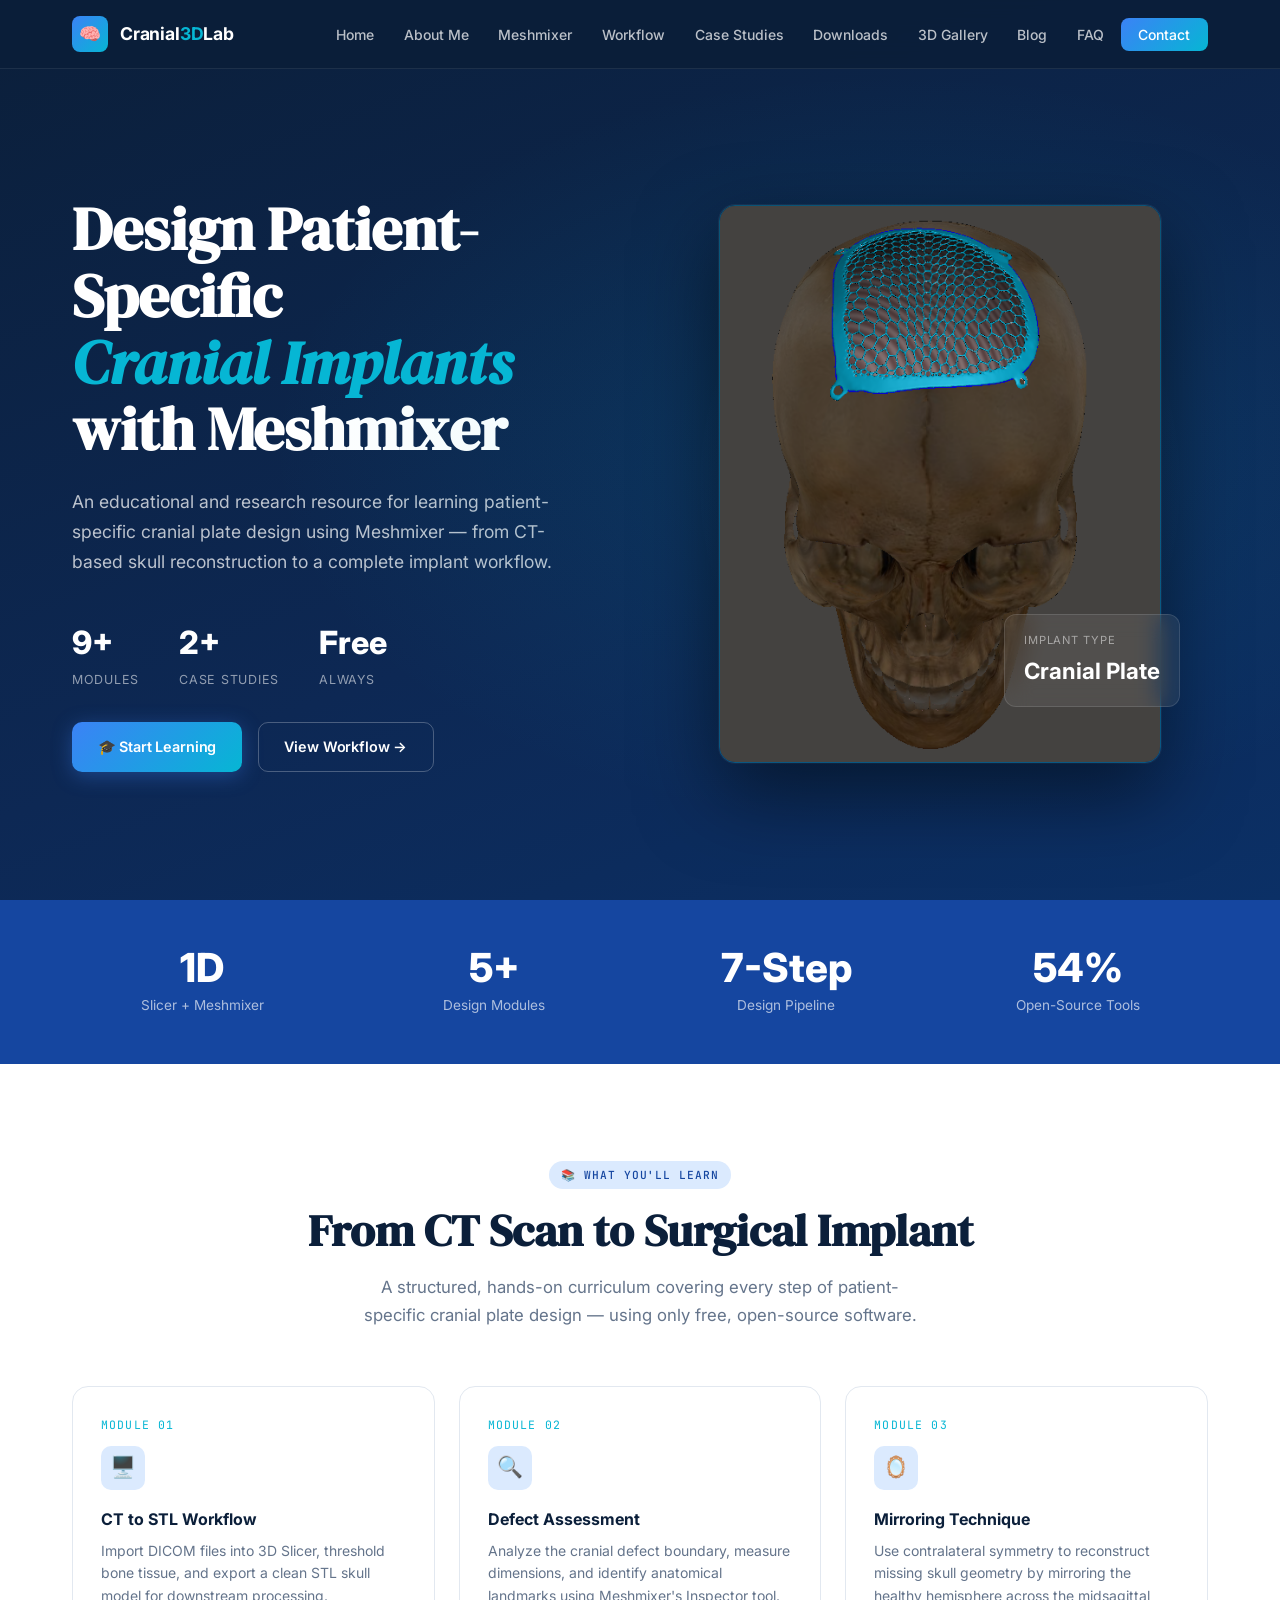
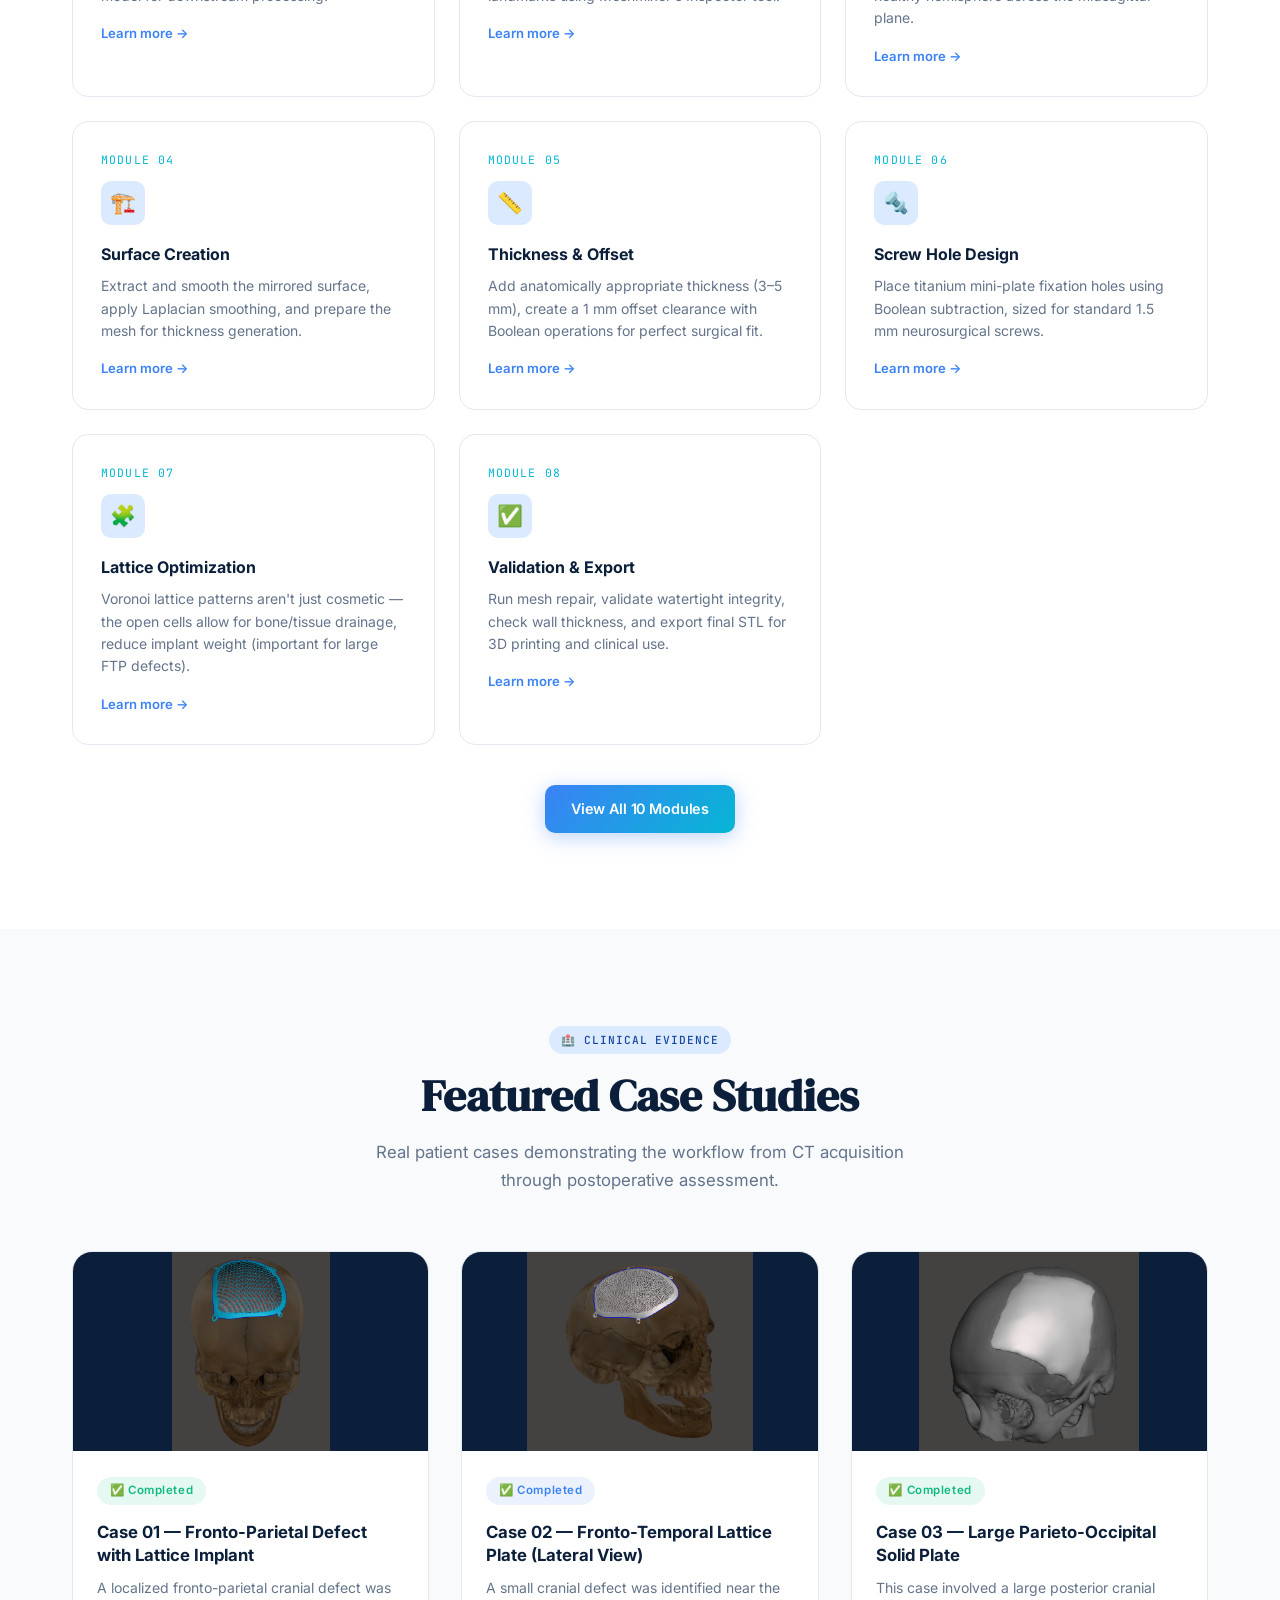
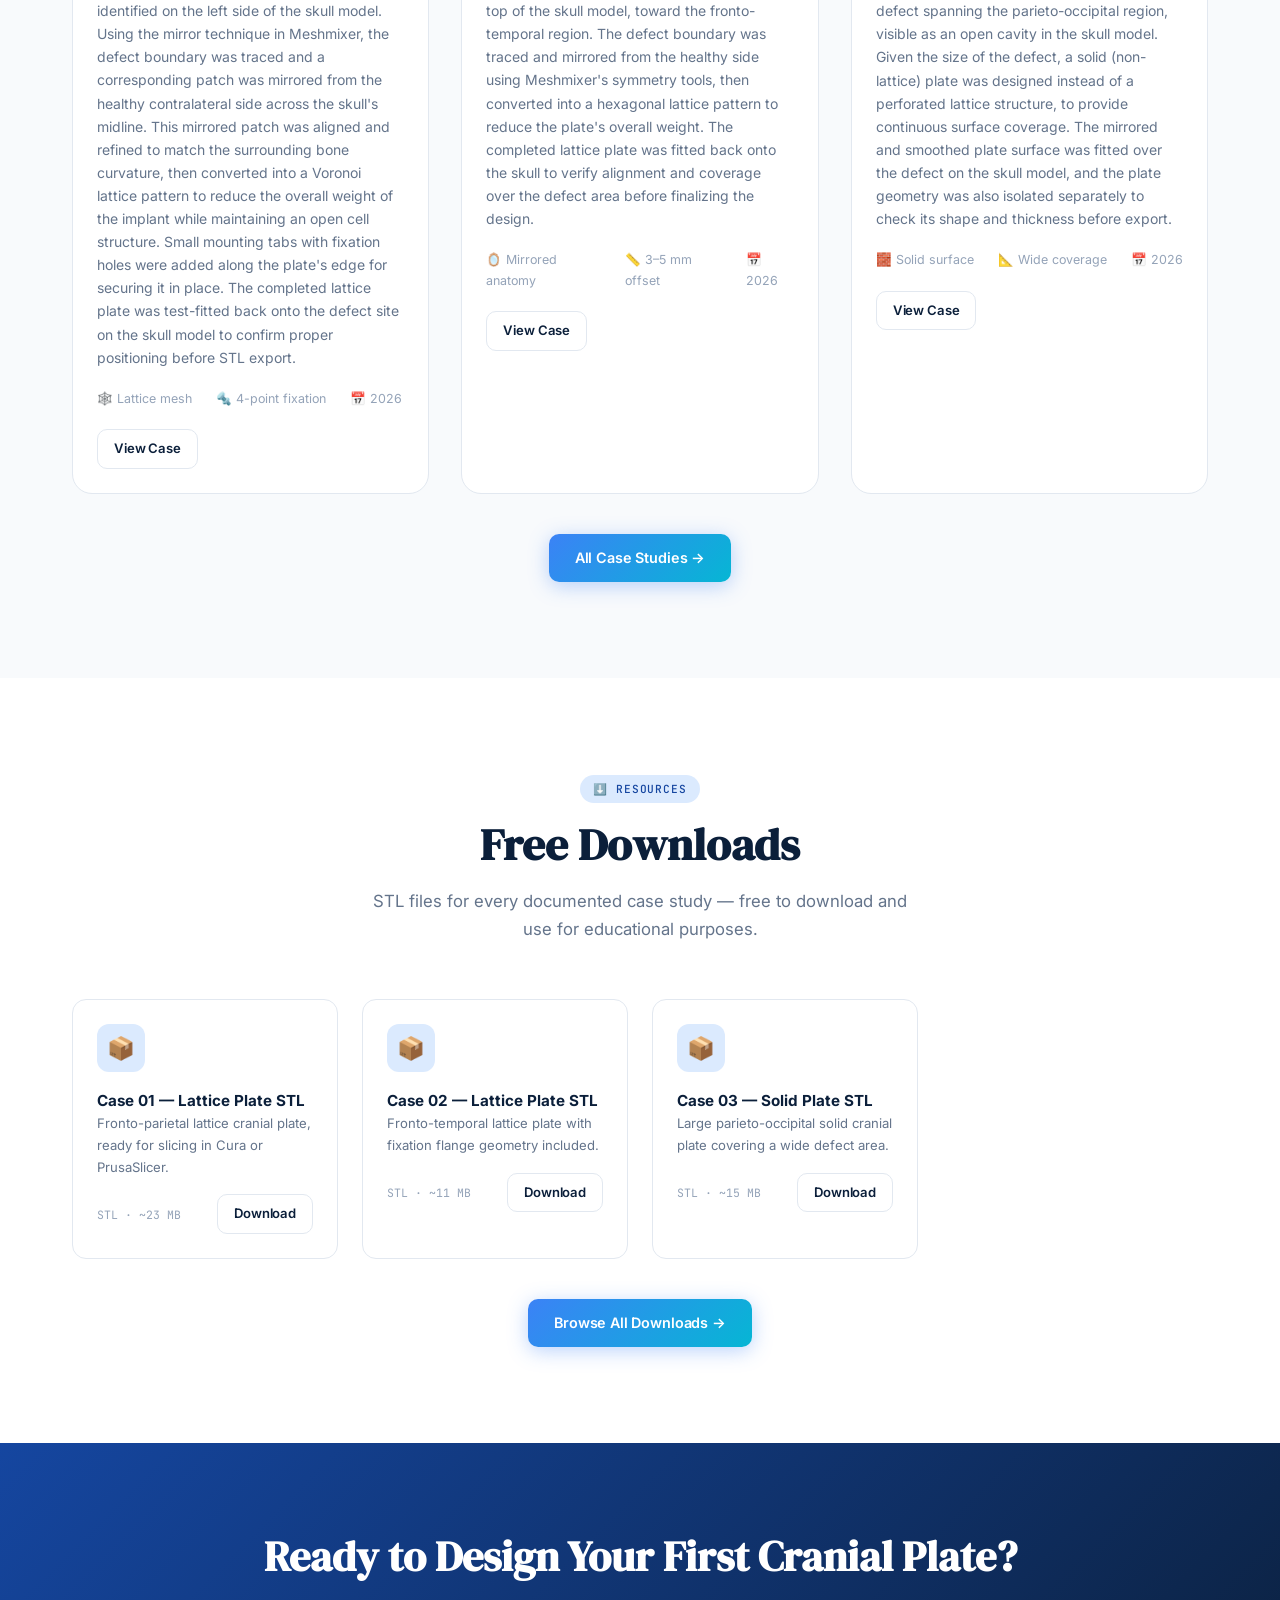
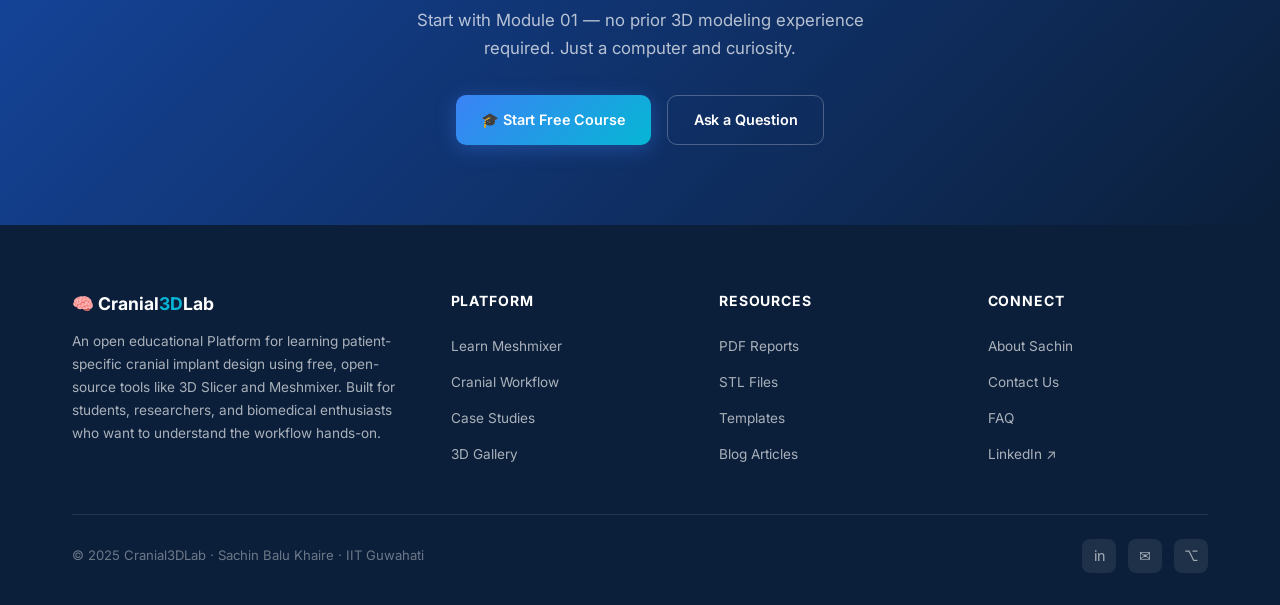
<file: index.html>
<!DOCTYPE html>
<html lang="en">
<head>
  <meta charset="UTF-8">
  <meta name="viewport" content="width=device-width, initial-scale=1.0">
  <meta name="description" content="Cranial3DLab — Open educational platform for patient-specific cranial implant design using Meshmixer, 3D Slicer, and PMMA molding techniques.">
  <title>Cranial3DLab — Patient-Specific Cranial Plate Design</title>
  <link rel="stylesheet" href="css/style.css">
  <link rel="icon" href="data:image/svg+xml,<svg xmlns='http://www.w3.org/2000/svg' viewBox='0 0 100 100'><text y='.9em' font-size='90'>🧠</text></svg>">
</head>
<body>

<div id="nav"></div>

<!-- ── HERO ── -->
<section class="hero" aria-label="Hero">
  <div class="hero__grid container">
    <div class="hero__text">
      <h1 class="hero__title">
        Design Patient-Specific<br>
        <em>Cranial Implants</em><br>
        with Meshmixer
      </h1>
      <p class="hero__desc">
        An educational and research resource for learning patient-specific cranial plate design using Meshmixer — from CT-based skull reconstruction to a complete implant workflow.
      </p>
      <div class="hero__stats">
        <div>
          <div class="hero__stat-num" data-count="10" data-suffix="+">10+</div>
          <div class="hero__stat-lbl">Modules</div>
        </div>
        <div>
          <div class="hero__stat-num" data-count="3" data-suffix="+">5+</div>
          <div class="hero__stat-lbl">Case Studies</div>
        </div>
        <div>
          <div class="hero__stat-num">Free</div>
          <div class="hero__stat-lbl">Always</div>
        </div>
      </div>
      <div class="hero__actions">
        <a href="meshmixer.html" class="btn btn--primary">🎓 Start Learning</a>
        <a href="workflow.html" class="btn btn--ghost">View Workflow →</a>
      </div>
    </div>
    <div class="hero__visual" aria-hidden="true">
      <div class="hero__skull-wrap">
        <div class="hero__skull-bg"></div>
        <div class="hero__stage">
          <img src="images/c12.png" alt="3D cranial implant visualization"
               class="hero__img hero__img--rotate">
        </div>
        <div class="hero__badge">
          <div class="hero__badge-label">Implant Type</div>
          <div class="hero__badge-value">Cranial Plate</div>
          
        </div>
      </div>
    </div>
  </div>
</section>

<!-- ── STATS STRIP ── -->
<div class="stats-strip">
  <div class="container">
    <div class="stats-strip__grid">
      <div class="stat-item">
        <div class="stat-item__num"><span data-count="3" data-suffix="D">3D</span></div>
        <div class="stat-item__lbl">Slicer + Meshmixer</div>
      </div>
      <div class="stat-item">
        <div class="stat-item__num"><span data-count="10" data-suffix="+">10+</span></div>
        <div class="stat-item__lbl">Design Modules</div>
      </div>
      <div class="stat-item">
        <div class="stat-item__num"><span data-count="13" data-suffix="-Step">13-Step</span></div>
        <div class="stat-item__lbl">Design Pipeline</div>
      </div>
      <div class="stat-item">
        <div class="stat-item__num"><span data-count="100" data-suffix="%">100%</span></div>
        <div class="stat-item__lbl">Open-Source Tools</div>
      </div>
    </div>
  </div>
</div>

<!-- ── PLATFORM INTRO ── -->
<section class="section" aria-labelledby="intro-heading">
  <div class="container">
    <div class="section-header reveal">
      <span class="tag">📚 What You'll Learn</span>
      <h2 id="intro-heading">From CT Scan to Surgical Implant</h2>
      <p>A structured, hands-on curriculum covering every step of patient-specific cranial plate design — using only free, open-source software.</p>
    </div>
    <div class="modules-grid">
      <!-- Module Cards -->
      <div class="module-card reveal">
        <div class="module-card__num">MODULE 01</div>
        <div class="module-card__icon">🖥️</div>
        <div class="module-card__title">CT to STL Workflow</div>
        <div class="module-card__desc">Import DICOM files into 3D Slicer, threshold bone tissue, and export a clean STL skull model for downstream processing.</div>
        <a href="meshmixer.html#ct-stl" class="module-card__link">Learn more →</a>
      </div>
      <div class="module-card reveal">
        <div class="module-card__num">MODULE 02</div>
        <div class="module-card__icon">🔍</div>
        <div class="module-card__title">Defect Assessment</div>
        <div class="module-card__desc">Analyze the cranial defect boundary, measure dimensions, and identify anatomical landmarks using Meshmixer's Inspector tool.</div>
        <a href="meshmixer.html#defect" class="module-card__link">Learn more →</a>
      </div>
      <div class="module-card reveal">
        <div class="module-card__num">MODULE 03</div>
        <div class="module-card__icon">🪞</div>
        <div class="module-card__title">Mirroring Technique</div>
        <div class="module-card__desc">Use contralateral symmetry to reconstruct missing skull geometry by mirroring the healthy hemisphere across the midsagittal plane.</div>
        <a href="meshmixer.html#mirror" class="module-card__link">Learn more →</a>
      </div>
      <div class="module-card reveal">
        <div class="module-card__num">MODULE 04</div>
        <div class="module-card__icon">🏗️</div>
        <div class="module-card__title">Surface Creation</div>
        <div class="module-card__desc">Extract and smooth the mirrored surface, apply Laplacian smoothing, and prepare the mesh for thickness generation.</div>
        <a href="meshmixer.html#surface" class="module-card__link">Learn more →</a>
      </div>
      <div class="module-card reveal">
        <div class="module-card__num">MODULE 05</div>
        <div class="module-card__icon">📏</div>
        <div class="module-card__title">Thickness & Offset</div>
        <div class="module-card__desc">Add anatomically appropriate thickness (3–5 mm), create a 1 mm offset clearance with Boolean operations for perfect surgical fit.</div>
        <a href="meshmixer.html#thickness" class="module-card__link">Learn more →</a>
      </div>
      <div class="module-card reveal">
        <div class="module-card__num">MODULE 06</div>
        <div class="module-card__icon">🔩</div>
        <div class="module-card__title">Screw Hole Design</div>
        <div class="module-card__desc">Place titanium mini-plate fixation holes using Boolean subtraction, sized for standard 1.5 mm neurosurgical screws.</div>
        <a href="meshmixer.html#screws" class="module-card__link">Learn more →</a>
      </div>
      <div class="module-card reveal">
        <div class="module-card__num">MODULE 07</div>
        <div class="module-card__icon">🧩</div>
        <div class="module-card__title">Lattice Optimization</div>
        <div class="module-card__desc">Voronoi lattice patterns aren't just cosmetic — the open cells allow for bone/tissue drainage, reduce implant weight (important for large FTP defects).</div>
        <a href="meshmixer.html#mold" class="module-card__link">Learn more →</a>
      </div>
      <div class="module-card reveal">
        <div class="module-card__num">MODULE 08</div>
        <div class="module-card__icon">✅</div>
        <div class="module-card__title">Validation & Export</div>
        <div class="module-card__desc">Run mesh repair, validate watertight integrity, check wall thickness, and export final STL for 3D printing and clinical use.</div>
        <a href="meshmixer.html#validate" class="module-card__link">Learn more →</a>
      </div>
    </div>
    <div style="text-align:center; margin-top:2.5rem;">
      <a href="meshmixer.html" class="btn btn--primary">View All 10 Modules</a>
    </div>
  </div>
</section>

<!-- ── WORKFLOW PREVIEW ── -->


<!-- ── FEATURED CASES ── -->
<section class="section section--alt" aria-labelledby="cases-heading">
  <div class="container">
    <div class="section-header reveal">
      <span class="tag">🏥 Clinical Evidence</span>
      <h2 id="cases-heading">Featured Case Studies</h2>
      <p>Real patient cases demonstrating the workflow from CT acquisition through postoperative assessment.</p>
    </div>
    <div class="cases-grid">
      <div class="case-card reveal">
        <div class="case-card__img">
          <img src="images/c12.png" alt="Case 01 lattice cranial plate - frontal view">
        </div>
        <div class="case-card__body">
          <div class="case-card__badge">✅ Completed</div>
          <div class="case-card__title">Case 01 — Fronto-Parietal Defect with Lattice Implant</div>
          <div class="case-card__desc">A localized fronto-parietal cranial defect was identified on the left side of the skull model. Using the mirror technique in Meshmixer, the defect boundary was traced and a corresponding patch was mirrored from the healthy contralateral side across the skull's midline. This mirrored patch was aligned and refined to match the surrounding bone curvature, then converted into a Voronoi lattice pattern to reduce the overall weight of the implant while maintaining an open cell structure. Small mounting tabs with fixation holes were added along the plate's edge for securing it in place. The completed lattice plate was test-fitted back onto the defect site on the skull model to confirm proper positioning before STL export.</div>
          <div class="case-card__meta">
            <span>🕸️ Lattice mesh</span>
            <span>🔩 4-point fixation</span>
            <span>📅 2026</span>
          </div>
          <div class="case-card__actions">
            <a href="cases.html#case1" class="btn btn--outline btn--sm">View Case</a>
          </div>
        </div>
      </div>
      <div class="case-card reveal">
        <div class="case-card__img">
          <img src="images/C0.png" alt="Case 02 lattice cranial plate - lateral view">
        </div>
        <div class="case-card__body">
          <div class="case-card__badge" style="color:var(--sky);background:rgba(59,130,246,0.1)">✅ Completed</div>
          <div class="case-card__title">Case 02 — Fronto-Temporal Lattice Plate (Lateral View)</div>
          <div class="case-card__desc">A small cranial defect was identified near the top of the skull model, toward the fronto-temporal region. The defect boundary was traced and mirrored from the healthy side using Meshmixer's symmetry tools, then converted into a hexagonal lattice pattern to reduce the plate's overall weight. The completed lattice plate was fitted back onto the skull to verify alignment and coverage over the defect area before finalizing the design.</div>
          <div class="case-card__meta">
            <span>🪞 Mirrored anatomy</span>
            <span>📏 3–5 mm offset</span>
            <span>📅 2026</span>
          </div>
          <div class="case-card__actions">
            <a href="cases.html#case2" class="btn btn--outline btn--sm">View Case</a>
            
          </div>
        </div>
      </div>
      <div class="case-card reveal">
        <div class="case-card__img">
          <img src="images/C6.png" alt="Case 03 solid cranial plate - posterior view">
        </div>
        <div class="case-card__body">
          <div class="case-card__badge">✅ Completed</div>
          <div class="case-card__title">Case 03 — Large Parieto-Occipital Solid Plate</div>
          <div class="case-card__desc">This case involved a large posterior cranial defect spanning the parieto-occipital region, visible as an open cavity in the skull model. Given the size of the defect, a solid (non-lattice) plate was designed instead of a perforated lattice structure, to provide continuous surface coverage. The mirrored and smoothed plate surface was fitted over the defect on the skull model, and the plate geometry was also isolated separately to check its shape and thickness before export.</div>
          <div class="case-card__meta">
            <span>🧱 Solid surface</span>
            <span>📐 Wide coverage</span>
            <span>📅 2026</span>
          </div>
          <div class="case-card__actions">
            <a href="cases.html#case3" class="btn btn--outline btn--sm">View Case</a>
           
          </div>
        </div>
      </div>
    </div>
    <div style="text-align:center;margin-top:2.5rem">
      <a href="cases.html" class="btn btn--primary">All Case Studies →</a>
    </div>
  </div>
</section>

<!-- ── DOWNLOADS PREVIEW ── -->
<section class="section" aria-labelledby="dl-heading">
  <div class="container">
    <div class="section-header reveal">
      <span class="tag">⬇️ Resources</span>
      <h2 id="dl-heading">Free Downloads</h2>
      <p>STL files for every documented case study — free to download and use for educational purposes.</p>
    </div>
    <div class="downloads-grid">
      <div class="dl-card reveal">
        <div class="dl-card__icon dl-card__icon--stl">📦</div>
        <div>
          <div class="dl-card__title">Case 01 — Lattice Plate STL</div>
          <div class="dl-card__desc">Fronto-parietal lattice cranial plate, ready for slicing in Cura or PrusaSlicer.</div>
        </div>
        <div style="display:flex;justify-content:space-between;align-items:center">
          <span class="dl-card__size">STL · ~23 MB</span>
          <a href="https://drive.google.com/uc?export=download&id=1eTQHZbvL0Z_E25LLpORDqT32p-hgp5Wa" class="btn btn--outline btn--sm">Download</a>
        </div>
      </div>
      <div class="dl-card reveal">
        <div class="dl-card__icon dl-card__icon--stl">📦</div>
        <div>
          <div class="dl-card__title">Case 02 — Lattice Plate STL</div>
          <div class="dl-card__desc">Fronto-temporal lattice plate with fixation flange geometry included.</div>
        </div>
        <div style="display:flex;justify-content:space-between;align-items:center">
          <span class="dl-card__size">STL · ~11 MB</span>
          <a href="https://drive.google.com/uc?export=download&id=1eIOvOpeAMPGBAzBBVthCNqMeSbG-tsQP" class="btn btn--outline btn--sm">Download</a>
        </div>
      </div>
      <div class="dl-card reveal">
        <div class="dl-card__icon dl-card__icon--stl">📦</div>
        <div>
          <div class="dl-card__title">Case 03 — Solid Plate STL</div>
          <div class="dl-card__desc">Large parieto-occipital solid cranial plate covering a wide defect area.</div>
        </div>
        <div style="display:flex;justify-content:space-between;align-items:center">
          <span class="dl-card__size">STL · ~15 MB</span>
          <a href="https://drive.google.com/uc?export=download&id=11BoJ0OZD9TL2_WOunKxIfTIgVYHZVfiW" class="btn btn--outline btn--sm">Download</a>
        </div>
      </div>
    </div>
    <div style="text-align:center;margin-top:2.5rem">
      <a href="downloads.html" class="btn btn--primary">Browse All Downloads →</a>
    </div>
  </div>
</section>

<!-- ── 3D GALLERY PREVIEW ── -->


<!-- ── CTA STRIP ── -->
<section style="background:linear-gradient(135deg,var(--cobalt),var(--navy));padding:5rem 0;text-align:center">
  <div class="container">
    <div class="reveal">
      <h2 style="font-family:var(--display);font-size:clamp(1.8rem,4vw,2.6rem);color:var(--white);margin-bottom:1rem">Ready to Design Your First Cranial Plate?</h2>
      <p style="color:rgba(255,255,255,.7);max-width:500px;margin:0 auto 2rem;font-size:1.05rem">Start with Module 01 — no prior 3D modeling experience required. Just a computer and curiosity.</p>
      <div style="display:flex;gap:1rem;justify-content:center;flex-wrap:wrap">
        <a href="meshmixer.html" class="btn btn--primary">🎓 Start Free Course</a>
        <a href="contact.html" class="btn btn--ghost">Ask a Question</a>
      </div>
    </div>
  </div>
</section>

<div id="footer"></div>
<div class="toast"></div>

<script src="js/components.js"></script>
<script src="js/main.js"></script>
</body>
</html>
</file>
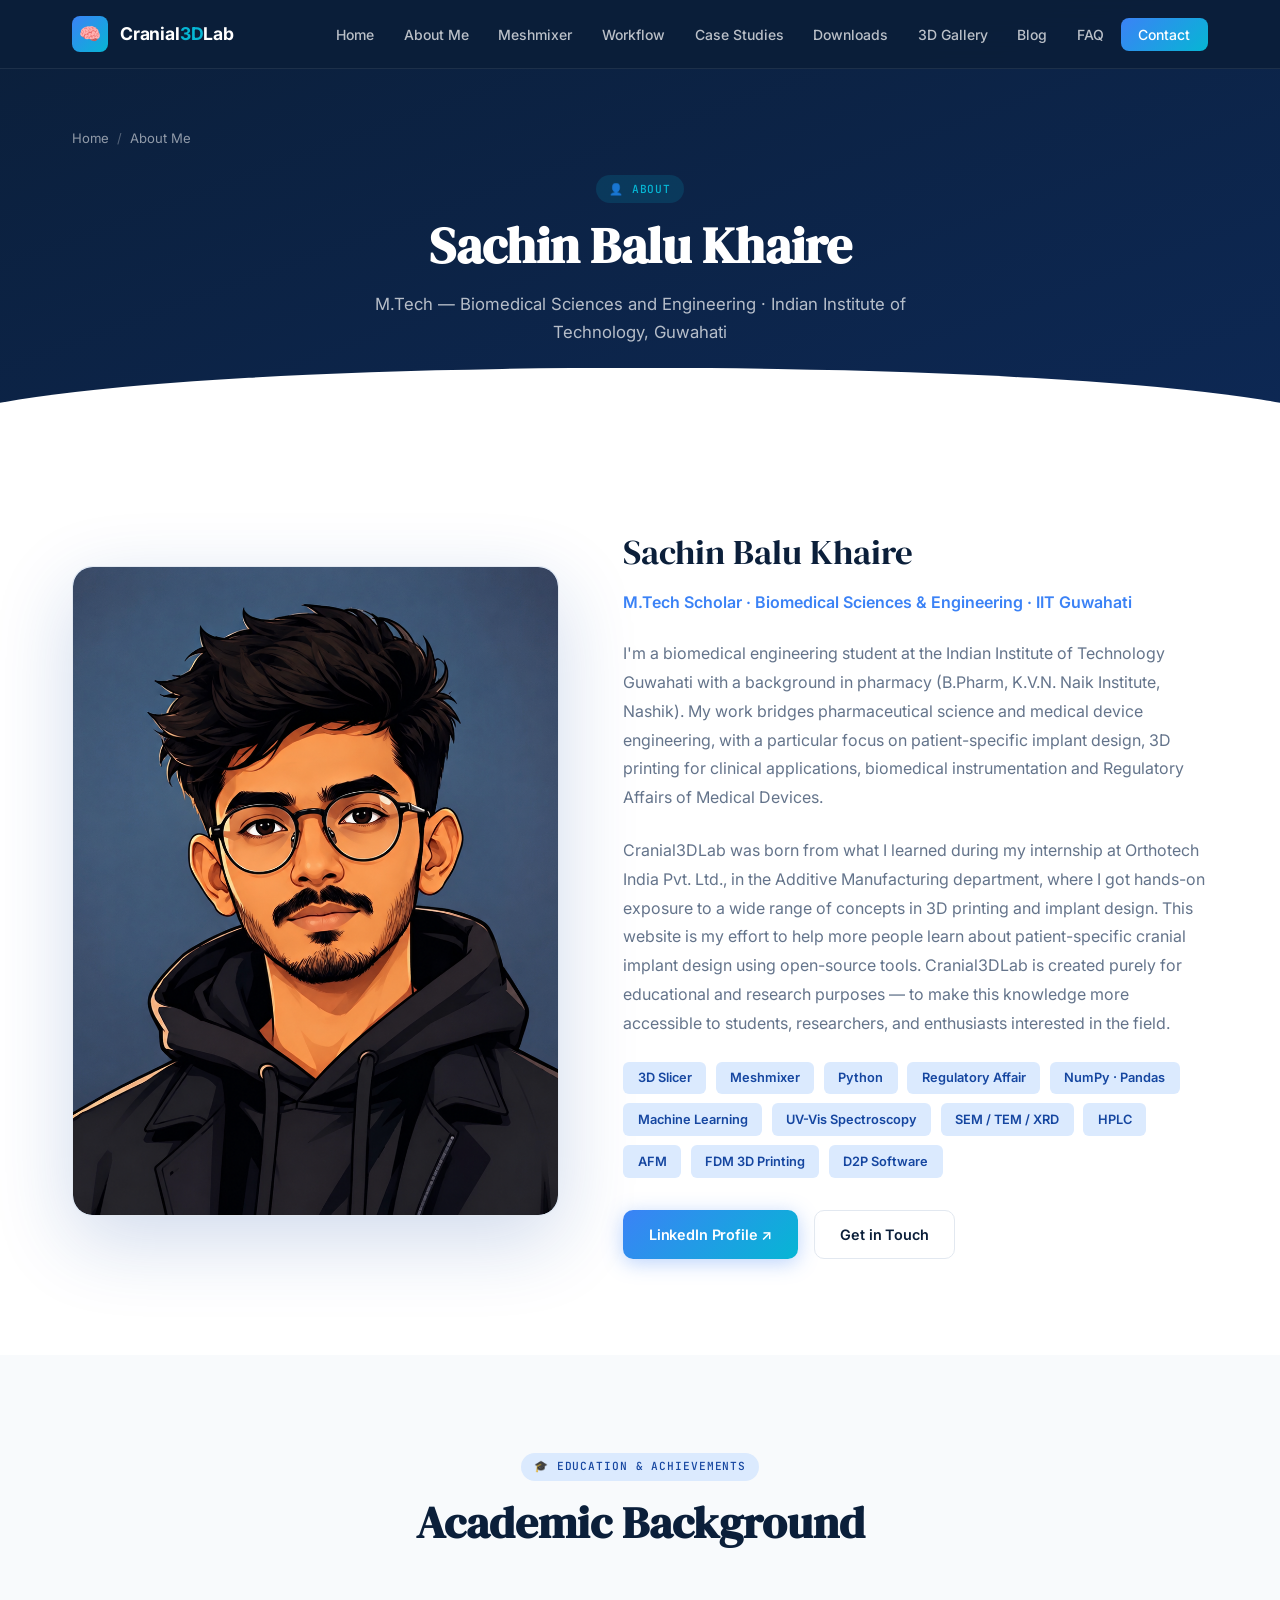
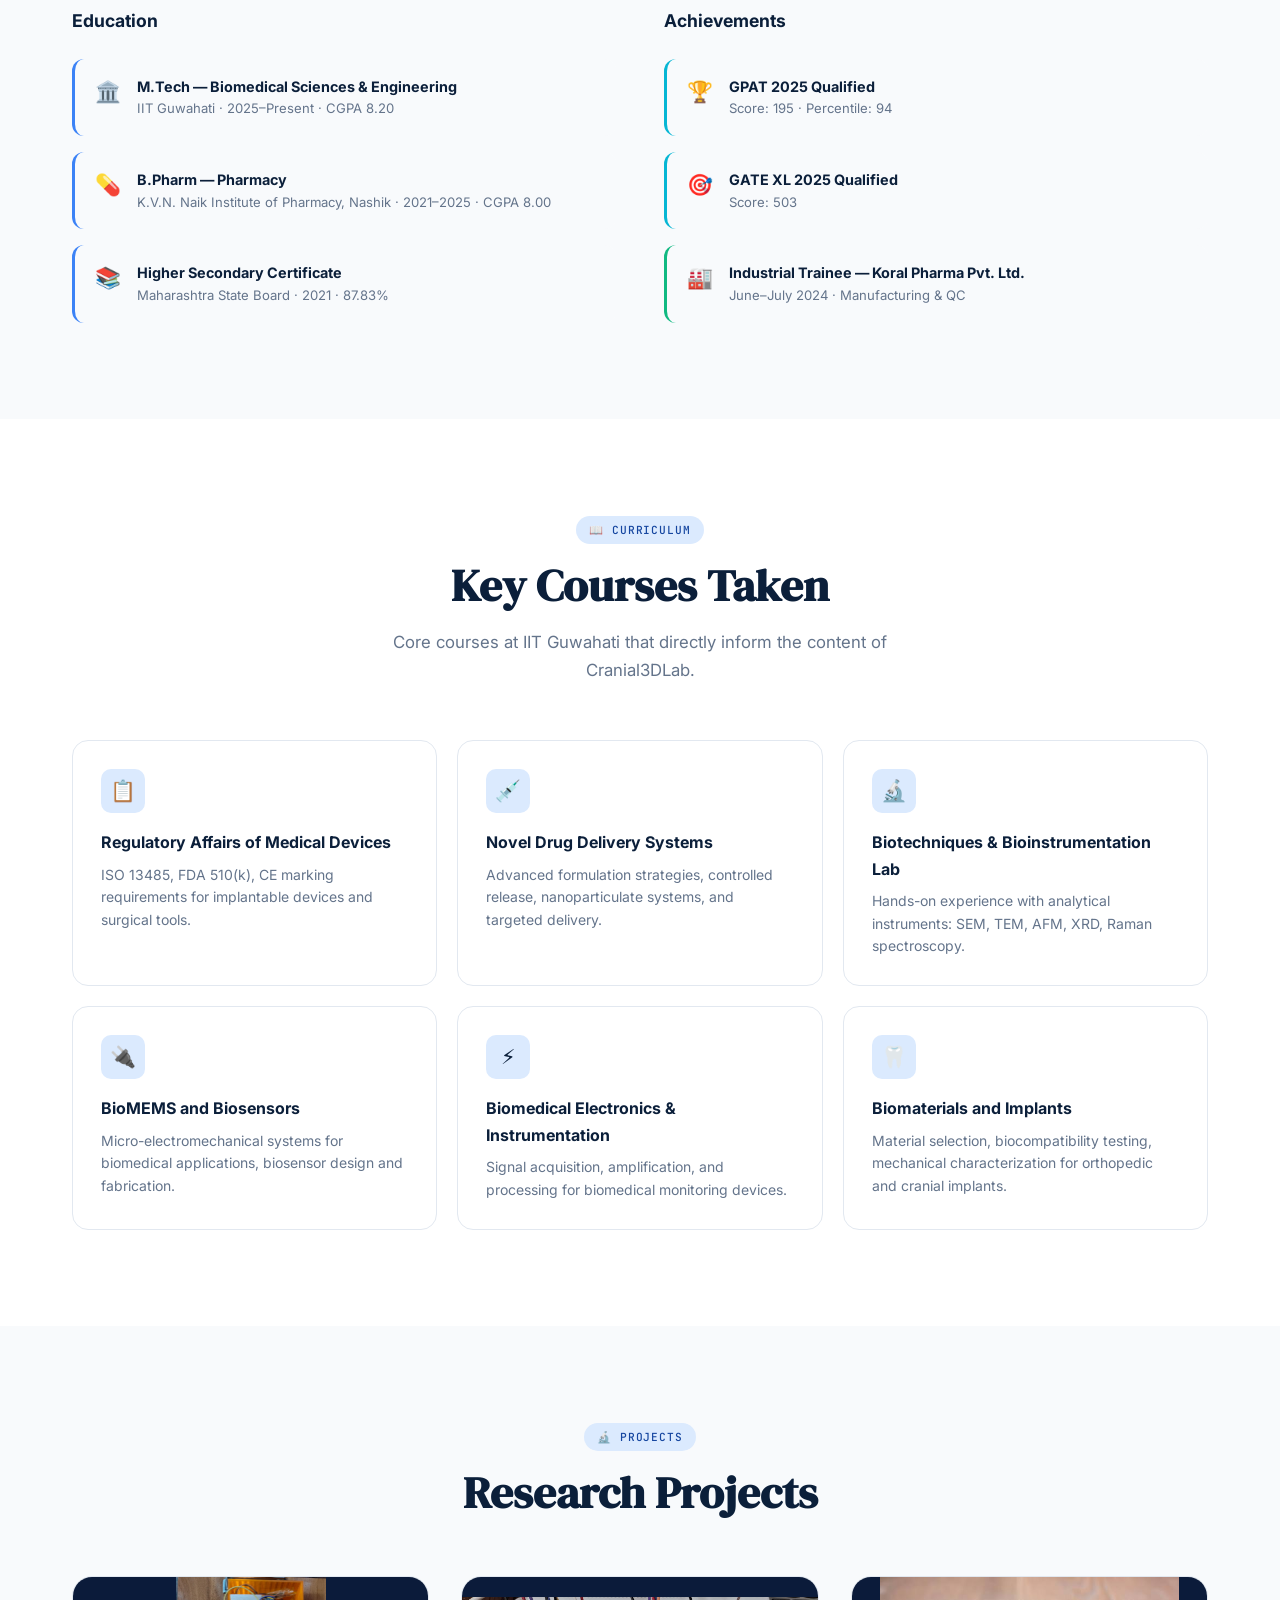
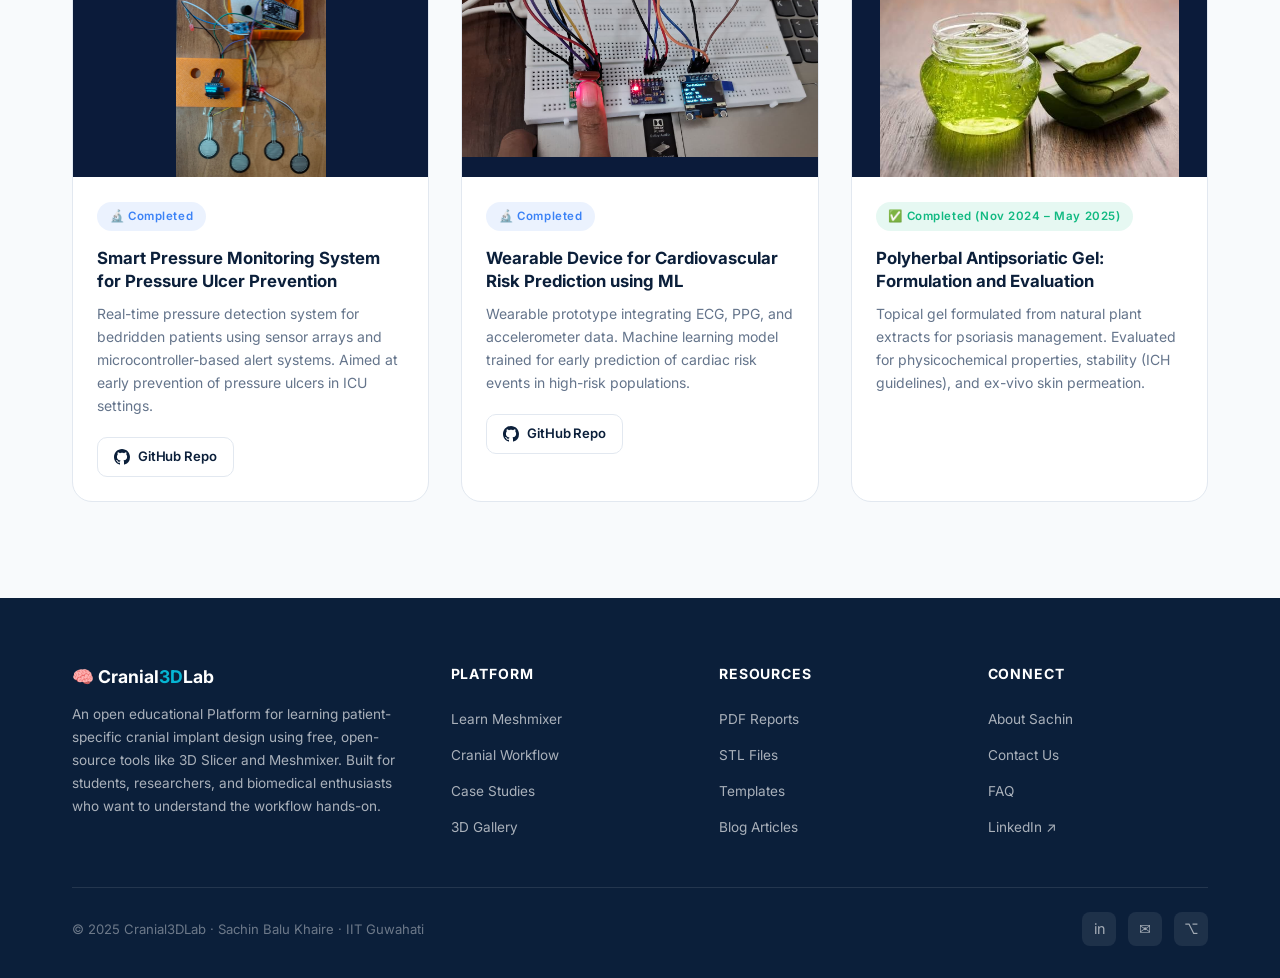
<file: about.html>
<!DOCTYPE html>
<html lang="en">
<head>
  <meta charset="UTF-8">
  <meta name="viewport" content="width=device-width, initial-scale=1.0">
  <meta name="description" content="About Sachin Balu Khaire — M.Tech student at IIT Guwahati specializing in Biomedical Sciences and Engineering.">
  <title>About Me — Cranial3DLab</title>
  <link rel="stylesheet" href="css/style.css">
  <link rel="icon" href="data:image/svg+xml,<svg xmlns='http://www.w3.org/2000/svg' viewBox='0 0 100 100'><text y='.9em' font-size='90'>🧠</text></svg>">
</head>
<body>
<div id="nav"></div>

<div class="page-hero">
  <div class="container">
    <div class="breadcrumb"><a href="index.html">Home</a><span>/</span>About Me</div>
    <span class="tag" style="color:var(--accent);background:rgba(6,182,212,.15)">👤 About</span>
    <h1 style="margin-top:.75rem">Sachin Balu Khaire</h1>
    <p>M.Tech — Biomedical Sciences and Engineering · Indian Institute of Technology, Guwahati</p>
  </div>
</div>

<section class="section">
  <div class="container">
    <div class="about-grid">
      <div class="reveal reveal--left">
        <div class="about-photo">
          <img src="images/sa.png" alt="Sachin Balu Khaire" style="width:100%;height:100%;object-fit:cover;border-radius:inherit">
        </div>
      </div>
      <div class="reveal reveal--right">
        <div class="about__name">Sachin Balu Khaire</div>
        <div class="about__role">M.Tech Scholar · Biomedical Sciences & Engineering · IIT Guwahati</div>
        <p class="about__bio">
          I'm a biomedical engineering student at the Indian Institute of Technology Guwahati with a background in pharmacy (B.Pharm, K.V.N. Naik Institute, Nashik). My work bridges pharmaceutical science and medical device engineering, with a particular focus on patient-specific implant design, 3D printing for clinical applications, biomedical instrumentation and Regulatory Affairs of Medical Devices.
        </p>
        <p class="about__bio">
          Cranial3DLab was born from what I learned during my internship at Orthotech India Pvt. Ltd., in the Additive Manufacturing department, where I got hands-on exposure to a wide range of concepts in 3D printing and implant design. This website is my effort to help more people learn about patient-specific cranial implant design using open-source tools. Cranial3DLab is created purely for educational and research purposes — to make this knowledge more accessible to students, researchers, and enthusiasts interested in the field.
        </p>

        <div class="skills-list">
          <span class="skill-tag">3D Slicer</span>
          <span class="skill-tag">Meshmixer</span>
          <span class="skill-tag">Python</span>
          <span class="skill-tag">Regulatory Affair</span>
          <span class="skill-tag">NumPy · Pandas</span>
          <span class="skill-tag">Machine Learning</span>
          <span class="skill-tag">UV-Vis Spectroscopy</span>
          <span class="skill-tag">SEM / TEM / XRD</span>
          <span class="skill-tag">HPLC</span>
          <span class="skill-tag">AFM</span>
          <span class="skill-tag">FDM 3D Printing</span>
          <span class="skill-tag">D2P Software</span>
        </div>

        <div style="display:flex;gap:1rem;flex-wrap:wrap">
          <a href="https://www.linkedin.com/in/skhaire2812" target="_blank" rel="noopener" class="btn btn--primary">LinkedIn Profile ↗</a>
          <a href="contact.html" class="btn btn--outline">Get in Touch</a>
        </div>
      </div>
    </div>
  </div>
</section>

<!-- EDUCATION & CREDENTIALS -->
<section class="section section--alt">
  <div class="container">
    <div class="section-header reveal">
      <span class="tag">🎓 Education & Achievements</span>
      <h2>Academic Background</h2>
    </div>
    <div style="display:grid;grid-template-columns:1fr 1fr;gap:3rem">
      <div class="reveal">
        <h3 style="margin-bottom:1.5rem;font-size:1.1rem;font-weight:700">Education</h3>
        <div class="credential-list">
          <div class="credential">
            <div class="credential__icon">🏛️</div>
            <div>
              <div class="credential__title">M.Tech — Biomedical Sciences & Engineering</div>
              <div class="credential__sub">IIT Guwahati · 2025–Present · CGPA 8.20</div>
            </div>
          </div>
          <div class="credential">
            <div class="credential__icon">💊</div>
            <div>
              <div class="credential__title">B.Pharm — Pharmacy</div>
              <div class="credential__sub">K.V.N. Naik Institute of Pharmacy, Nashik · 2021–2025 · CGPA 8.00</div>
            </div>
          </div>
          <div class="credential">
            <div class="credential__icon">📚</div>
            <div>
              <div class="credential__title">Higher Secondary Certificate</div>
              <div class="credential__sub">Maharashtra State Board · 2021 · 87.83%</div>
            </div>
          </div>
        </div>
      </div>
      <div class="reveal">
        <h3 style="margin-bottom:1.5rem;font-size:1.1rem;font-weight:700">Achievements</h3>
        <div class="credential-list">
          <div class="credential" style="border-left-color:var(--accent)">
            <div class="credential__icon">🏆</div>
            <div>
              <div class="credential__title">GPAT 2025 Qualified</div>
              <div class="credential__sub">Score: 195 · Percentile: 94</div>
            </div>
          </div>
          <div class="credential" style="border-left-color:var(--accent)">
            <div class="credential__icon">🎯</div>
            <div>
              <div class="credential__title">GATE XL 2025 Qualified</div>
              <div class="credential__sub">Score: 503</div>
            </div>
          </div>
          <div class="credential" style="border-left-color:var(--success)">
            <div class="credential__icon">🏭</div>
            <div>
              <div class="credential__title">Industrial Trainee — Koral Pharma Pvt. Ltd.</div>
              <div class="credential__sub">June–July 2024 · Manufacturing & QC</div>
            </div>
          </div>
        </div>
      </div>
    </div>
  </div>
</section>

<!-- KEY COURSES -->
<section class="section">
  <div class="container">
    <div class="section-header reveal">
      <span class="tag">📖 Curriculum</span>
      <h2>Key Courses Taken</h2>
      <p>Core courses at IIT Guwahati that directly inform the content of Cranial3DLab.</p>
    </div>
    <div style="display:grid;grid-template-columns:repeat(auto-fill,minmax(280px,1fr));gap:1.25rem">
      <div class="module-card reveal"><div class="module-card__icon">📋</div><div class="module-card__title">Regulatory Affairs of Medical Devices</div><div class="module-card__desc">ISO 13485, FDA 510(k), CE marking requirements for implantable devices and surgical tools.</div></div>
      <div class="module-card reveal"><div class="module-card__icon">💉</div><div class="module-card__title">Novel Drug Delivery Systems</div><div class="module-card__desc">Advanced formulation strategies, controlled release, nanoparticulate systems, and targeted delivery.</div></div>
      <div class="module-card reveal"><div class="module-card__icon">🔬</div><div class="module-card__title">Biotechniques & Bioinstrumentation Lab</div><div class="module-card__desc">Hands-on experience with analytical instruments: SEM, TEM, AFM, XRD, Raman spectroscopy.</div></div>
      <div class="module-card reveal"><div class="module-card__icon">🔌</div><div class="module-card__title">BioMEMS and Biosensors</div><div class="module-card__desc">Micro-electromechanical systems for biomedical applications, biosensor design and fabrication.</div></div>
      <div class="module-card reveal"><div class="module-card__icon">⚡</div><div class="module-card__title">Biomedical Electronics & Instrumentation</div><div class="module-card__desc">Signal acquisition, amplification, and processing for biomedical monitoring devices.</div></div>
      <div class="module-card reveal"><div class="module-card__icon">🦷</div><div class="module-card__title">Biomaterials and Implants</div><div class="module-card__desc">Material selection, biocompatibility testing, mechanical characterization for orthopedic and cranial implants.</div></div>
    </div>
  </div>
</section>

<!-- PROJECTS -->
<section class="section section--alt">
  <div class="container">
    <div class="section-header reveal">
      <span class="tag">🔬 Projects</span>
      <h2>Research Projects</h2>
    </div>
    <div class="cases-grid">
      <div class="case-card reveal">
        <div class="case-card__img" style="height:200px;overflow:hidden;background:#0B1B3A">
          <img src="images/Prototype image Bed.jpeg" alt="Smart Pressure Monitoring System prototype" style="width:100%;height:100%;object-fit:contain">
        </div>
        <div class="case-card__body">
          <div class="case-card__badge" style="color:var(--sky);background:rgba(59,130,246,.1)">🔬 Completed</div>
          <div class="case-card__title">Smart Pressure Monitoring System for Pressure Ulcer Prevention</div>
          <div class="case-card__desc">Real-time pressure detection system for bedridden patients using sensor arrays and microcontroller-based alert systems. Aimed at early prevention of pressure ulcers in ICU settings.</div>
          <div style="margin-top:1rem">
            <a href="https://github.com/khairesachin101-Rock/smart-bedsore-monitoring" target="_blank" rel="noopener" class="btn btn--outline btn--sm" style="display:inline-flex;align-items:center;gap:.5rem">
              <svg height="16" width="16" viewBox="0 0 16 16" fill="currentColor" aria-hidden="true"><path d="M8 0C3.58 0 0 3.58 0 8c0 3.54 2.29 6.53 5.47 7.59.4.07.55-.17.55-.38 0-.19-.01-.82-.01-1.49-2.01.37-2.53-.49-2.69-.94-.09-.23-.48-.94-.82-1.13-.28-.15-.68-.52-.01-.53.63-.01 1.08.58 1.23.82.72 1.21 1.87.87 2.33.66.07-.52.28-.87.51-1.07-1.78-.2-3.64-.89-3.64-3.95 0-.87.31-1.59.82-2.15-.08-.2-.36-1.02.08-2.12 0 0 .67-.21 2.2.82.64-.18 1.32-.27 2-.27.68 0 1.36.09 2 .27 1.53-1.04 2.2-.82 2.2-.82.44 1.1.16 1.92.08 2.12.51.56.82 1.27.82 2.15 0 3.07-1.87 3.75-3.65 3.95.29.25.54.73.54 1.48 0 1.07-.01 1.93-.01 2.2 0 .21.15.46.55.38A8.01 8.01 0 0 0 16 8c0-4.42-3.58-8-8-8z"/></svg>
              GitHub Repo
            </a>
          </div>
        </div>
      </div>
      <div class="case-card reveal">
        <div class="case-card__img" style="height:200px;overflow:hidden;background:#0B1B3A">
          <img src="images/pro.jpeg" alt="Wearable device prototype for cardiovascular risk prediction" style="width:100%;height:100%;object-fit:contain">
        </div>
        <div class="case-card__body">
          <div class="case-card__badge" style="color:var(--sky);background:rgba(59,130,246,.1)">🔬 Completed</div>
          <div class="case-card__title">Wearable Device for Cardiovascular Risk Prediction using ML</div>
          <div class="case-card__desc">Wearable prototype integrating ECG, PPG, and accelerometer data. Machine learning model trained for early prediction of cardiac risk events in high-risk populations.</div>
          <div style="margin-top:1rem">
            <a href="https://github.com/khairesachin101-Rock/CardioGuard-Band" target="_blank" rel="noopener" class="btn btn--outline btn--sm" style="display:inline-flex;align-items:center;gap:.5rem">
              <svg height="16" width="16" viewBox="0 0 16 16" fill="currentColor" aria-hidden="true"><path d="M8 0C3.58 0 0 3.58 0 8c0 3.54 2.29 6.53 5.47 7.59.4.07.55-.17.55-.38 0-.19-.01-.82-.01-1.49-2.01.37-2.53-.49-2.69-.94-.09-.23-.48-.94-.82-1.13-.28-.15-.68-.52-.01-.53.63-.01 1.08.58 1.23.82.72 1.21 1.87.87 2.33.66.07-.52.28-.87.51-1.07-1.78-.2-3.64-.89-3.64-3.95 0-.87.31-1.59.82-2.15-.08-.2-.36-1.02.08-2.12 0 0 .67-.21 2.2.82.64-.18 1.32-.27 2-.27.68 0 1.36.09 2 .27 1.53-1.04 2.2-.82 2.2-.82.44 1.1.16 1.92.08 2.12.51.56.82 1.27.82 2.15 0 3.07-1.87 3.75-3.65 3.95.29.25.54.73.54 1.48 0 1.07-.01 1.93-.01 2.2 0 .21.15.46.55.38A8.01 8.01 0 0 0 16 8c0-4.42-3.58-8-8-8z"/></svg>
              GitHub Repo
            </a>
          </div>
        </div>
      </div>
      <div class="case-card reveal">
        <div class="case-card__img" style="height:200px;overflow:hidden;background:#0B1B3A">
          <img src="images/aloe.jfif" alt="Polyherbal antipsoriatic gel formulation" style="width:100%;height:100%;object-fit:contain">
        </div>
        <div class="case-card__body">
          <div class="case-card__badge">✅ Completed (Nov 2024 – May 2025)</div>
          <div class="case-card__title">Polyherbal Antipsoriatic Gel: Formulation and Evaluation</div>
          <div class="case-card__desc">Topical gel formulated from natural plant extracts for psoriasis management. Evaluated for physicochemical properties, stability (ICH guidelines), and ex-vivo skin permeation.</div>
        </div>
      </div>
    </div>
  </div>
</section>

<div id="footer"></div>
<script src="js/components.js"></script>
<script src="js/main.js"></script>
</body>
</html>
</file>
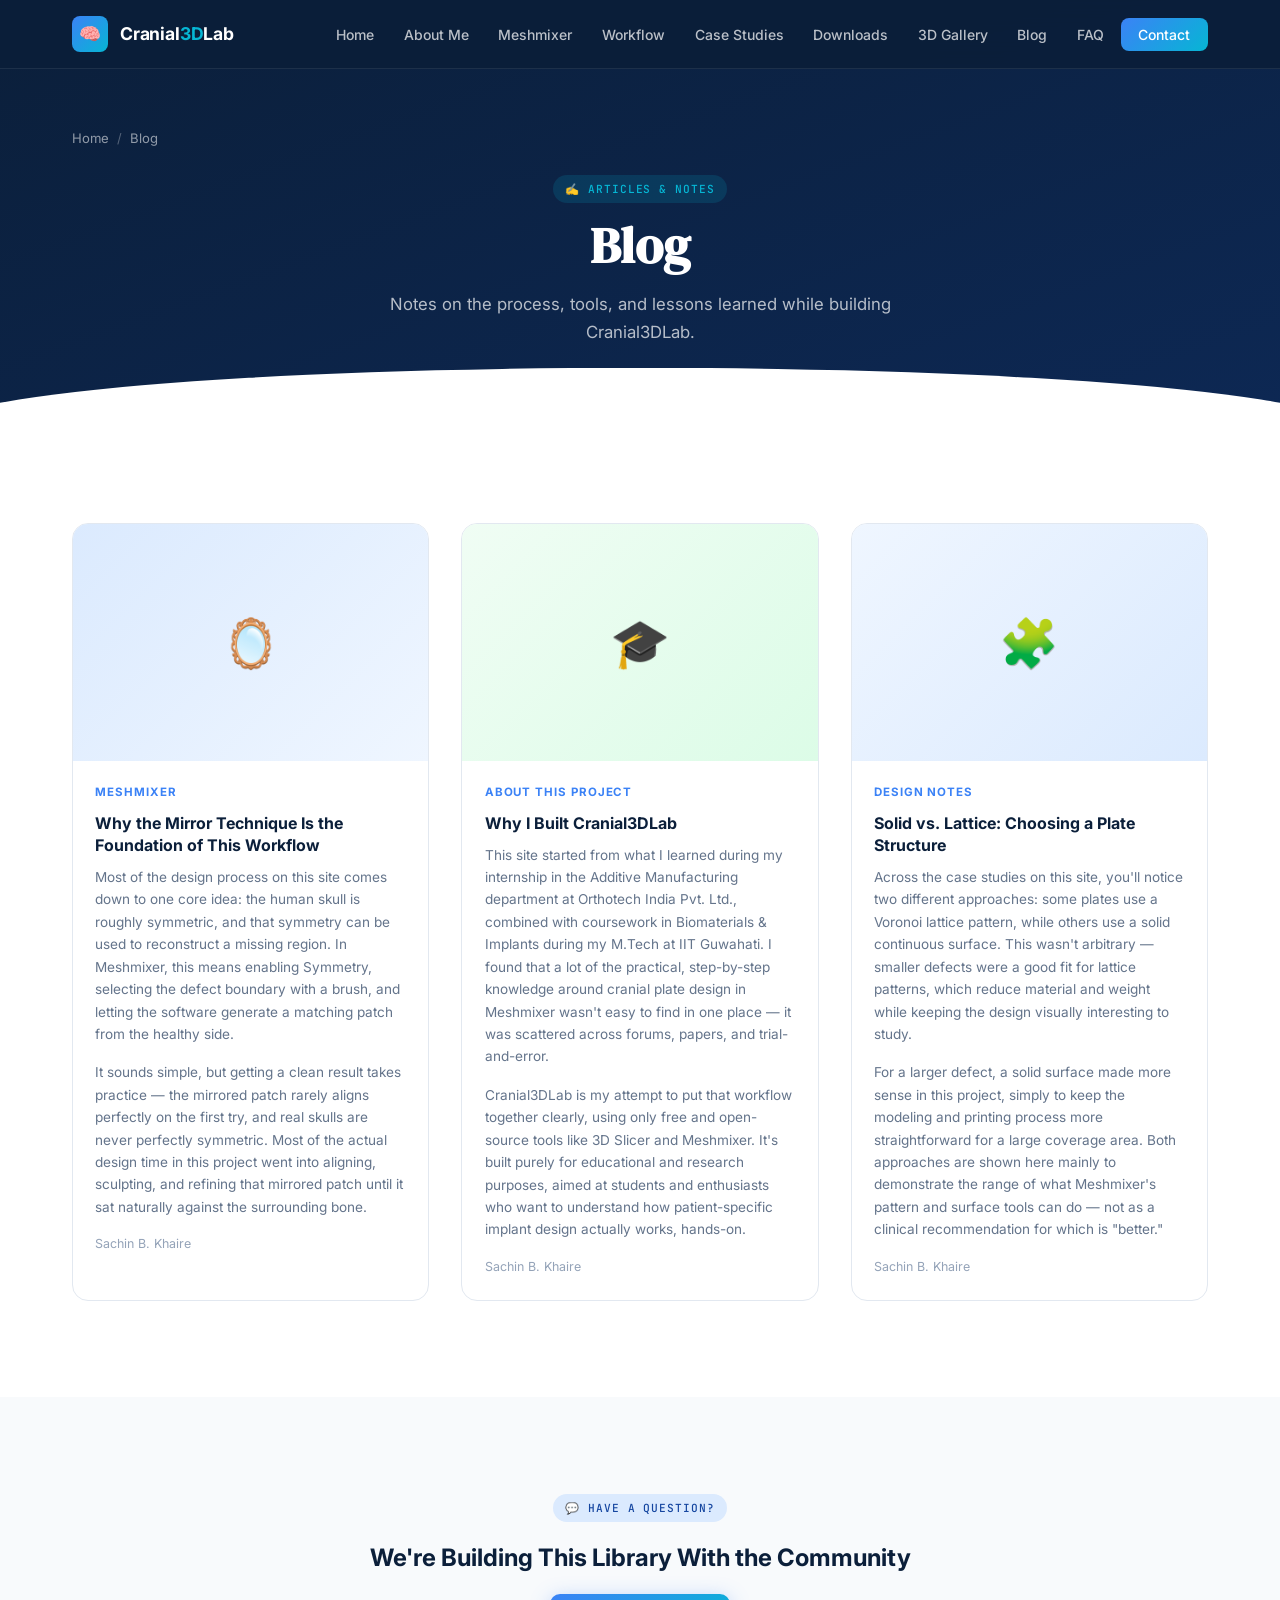
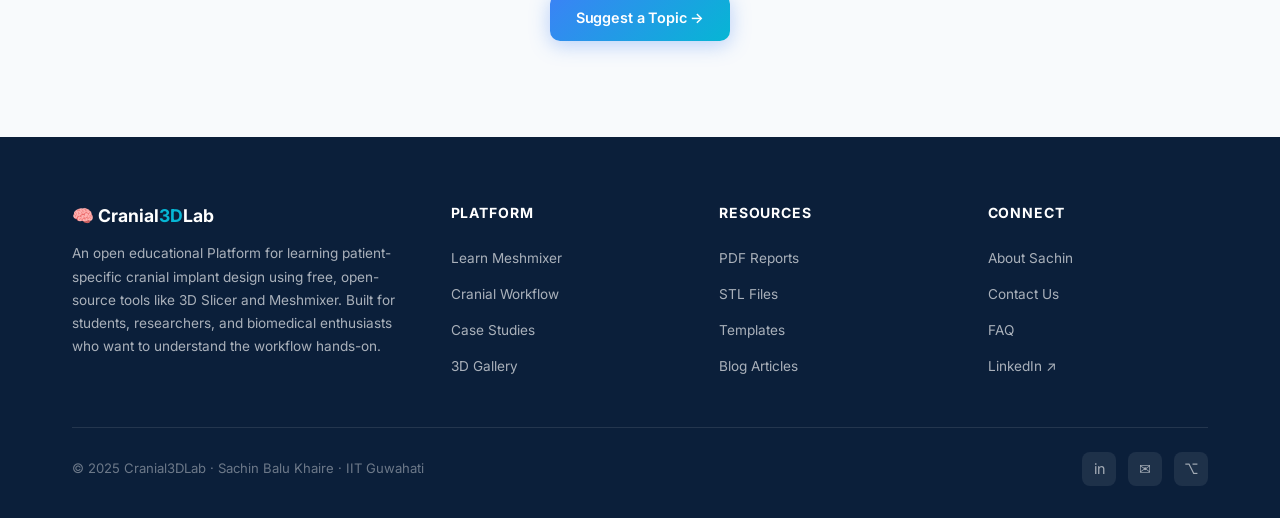
<file: blog.html>
<!DOCTYPE html>
<html lang="en">
<head>
  <meta charset="UTF-8">
  <meta name="viewport" content="width=device-width, initial-scale=1.0">
  <meta name="description" content="Articles on cranial plate design and Meshmixer techniques.">
  <title>Blog — Cranial3DLab</title>
  <link rel="stylesheet" href="css/style.css">
  <link rel="icon" href="data:image/svg+xml,<svg xmlns='http://www.w3.org/2000/svg' viewBox='0 0 100 100'><text y='.9em' font-size='90'>🧠</text></svg>">
</head>
<body>
<div id="nav"></div>

<div class="page-hero">
  <div class="container">
    <div class="breadcrumb"><a href="index.html">Home</a><span>/</span>Blog</div>
    <span class="tag" style="color:var(--accent);background:rgba(6,182,212,.15)">✍️ Articles &amp; Notes</span>
    <h1 style="margin-top:.75rem">Blog</h1>
    <p>Notes on the process, tools, and lessons learned while building Cranial3DLab.</p>
  </div>
</div>

<section class="section">
  <div class="container">
    <div class="blog-grid">

      <div class="blog-card reveal">
        <div class="blog-card__img" style="display:flex;align-items:center;justify-content:center;font-size:3rem;background:linear-gradient(135deg,var(--ice),var(--ice-light))">🪞</div>
        <div class="blog-card__body">
          <div class="blog-card__cat">Meshmixer</div>
          <div class="blog-card__title">Why the Mirror Technique Is the Foundation of This Workflow</div>
          <div class="blog-card__exc">
            Most of the design process on this site comes down to one core idea: the human skull is roughly symmetric, and that symmetry can be used to reconstruct a missing region. In Meshmixer, this means enabling Symmetry, selecting the defect boundary with a brush, and letting the software generate a matching patch from the healthy side.
          </div>
          <div class="blog-card__exc">
            It sounds simple, but getting a clean result takes practice — the mirrored patch rarely aligns perfectly on the first try, and real skulls are never perfectly symmetric. Most of the actual design time in this project went into aligning, sculpting, and refining that mirrored patch until it sat naturally against the surrounding bone.
          </div>
          <div class="blog-card__meta"><span>Sachin B. Khaire</span></div>
        </div>
      </div>

      <div class="blog-card reveal">
        <div class="blog-card__img" style="display:flex;align-items:center;justify-content:center;font-size:3rem;background:linear-gradient(135deg,#F0FDF4,#DCFCE7)">🎓</div>
        <div class="blog-card__body">
          <div class="blog-card__cat">About This Project</div>
          <div class="blog-card__title">Why I Built Cranial3DLab</div>
          <div class="blog-card__exc">
            This site started from what I learned during my internship in the Additive Manufacturing department at Orthotech India Pvt. Ltd., combined with coursework in Biomaterials & Implants during my M.Tech at IIT Guwahati. I found that a lot of the practical, step-by-step knowledge around cranial plate design in Meshmixer wasn't easy to find in one place — it was scattered across forums, papers, and trial-and-error.
          </div>
          <div class="blog-card__exc">
            Cranial3DLab is my attempt to put that workflow together clearly, using only free and open-source tools like 3D Slicer and Meshmixer. It's built purely for educational and research purposes, aimed at students and enthusiasts who want to understand how patient-specific implant design actually works, hands-on.
          </div>
          <div class="blog-card__meta"><span>Sachin B. Khaire</span></div>
        </div>
      </div>

      <div class="blog-card reveal">
        <div class="blog-card__img" style="display:flex;align-items:center;justify-content:center;font-size:3rem;background:linear-gradient(135deg,#EFF6FF,#DBEAFE)">🧩</div>
        <div class="blog-card__body">
          <div class="blog-card__cat">Design Notes</div>
          <div class="blog-card__title">Solid vs. Lattice: Choosing a Plate Structure</div>
          <div class="blog-card__exc">
            Across the case studies on this site, you'll notice two different approaches: some plates use a Voronoi lattice pattern, while others use a solid continuous surface. This wasn't arbitrary — smaller defects were a good fit for lattice patterns, which reduce material and weight while keeping the design visually interesting to study.
          </div>
          <div class="blog-card__exc">
            For a larger defect, a solid surface made more sense in this project, simply to keep the modeling and printing process more straightforward for a large coverage area. Both approaches are shown here mainly to demonstrate the range of what Meshmixer's pattern and surface tools can do — not as a clinical recommendation for which is "better."
          </div>
          <div class="blog-card__meta"><span>Sachin B. Khaire</span></div>
        </div>
      </div>

    </div>
  </div>
</section>

<section class="section section--alt" style="text-align:center">
  <div class="container">
    <span class="tag">💬 Have a Question?</span>
    <h2 style="margin:1rem 0">We're Building This Library With the Community</h2>
    <a href="contact.html" class="btn btn--primary">Suggest a Topic →</a>
  </div>
</section>

<div id="footer"></div>
<script src="js/components.js"></script>
<script src="js/main.js"></script>
</body>
</html>
</file>
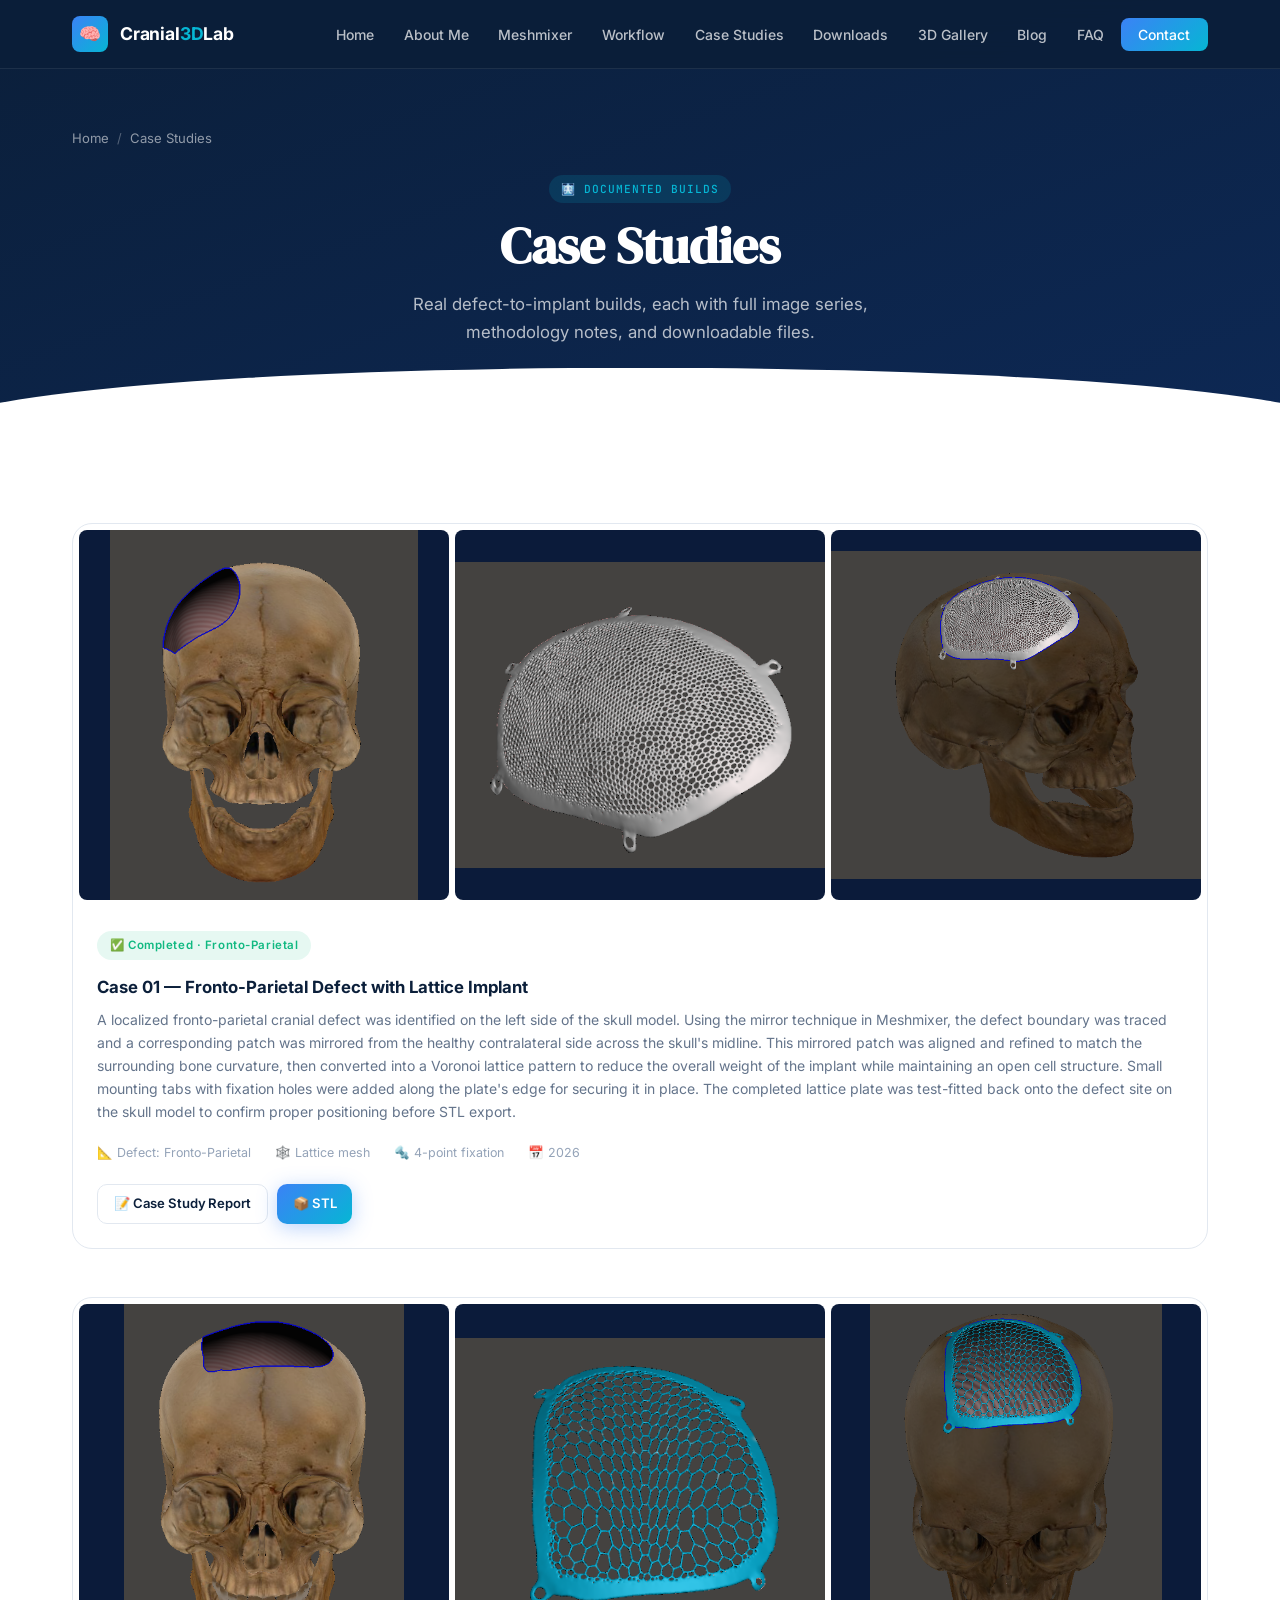
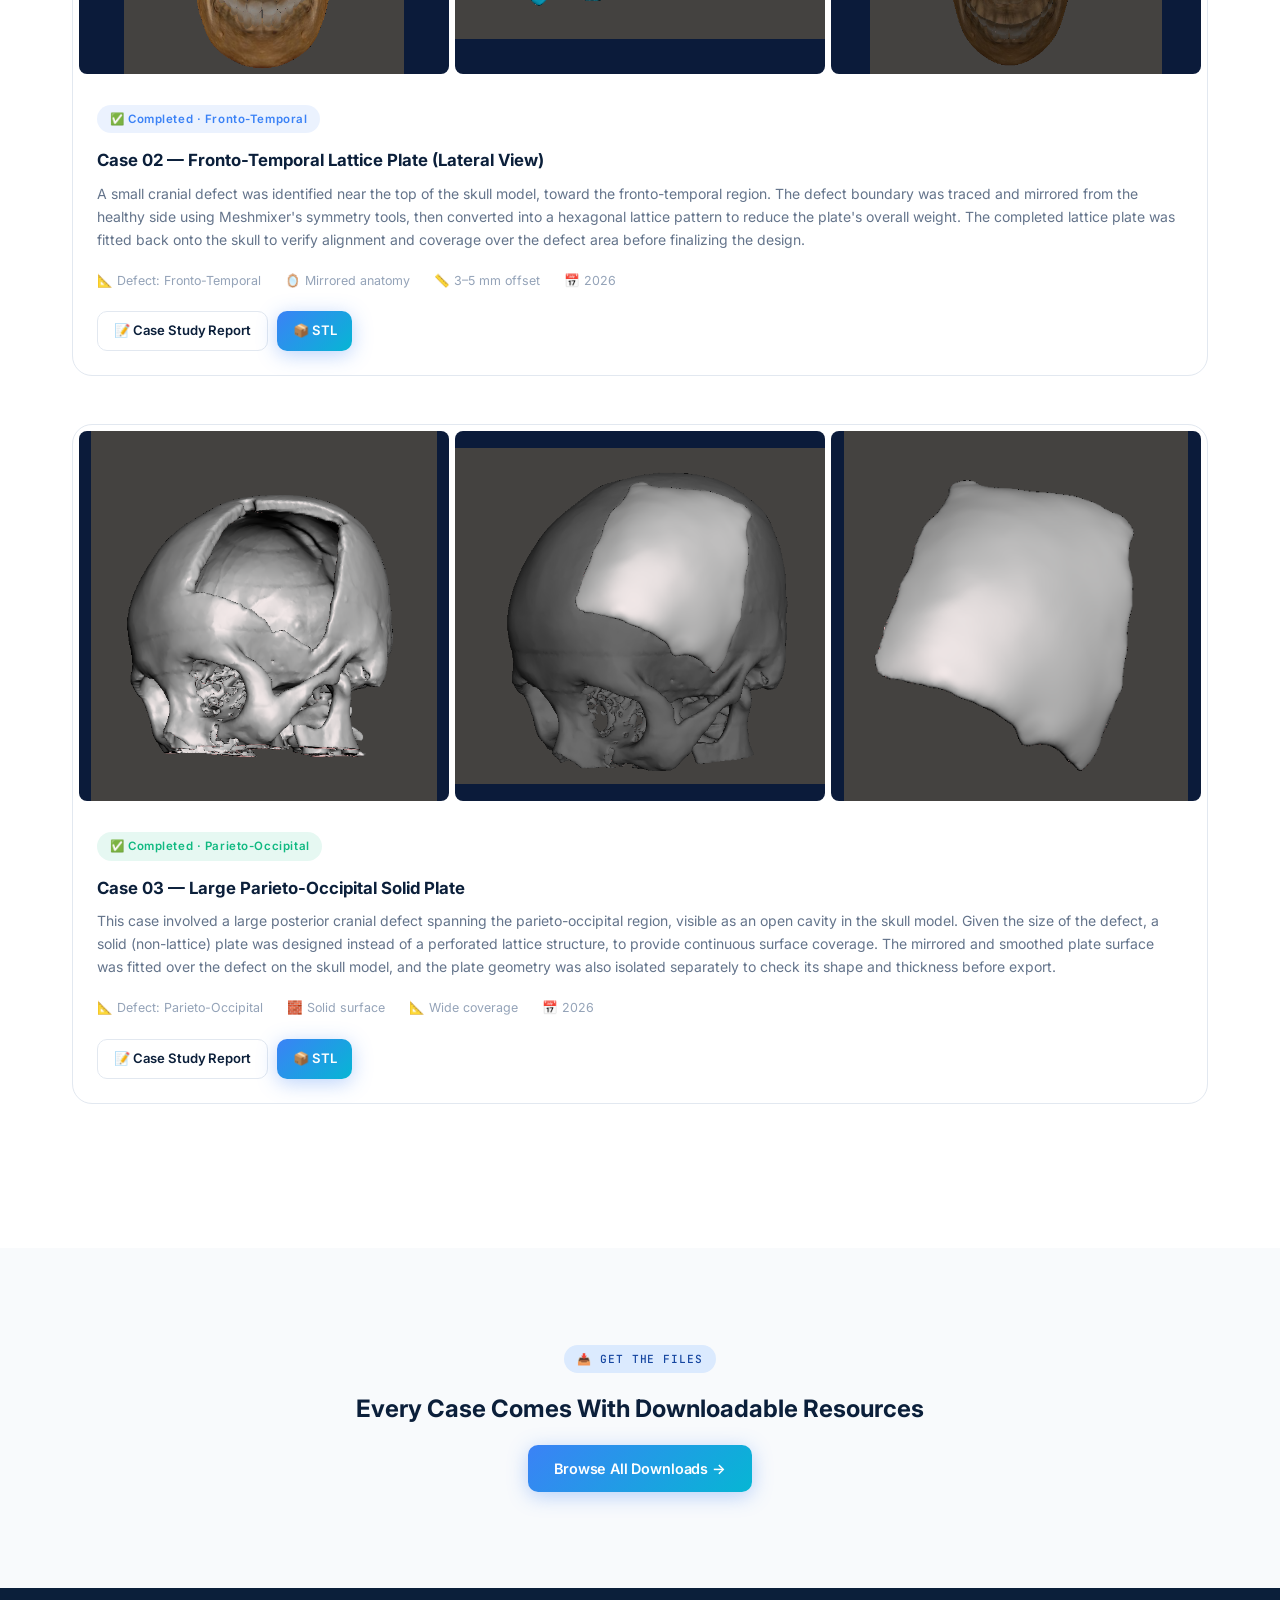
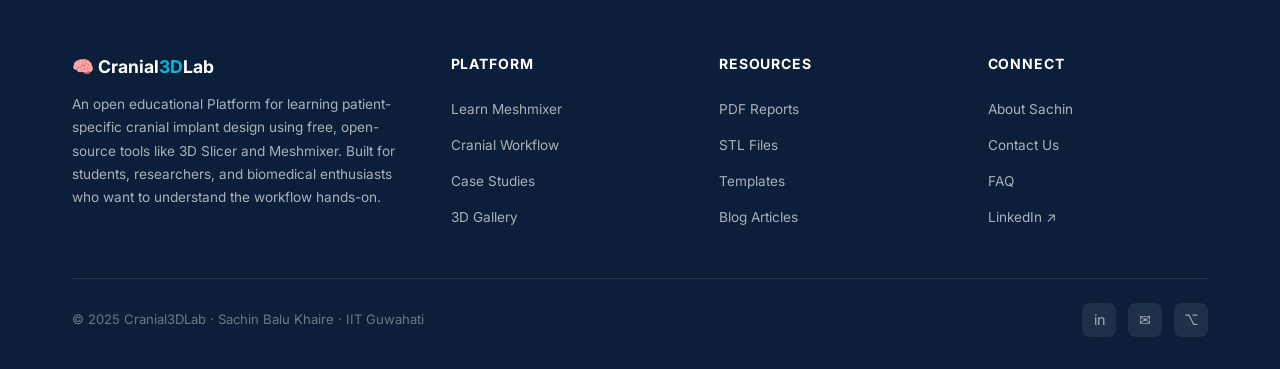
<file: cases.html>
<!DOCTYPE html>
<html lang="en">
<head>
  <meta charset="UTF-8">
  <meta name="viewport" content="width=device-width, initial-scale=1.0">
  <meta name="description" content="Documented cranial implant case studies — defect to final printed mold, with downloadable reports and STL files.">
  <title>Case Studies — Cranial3DLab</title>
  <link rel="stylesheet" href="css/style.css">
  <link rel="icon" href="data:image/svg+xml,<svg xmlns='http://www.w3.org/2000/svg' viewBox='0 0 100 100'><text y='.9em' font-size='90'>🧠</text></svg>">
</head>
<body>
<div id="nav"></div>

<div class="page-hero">
  <div class="container">
    <div class="breadcrumb"><a href="index.html">Home</a><span>/</span>Case Studies</div>
    <span class="tag" style="color:var(--accent);background:rgba(6,182,212,.15)">🩻 Documented Builds</span>
    <h1 style="margin-top:.75rem">Case Studies</h1>
    <p>Real defect-to-implant builds, each with full image series, methodology notes, and downloadable files.</p>
  </div>
</div>

<section class="section">
  <div class="container">

    <!-- CASE 01 -->
    <div class="case-card reveal" id="case1" style="margin-bottom:3rem">
      <div style="display:grid;grid-template-columns:repeat(3,1fr);gap:6px;padding:6px">
        <div style="aspect-ratio:1/1;border-radius:8px;overflow:hidden;background:#0B1B3A">
          <img src="images/C1.png" alt="Case 01 skull with fronto-parietal defect, frontal view" style="width:100%;height:100%;object-fit:contain">
        </div>
        <div style="aspect-ratio:1/1;border-radius:8px;overflow:hidden;background:#0B1B3A">
          <img src="images/Case_01.png" alt="Case 01 lattice mesh cranial plate, top view" style="width:100%;height:100%;object-fit:contain">
        </div>
        <div style="aspect-ratio:1/1;border-radius:8px;overflow:hidden;background:#0B1B3A">
          <img src="images/C0.png" alt="Case 01 lattice plate fitted onto skull defect" style="width:100%;height:100%;object-fit:contain">
        </div>
      </div>
      <div class="case-card__body">
        <div class="case-card__badge">✅ Completed · Fronto-Parietal</div>
        <div class="case-card__title">Case 01 — Fronto-Parietal Defect with Lattice Implant</div>
        <div class="case-card__desc">A localized fronto-parietal cranial defect was identified on the left side of the skull model. Using the mirror technique in Meshmixer, the defect boundary was traced and a corresponding patch was mirrored from the healthy contralateral side across the skull's midline. This mirrored patch was aligned and refined to match the surrounding bone curvature, then converted into a Voronoi lattice pattern to reduce the overall weight of the implant while maintaining an open cell structure. Small mounting tabs with fixation holes were added along the plate's edge for securing it in place. The completed lattice plate was test-fitted back onto the defect site on the skull model to confirm proper positioning before STL export.</div>
        <div class="case-card__meta">
          <span>📐 Defect: Fronto-Parietal</span>
          <span>🕸️ Lattice mesh</span>
          <span>🔩 4-point fixation</span>
          <span>📅 2026</span>
        </div>
        <div class="case-card__actions">
          <a href="assets/case%2001.pdf" target="_blank" class="btn btn--outline btn--sm">📝 Case Study Report</a>
          <a href="https://drive.google.com/uc?export=download&id=1eTQHZbvL0Z_E25LLpORDqT32p-hgp5Wa" class="btn btn--primary btn--sm">📦 STL</a>
        </div>
      </div>
    </div>

    <!-- CASE 02 -->
    <div class="case-card reveal" id="case2" style="margin-bottom:3rem">
      <div style="display:grid;grid-template-columns:repeat(3,1fr);gap:6px;padding:6px">
        <div style="aspect-ratio:1/1;border-radius:8px;overflow:hidden;background:#0B1B3A">
          <img src="images/c10.png" alt="Case 02 skull lateral view with temporal defect" style="width:100%;height:100%;object-fit:contain">
        </div>
        <div style="aspect-ratio:1/1;border-radius:8px;overflow:hidden;background:#0B1B3A">
          <img src="images/c11.png" alt="Case 02 lattice plate with fixation flanges" style="width:100%;height:100%;object-fit:contain">
        </div>
        <div style="aspect-ratio:1/1;border-radius:8px;overflow:hidden;background:#0B1B3A">
          <img src="images/c12.png" alt="Case 02 plate aligned on temporal region" style="width:100%;height:100%;object-fit:contain">
        </div>
      </div>
      <div class="case-card__body">
        <div class="case-card__badge" style="color:var(--sky);background:rgba(59,130,246,0.1)">✅ Completed · Fronto-Temporal</div>
        <div class="case-card__title">Case 02 — Fronto-Temporal Lattice Plate (Lateral View)</div>
        <div class="case-card__desc">A small cranial defect was identified near the top of the skull model, toward the fronto-temporal region. The defect boundary was traced and mirrored from the healthy side using Meshmixer's symmetry tools, then converted into a hexagonal lattice pattern to reduce the plate's overall weight. The completed lattice plate was fitted back onto the skull to verify alignment and coverage over the defect area before finalizing the design.</div>
        <div class="case-card__meta">
          <span>📐 Defect: Fronto-Temporal</span>
          <span>🪞 Mirrored anatomy</span>
          <span>📏 3–5 mm offset</span>
          <span>📅 2026</span>
        </div>
        <div class="case-card__actions">
          <a href="assets/case%2002.pdf" target="_blank" class="btn btn--outline btn--sm">📝 Case Study Report</a>
          <a href="https://drive.google.com/uc?export=download&id=1eIOvOpeAMPGBAzBBVthCNqMeSbG-tsQP" class="btn btn--primary btn--sm">📦 STL</a>
        </div>
      </div>
    </div>

    <!-- CASE 03 -->
    <div class="case-card reveal" id="case3" style="margin-bottom:3rem">
      <div style="display:grid;grid-template-columns:repeat(3,1fr);gap:6px;padding:6px">
        <div style="aspect-ratio:1/1;border-radius:8px;overflow:hidden;background:#0B1B3A">
          <img src="images/C4.png" alt="Case 03 skull posterior view with large defect" style="width:100%;height:100%;object-fit:contain">
        </div>
        <div style="aspect-ratio:1/1;border-radius:8px;overflow:hidden;background:#0B1B3A">
          <img src="images/C6.png" alt="Case 03 solid cranial plate surface" style="width:100%;height:100%;object-fit:contain">
        </div>
        <div style="aspect-ratio:1/1;border-radius:8px;overflow:hidden;background:#0B1B3A">
          <img src="images/C5.png" alt="Case 03 plate fitted onto parieto-occipital region" style="width:100%;height:100%;object-fit:contain">
        </div>
      </div>
      <div class="case-card__body">
        <div class="case-card__badge">✅ Completed · Parieto-Occipital</div>
        <div class="case-card__title">Case 03 — Large Parieto-Occipital Solid Plate</div>
        <div class="case-card__desc">This case involved a large posterior cranial defect spanning the parieto-occipital region, visible as an open cavity in the skull model. Given the size of the defect, a solid (non-lattice) plate was designed instead of a perforated lattice structure, to provide continuous surface coverage. The mirrored and smoothed plate surface was fitted over the defect on the skull model, and the plate geometry was also isolated separately to check its shape and thickness before export.
</div>
        <div class="case-card__meta">
          <span>📐 Defect: Parieto-Occipital</span>
          <span>🧱 Solid surface</span>
          <span>📐 Wide coverage</span>
          <span>📅 2026</span>
        </div>
        <div class="case-card__actions">
          <a href="assets/case%2003.pdf" target="_blank" class="btn btn--outline btn--sm">📝 Case Study Report</a>
          <a href="https://drive.google.com/uc?export=download&id=11BoJ0OZD9TL2_WOunKxIfTIgVYHZVfiW" class="btn btn--primary btn--sm">📦 STL</a>
        </div>
      </div>
    </div>

  </div>
</section>

<section class="section section--alt" style="text-align:center">
  <div class="container">
    <span class="tag">📥 Get the Files</span>
    <h2 style="margin:1rem 0">Every Case Comes With Downloadable Resources</h2>
    <a href="downloads.html" class="btn btn--primary">Browse All Downloads →</a>
  </div>
</section>

<div id="footer"></div>
<script src="js/components.js"></script>
<script src="js/main.js"></script>
</body>
</html>
</file>
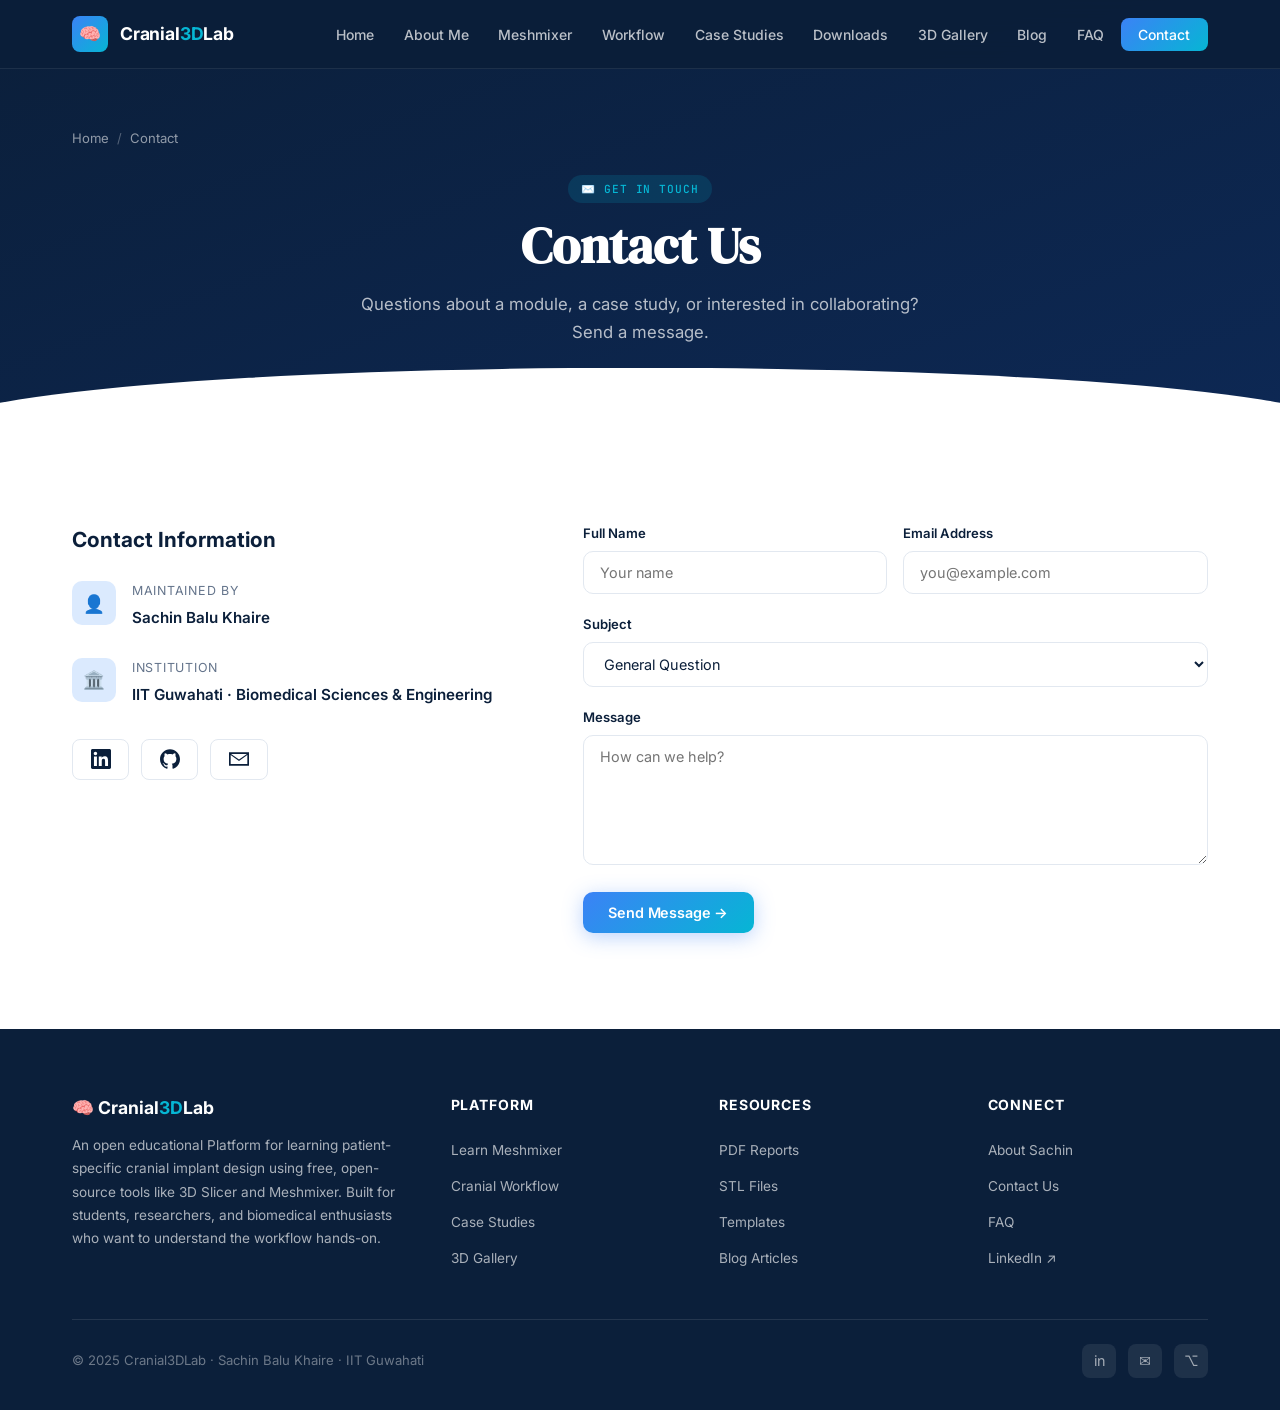
<file: contact.html>
<!DOCTYPE html>
<html lang="en">
<head>
  <meta charset="UTF-8">
  <meta name="viewport" content="width=device-width, initial-scale=1.0">
  <meta name="description" content="Get in touch with Cranial3DLab — questions, collaboration, or feedback.">
  <title>Contact — Cranial3DLab</title>
  <link rel="stylesheet" href="css/style.css">
  <link rel="icon" href="data:image/svg+xml,<svg xmlns='http://www.w3.org/2000/svg' viewBox='0 0 100 100'><text y='.9em' font-size='90'>🧠</text></svg>">
</head>
<body>
<div id="nav"></div>

<div class="page-hero">
  <div class="container">
    <div class="breadcrumb"><a href="index.html">Home</a><span>/</span>Contact</div>
    <span class="tag" style="color:var(--accent);background:rgba(6,182,212,.15)">✉️ Get in Touch</span>
    <h1 style="margin-top:.75rem">Contact Us</h1>
    <p>Questions about a module, a case study, or interested in collaborating? Send a message.</p>
  </div>
</div>

<section class="section">
  <div class="container">
    <div class="contact-grid">

      <div class="reveal reveal--left">
        <h3 style="font-size:1.3rem;margin-bottom:1.5rem">Contact Information</h3>

        <div class="contact-info__item">
          <div class="contact-info__icon">👤</div>
          <div>
            <div class="contact-info__label">Maintained By</div>
            <div class="contact-info__value">Sachin Balu Khaire</div>
          </div>
        </div>
        <div class="contact-info__item">
          <div class="contact-info__icon">🏛️</div>
          <div>
            <div class="contact-info__label">Institution</div>
            <div class="contact-info__value">IIT Guwahati · Biomedical Sciences &amp; Engineering</div>
          </div>
        </div>

        <div class="contact-socials">
          <a href="https://www.linkedin.com/in/skhaire2812" target="_blank" rel="noopener" class="social-btn" aria-label="LinkedIn">
            <svg width="20" height="20" viewBox="0 0 24 24" fill="currentColor"><path d="M20.447 20.452h-3.554v-5.569c0-1.328-.027-3.037-1.852-3.037-1.853 0-2.136 1.445-2.136 2.939v5.667H9.351V9h3.414v1.561h.046c.477-.9 1.637-1.85 3.37-1.85 3.601 0 4.267 2.37 4.267 5.455v6.286zM5.337 7.433c-1.144 0-2.063-.926-2.063-2.065 0-1.138.92-2.063 2.063-2.063 1.14 0 2.064.925 2.064 2.063 0 1.139-.925 2.065-2.064 2.065zm1.782 13.019H3.555V9h3.564v11.452zM22.225 0H1.771C.792 0 0 .774 0 1.729v20.542C0 23.227.792 24 1.771 24h20.451C23.2 24 24 23.227 24 22.271V1.729C24 .774 23.2 0 22.222 0h.003z"/></svg>
          </a>
          <a href="https://github.com/khairesachin101-rock" target="_blank" rel="noopener" class="social-btn" aria-label="GitHub">
            <svg width="20" height="20" viewBox="0 0 24 24" fill="currentColor"><path d="M12 .297c-6.63 0-12 5.373-12 12 0 5.303 3.438 9.8 8.205 11.385.6.113.82-.258.82-.577 0-.285-.01-1.04-.015-2.04-3.338.724-4.042-1.61-4.042-1.61-.546-1.387-1.333-1.756-1.333-1.756-1.089-.745.083-.729.083-.729 1.205.084 1.839 1.237 1.839 1.237 1.07 1.834 2.807 1.304 3.492.997.107-.775.418-1.305.762-1.605-2.665-.303-5.466-1.332-5.466-5.93 0-1.31.469-2.381 1.236-3.221-.124-.303-.535-1.524.117-3.176 0 0 1.008-.322 3.301 1.23.957-.266 1.983-.399 3.003-.404 1.02.005 2.047.138 3.006.404 2.291-1.552 3.297-1.23 3.297-1.23.653 1.653.242 2.874.118 3.176.77.84 1.235 1.911 1.235 3.221 0 4.609-2.807 5.624-5.479 5.921.43.372.823 1.102.823 2.222 0 1.606-.014 2.898-.014 3.293 0 .322.216.694.825.576C20.565 22.092 24 17.592 24 12.297c0-6.627-5.373-12-12-12"/></svg>
          </a>
          <a href="mailto:khairesachin101@gmail.com" class="social-btn" aria-label="Email">
            <svg width="20" height="20" viewBox="0 0 24 24" fill="currentColor"><path d="M0 4v16h24V4H0zm21.518 2L12 12.713 2.482 6h19.036zM2 18V7.183l10 7.219 10-7.219V18H2z"/></svg>
          </a>
        </div>
      </div>

      <div class="reveal reveal--right">
        <form class="form" id="contactForm" action="https://formsubmit.co/khairesachin101@gmail.com" method="POST">
          <input type="hidden" name="_subject" value="New message from Cranial3DLab contact form">
          <input type="hidden" name="_captcha" value="false">
          <input type="hidden" name="_next" value="https://khairesachin101-rock.github.io/cranial3dlab-Sachin-Khaire/contact.html?sent=true">
          <div class="form-row">
            <div class="field">
              <label for="name">Full Name</label>
              <input type="text" id="name" name="name" placeholder="Your name" required>
            </div>
            <div class="field">
              <label for="email">Email Address</label>
              <input type="email" id="email" name="email" placeholder="you@example.com" required>
            </div>
          </div>
          <div class="field">
            <label for="subject">Subject</label>
            <select id="subject" name="subject">
              <option>General Question</option>
              <option>Case Study Inquiry</option>
              <option>Collaboration / Research</option>
              <option>Report an Issue</option>
            </select>
          </div>
          <div class="field">
            <label for="message">Message</label>
            <textarea id="message" name="message" placeholder="How can we help?" required></textarea>
          </div>
          <button type="submit" class="btn btn--primary" style="align-self:flex-start">Send Message →</button>
        </form>
      </div>

    </div>
  </div>
</section>

<div id="footer"></div>
<script src="js/components.js"></script>
<script src="js/main.js"></script>
</body>
</html>
</file>
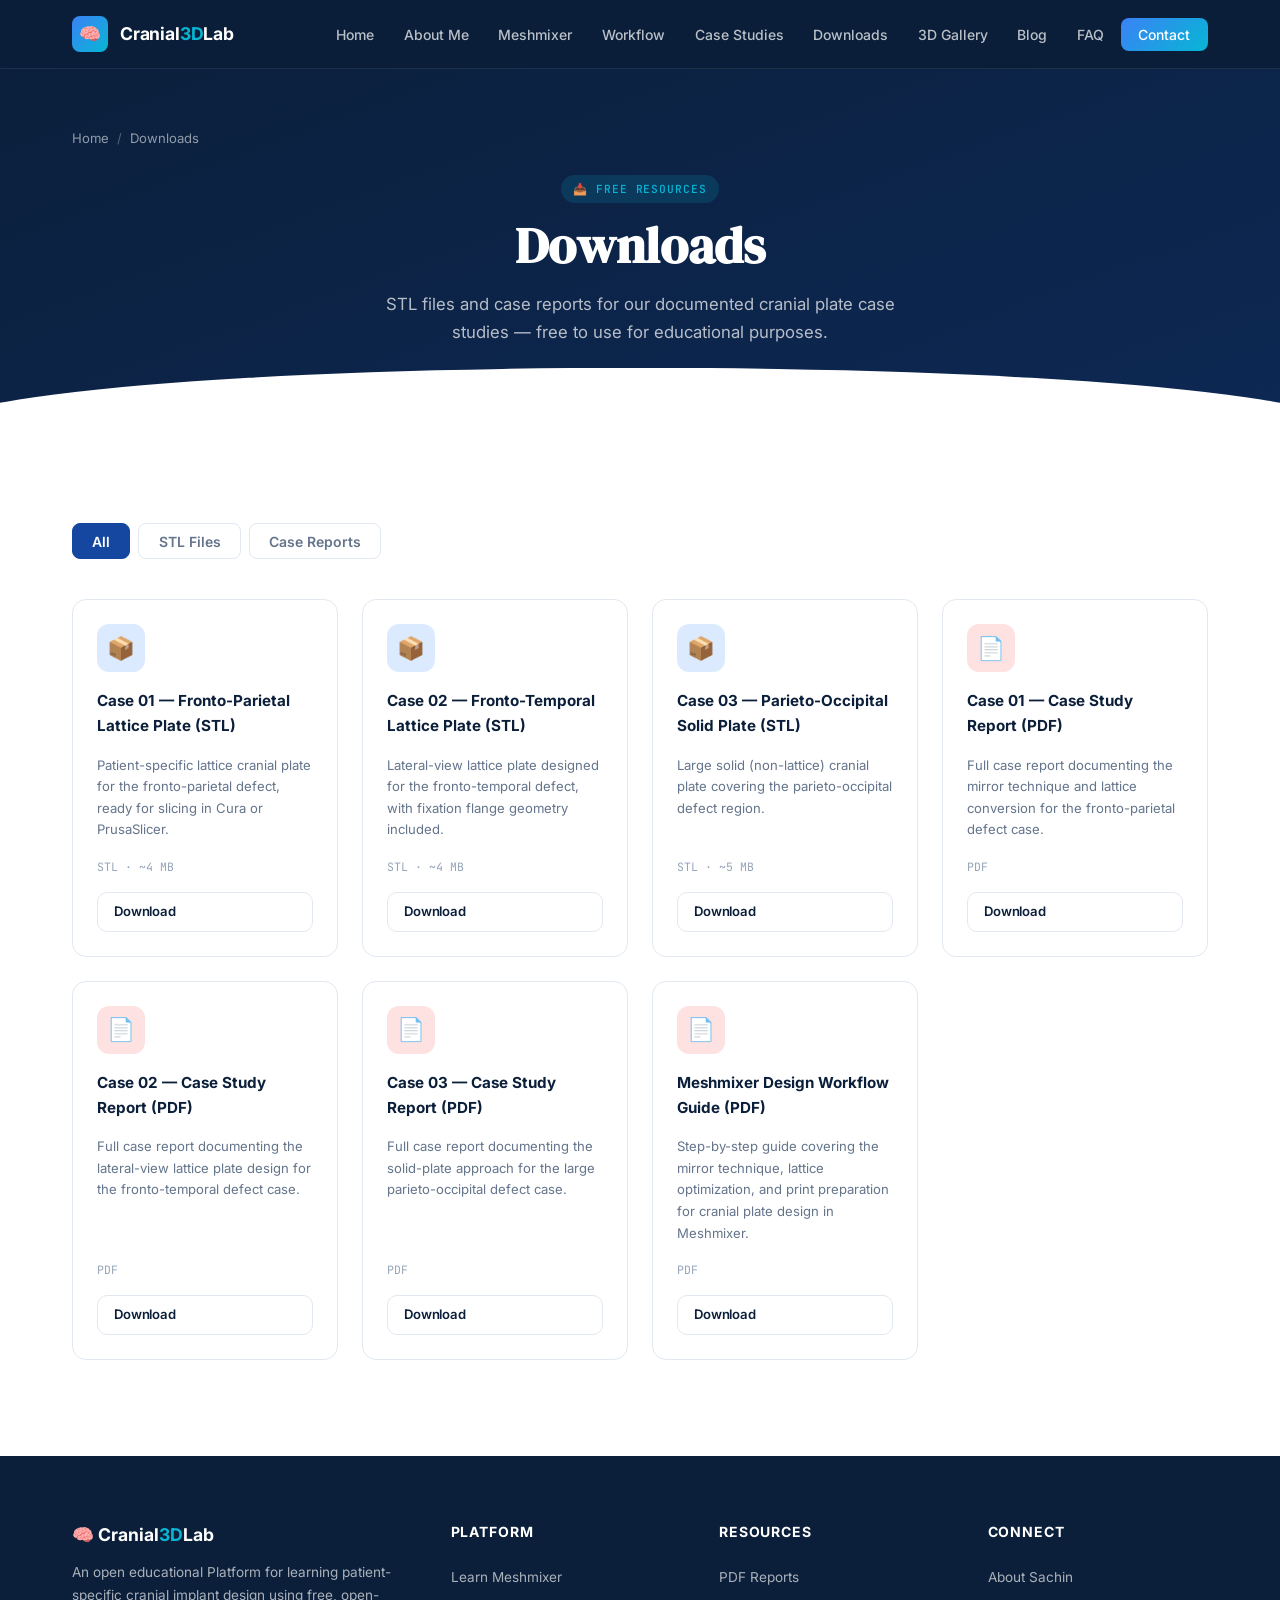
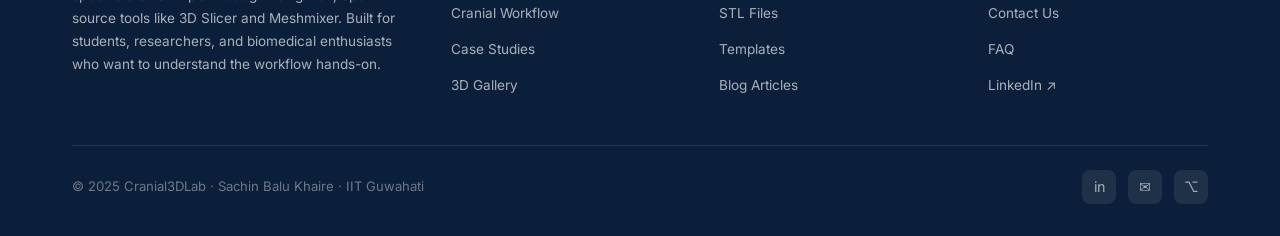
<file: downloads.html>
<!DOCTYPE html>
<html lang="en">
<head>
  <meta charset="UTF-8">
  <meta name="viewport" content="width=device-width, initial-scale=1.0">
  <meta name="description" content="Download STL files and case reports for cranial plate design case studies.">
  <title>Downloads — Cranial3DLab</title>
  <link rel="stylesheet" href="css/style.css">
  <link rel="icon" href="data:image/svg+xml,<svg xmlns='http://www.w3.org/2000/svg' viewBox='0 0 100 100'><text y='.9em' font-size='90'>🧠</text></svg>">
</head>
<body>
<div id="nav"></div>
<div class="page-hero">
  <div class="container">
    <div class="breadcrumb"><a href="index.html">Home</a><span>/</span>Downloads</div>
    <span class="tag" style="color:var(--accent);background:rgba(6,182,212,.15)">📥 Free Resources</span>
    <h1 style="margin-top:.75rem">Downloads</h1>
    <p>STL files and case reports for our documented cranial plate case studies — free to use for educational purposes.</p>
  </div>
</div>
<section class="section">
  <div class="container">
    <div class="tabs" role="tablist">
      <button class="tab-btn active" data-tab="all">All</button>
      <button class="tab-btn" data-tab="stl">STL Files</button>
      <button class="tab-btn" data-tab="pdf">Case Reports</button>
    </div>
    <div class="downloads-grid">

      <div class="dl-card" data-cat="stl">
        <div class="dl-card__icon dl-card__icon--stl">📦</div>
        <div class="dl-card__title">Case 01 — Fronto-Parietal Lattice Plate (STL)</div>
        <div class="dl-card__desc">Patient-specific lattice cranial plate for the fronto-parietal defect, ready for slicing in Cura or PrusaSlicer.</div>
        <div class="dl-card__size">STL · ~4 MB</div>
        <a href="https://drive.google.com/uc?export=download&id=1eTQHZbvL0Z_E25LLpORDqT32p-hgp5Wa" class="btn btn--outline btn--sm">Download</a>
      </div>

      <div class="dl-card" data-cat="stl">
        <div class="dl-card__icon dl-card__icon--stl">📦</div>
        <div class="dl-card__title">Case 02 — Fronto-Temporal Lattice Plate (STL)</div>
        <div class="dl-card__desc">Lateral-view lattice plate designed for the fronto-temporal defect, with fixation flange geometry included.</div>
        <div class="dl-card__size">STL · ~4 MB</div>
        <a href="https://drive.google.com/uc?export=download&id=1eIOvOpeAMPGBAzBBVthCNqMeSbG-tsQP" class="btn btn--outline btn--sm">Download</a>
      </div>

      <div class="dl-card" data-cat="stl">
        <div class="dl-card__icon dl-card__icon--stl">📦</div>
        <div class="dl-card__title">Case 03 — Parieto-Occipital Solid Plate (STL)</div>
        <div class="dl-card__desc">Large solid (non-lattice) cranial plate covering the parieto-occipital defect region.</div>
        <div class="dl-card__size">STL · ~5 MB</div>
        <a href="https://drive.google.com/uc?export=download&id=11BoJ0OZD9TL2_WOunKxIfTIgVYHZVfiW" class="btn btn--outline btn--sm">Download</a>
      </div>

      <div class="dl-card" data-cat="pdf">
        <div class="dl-card__icon dl-card__icon--pdf">📄</div>
        <div class="dl-card__title">Case 01 — Case Study Report (PDF)</div>
        <div class="dl-card__desc">Full case report documenting the mirror technique and lattice conversion for the fronto-parietal defect case.</div>
        <div class="dl-card__size">PDF</div>
        <a href="assets/case%2001.pdf" target="_blank" class="btn btn--outline btn--sm">Download</a>
      </div>

      <div class="dl-card" data-cat="pdf">
        <div class="dl-card__icon dl-card__icon--pdf">📄</div>
        <div class="dl-card__title">Case 02 — Case Study Report (PDF)</div>
        <div class="dl-card__desc">Full case report documenting the lateral-view lattice plate design for the fronto-temporal defect case.</div>
        <div class="dl-card__size">PDF</div>
        <a href="assets/case%2002.pdf" target="_blank" class="btn btn--outline btn--sm">Download</a>
      </div>

      <div class="dl-card" data-cat="pdf">
        <div class="dl-card__icon dl-card__icon--pdf">📄</div>
        <div class="dl-card__title">Case 03 — Case Study Report (PDF)</div>
        <div class="dl-card__desc">Full case report documenting the solid-plate approach for the large parieto-occipital defect case.</div>
        <div class="dl-card__size">PDF</div>
        <a href="assets/case%2003.pdf" target="_blank" class="btn btn--outline btn--sm">Download</a>
      </div>

      <div class="dl-card" data-cat="pdf">
        <div class="dl-card__icon dl-card__icon--pdf">📄</div>
        <div class="dl-card__title">Meshmixer Design Workflow Guide (PDF)</div>
        <div class="dl-card__desc">Step-by-step guide covering the mirror technique, lattice optimization, and print preparation for cranial plate design in Meshmixer.</div>
        <div class="dl-card__size">PDF</div>
        <a href="assets/Cranial_plate_negative_mold_using_meshmixer.pdf" class="btn btn--outline btn--sm" download>Download</a>
      </div>

    </div>
   
  </div>
</section>
<div id="footer"></div>
<script src="js/components.js"></script>
<script src="js/main.js"></script>
<script>
  // Filter downloads by category tab
  document.querySelectorAll('.tabs .tab-btn').forEach(btn => {
    btn.addEventListener('click', () => {
      document.querySelectorAll('.tabs .tab-btn').forEach(b => b.classList.remove('active'));
      btn.classList.add('active');
      const cat = btn.dataset.tab;
      document.querySelectorAll('.dl-card').forEach(card => {
        card.style.display = (cat === 'all' || card.dataset.cat === cat) ? '' : 'none';
      });
    });
  });
</script>
</body>
</html>
</file>
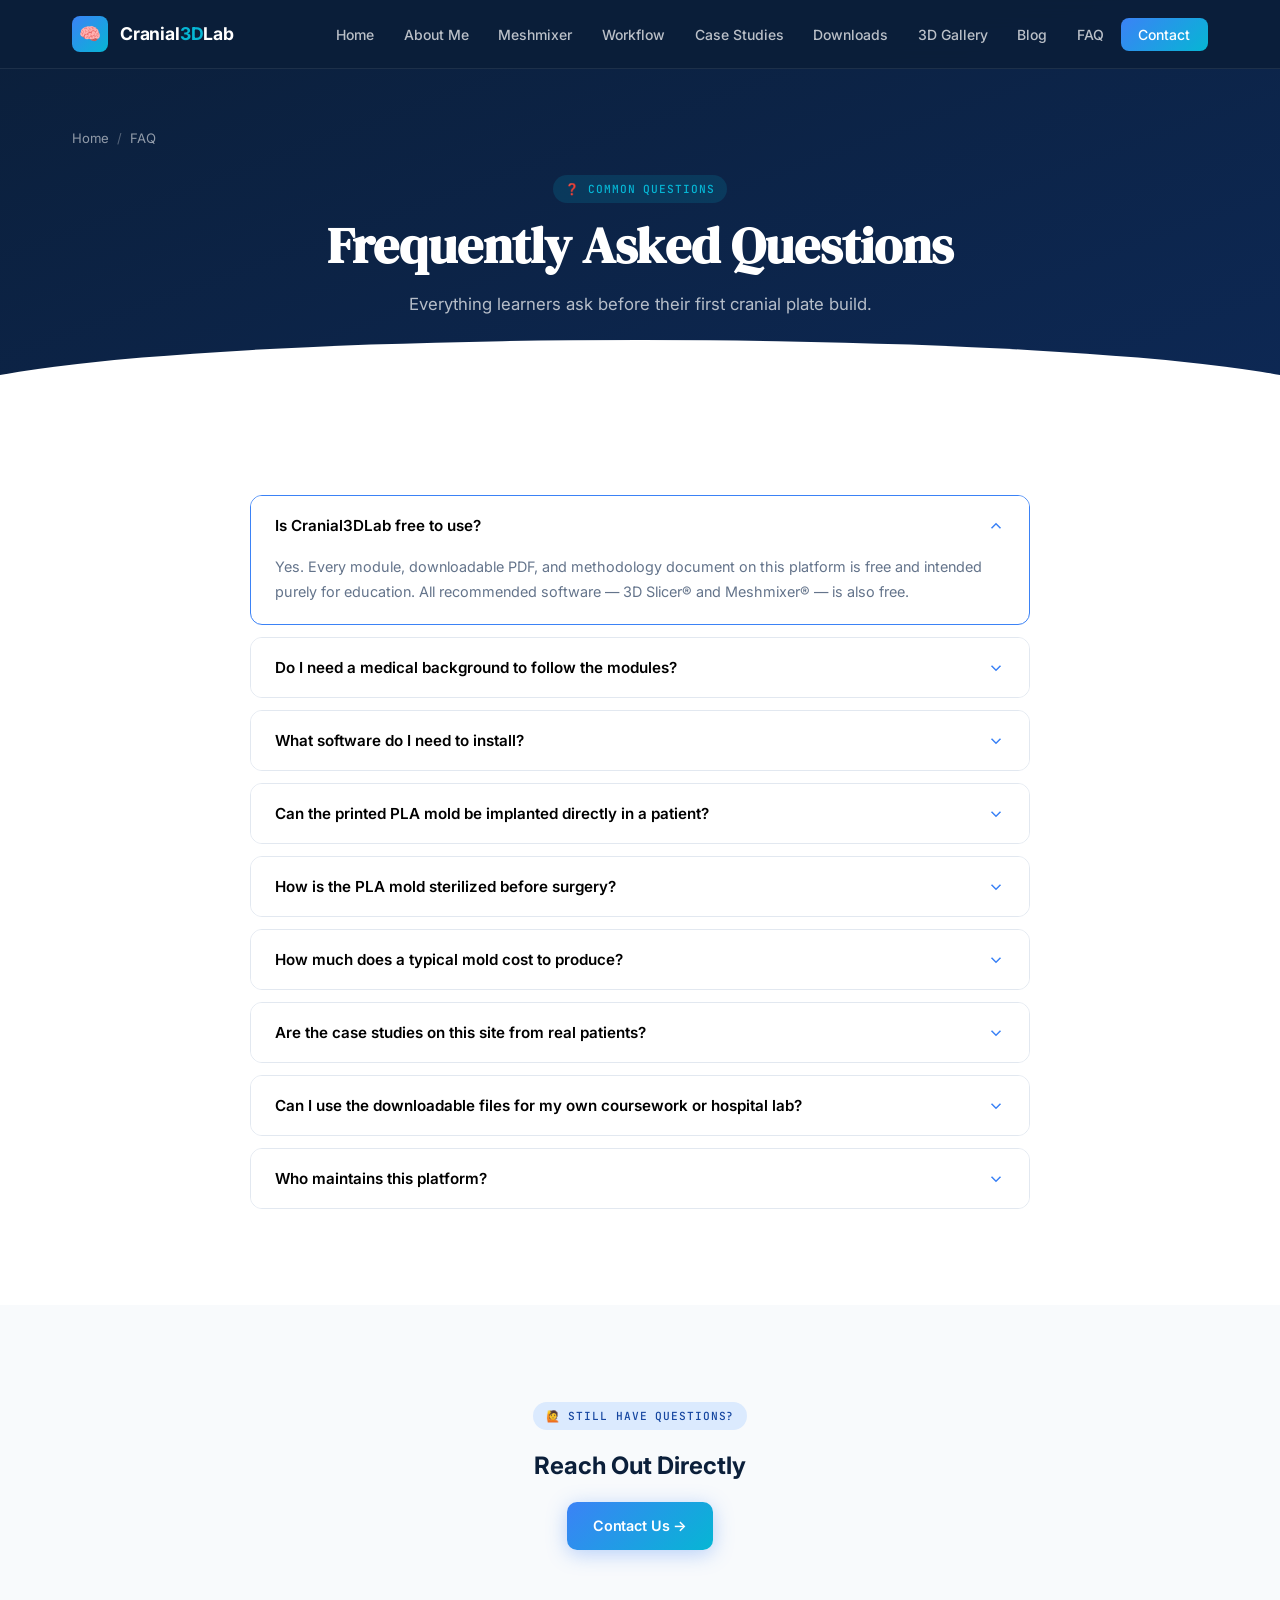
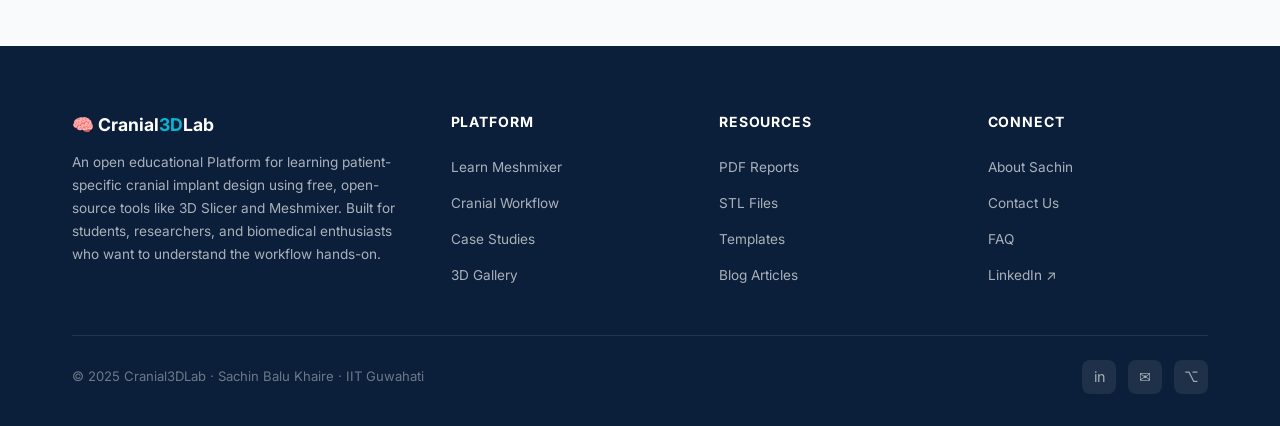
<file: faq.html>
<!DOCTYPE html>
<html lang="en">
<head>
  <meta charset="UTF-8">
  <meta name="viewport" content="width=device-width, initial-scale=1.0">
  <meta name="description" content="Frequently asked questions about cranial plate design, Meshmixer, and PMMA molding.">
  <title>FAQ — Cranial3DLab</title>
  <link rel="stylesheet" href="css/style.css">
  <link rel="icon" href="data:image/svg+xml,<svg xmlns='http://www.w3.org/2000/svg' viewBox='0 0 100 100'><text y='.9em' font-size='90'>🧠</text></svg>">
</head>
<body>
<div id="nav"></div>

<div class="page-hero">
  <div class="container">
    <div class="breadcrumb"><a href="index.html">Home</a><span>/</span>FAQ</div>
    <span class="tag" style="color:var(--accent);background:rgba(6,182,212,.15)">❓ Common Questions</span>
    <h1 style="margin-top:.75rem">Frequently Asked Questions</h1>
    <p>Everything learners ask before their first cranial plate build.</p>
  </div>
</div>

<section class="section">
  <div class="container">
    <div class="faq-list">

      <div class="faq-item open">
        <button class="faq-q">Is Cranial3DLab free to use?
          <svg width="18" height="18" viewBox="0 0 24 24" fill="none" stroke="currentColor" stroke-width="2"><path d="M6 9l6 6 6-6"/></svg>
        </button>
        <div class="faq-a">Yes. Every module, downloadable PDF, and methodology document on this platform is free and intended purely for education. All recommended software — 3D Slicer® and Meshmixer® — is also free.</div>
      </div>

      <div class="faq-item">
        <button class="faq-q">Do I need a medical background to follow the modules?
          <svg width="18" height="18" viewBox="0 0 24 24" fill="none" stroke="currentColor" stroke-width="2"><path d="M6 9l6 6 6-6"/></svg>
        </button>
        <div class="faq-a">No. The modules are written for biomedical engineers, technologists, and students. Basic familiarity with 3D mesh concepts (vertices, surfaces) helps, but each module starts from first principles.</div>
      </div>

      <div class="faq-item">
        <button class="faq-q">What software do I need to install?
          <svg width="18" height="18" viewBox="0 0 24 24" fill="none" stroke="currentColor" stroke-width="2"><path d="M6 9l6 6 6-6"/></svg>
        </button>
        <div class="faq-a">3D Slicer (for DICOM-to-STL segmentation), Autodesk Meshmixer (for plate and mold modeling), and a slicer such as Ultimaker Cura (for 3D print preparation). All three are free and run on Windows, macOS, and Linux.</div>
      </div>

      <div class="faq-item">
        <button class="faq-q">Can the printed PLA mold be implanted directly in a patient?
          <svg width="18" height="18" viewBox="0 0 24 24" fill="none" stroke="currentColor" stroke-width="2"><path d="M6 9l6 6 6-6"/></svg>
        </button>
        <div class="faq-a">No. PLA is not biocompatible for permanent implantation. The printed piece is used only as a mold or shaping template — the actual implant is cast from a biocompatible material such as PMMA, then sterilized before surgery.</div>
      </div>

      <div class="faq-item">
        <button class="faq-q">How is the PLA mold sterilized before surgery?
          <svg width="18" height="18" viewBox="0 0 24 24" fill="none" stroke="currentColor" stroke-width="2"><path d="M6 9l6 6 6-6"/></svg>
        </button>
        <div class="faq-a">Because PLA has a low glass transition temperature, it cannot withstand standard steam autoclaving. Low-temperature methods such as hydrogen peroxide gas plasma sterilization (e.g. STERRAD™) are used instead, and a sterile barrier drape prevents direct PMMA contact with the mold.</div>
      </div>

      <div class="faq-item">
        <button class="faq-q">How much does a typical mold cost to produce?
          <svg width="18" height="18" viewBox="0 0 24 24" fill="none" stroke="currentColor" stroke-width="2"><path d="M6 9l6 6 6-6"/></svg>
        </button>
        <div class="faq-a">Published studies report costs ranging from roughly $40 to $150 per mold when produced in-house on a desktop FDM printer — dramatically lower than outsourced titanium or PEEK implants, which can exceed $10,000.</div>
      </div>

      <div class="faq-item">
        <button class="faq-q">Are the case studies on this site from real patients?
          <svg width="18" height="18" viewBox="0 0 24 24" fill="none" stroke="currentColor" stroke-width="2"><path d="M6 9l6 6 6-6"/></svg>
        </button>
        <div class="faq-a">The case studies illustrate the modeling and printing workflow using anonymized/representative geometry and reference published clinical literature. They are intended for technical education, not as clinical treatment guidance.</div>
      </div>

      <div class="faq-item">
        <button class="faq-q">Can I use the downloadable files for my own coursework or hospital lab?
          <svg width="18" height="18" viewBox="0 0 24 24" fill="none" stroke="currentColor" stroke-width="2"><path d="M6 9l6 6 6-6"/></svg>
        </button>
        <div class="faq-a">Yes — all templates, presentations, and methodology documents are shared for non-commercial educational reuse. If you adapt them for teaching, a credit back to Cranial3DLab is appreciated but not required.</div>
      </div>

      <div class="faq-item">
        <button class="faq-q">Who maintains this platform?
          <svg width="18" height="18" viewBox="0 0 24 24" fill="none" stroke="currentColor" stroke-width="2"><path d="M6 9l6 6 6-6"/></svg>
        </button>
        <div class="faq-a">Cranial3DLab is built and maintained by Sachin Balu Khaire, an M.Tech student in Biomedical Sciences and Engineering at IIT Guwahati, as part of his coursework and research into accessible cranioplasty solutions.</div>
      </div>

    </div>
  </div>
</section>

<section class="section section--alt" style="text-align:center">
  <div class="container">
    <span class="tag">🙋 Still Have Questions?</span>
    <h2 style="margin:1rem 0">Reach Out Directly</h2>
    <a href="contact.html" class="btn btn--primary">Contact Us →</a>
  </div>
</section>

<div id="footer"></div>
<script src="js/components.js"></script>
<script src="js/main.js"></script>
</body>
</html>
</file>
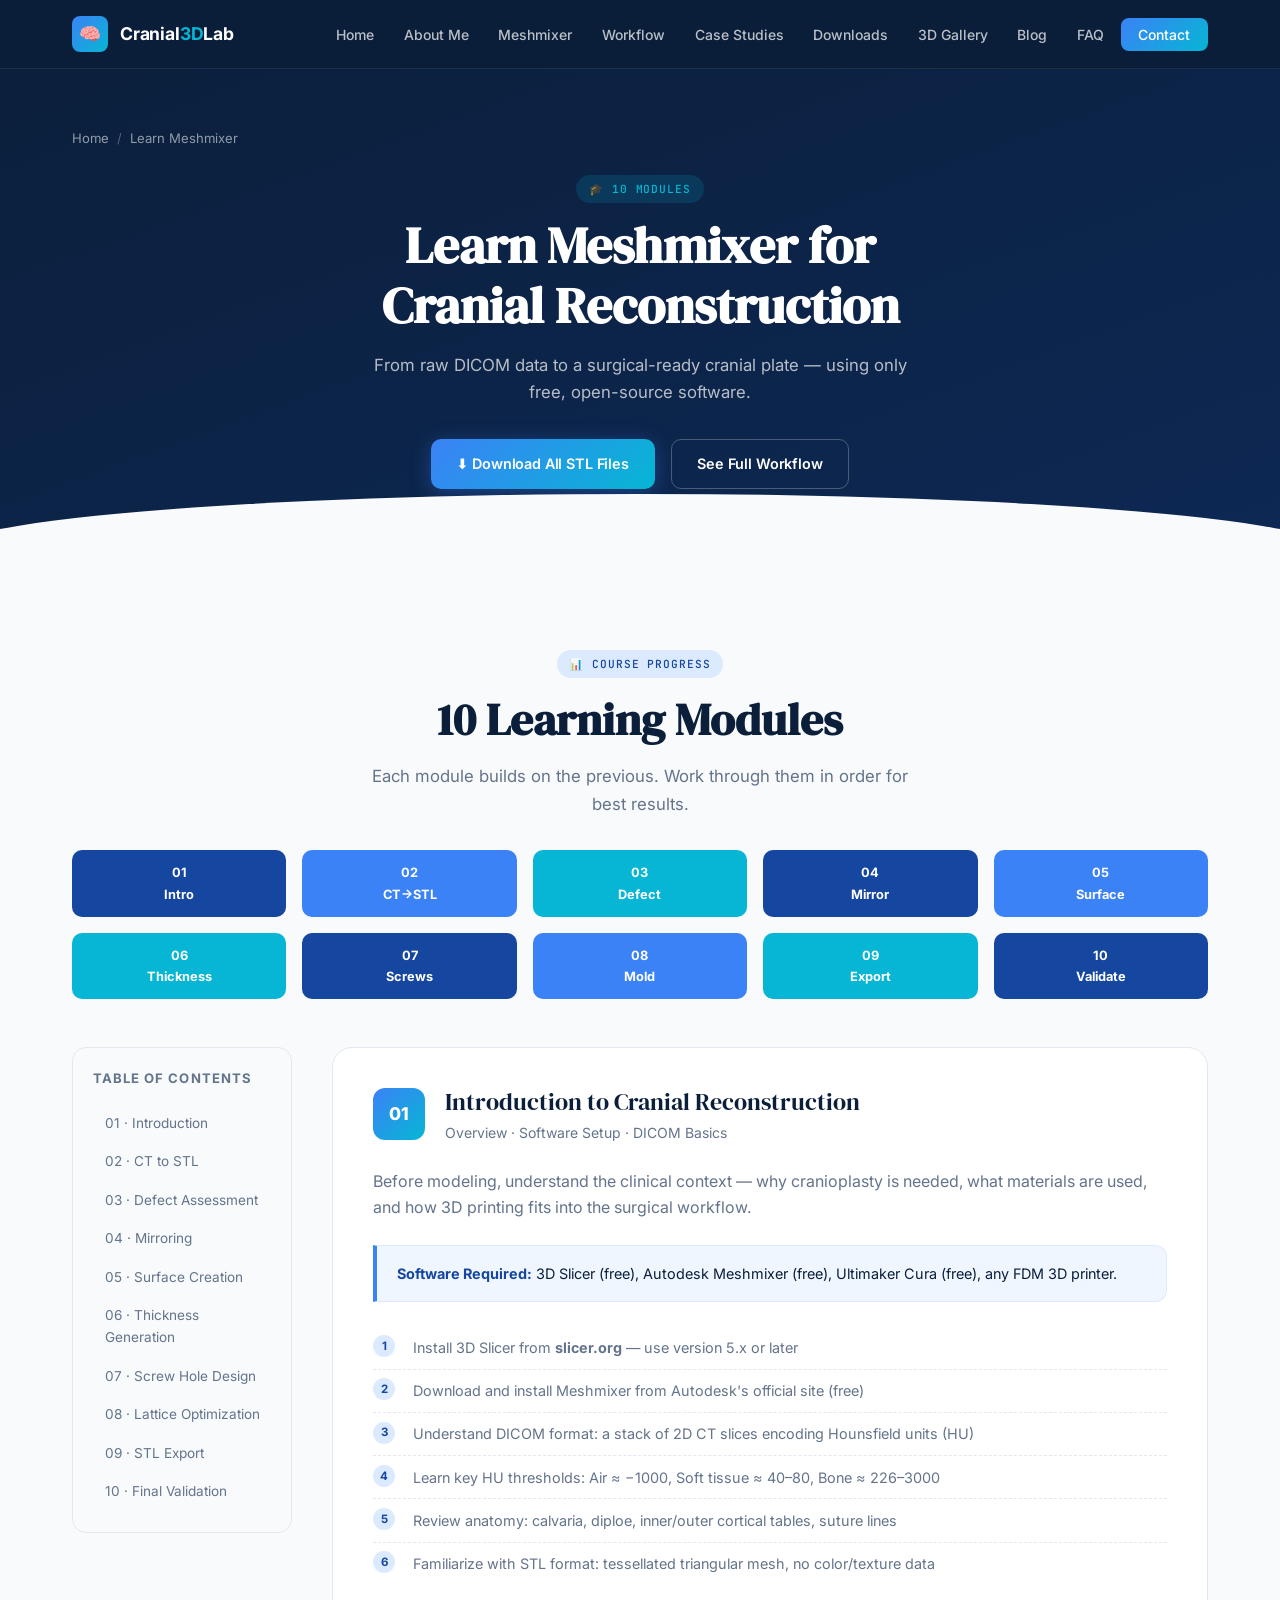
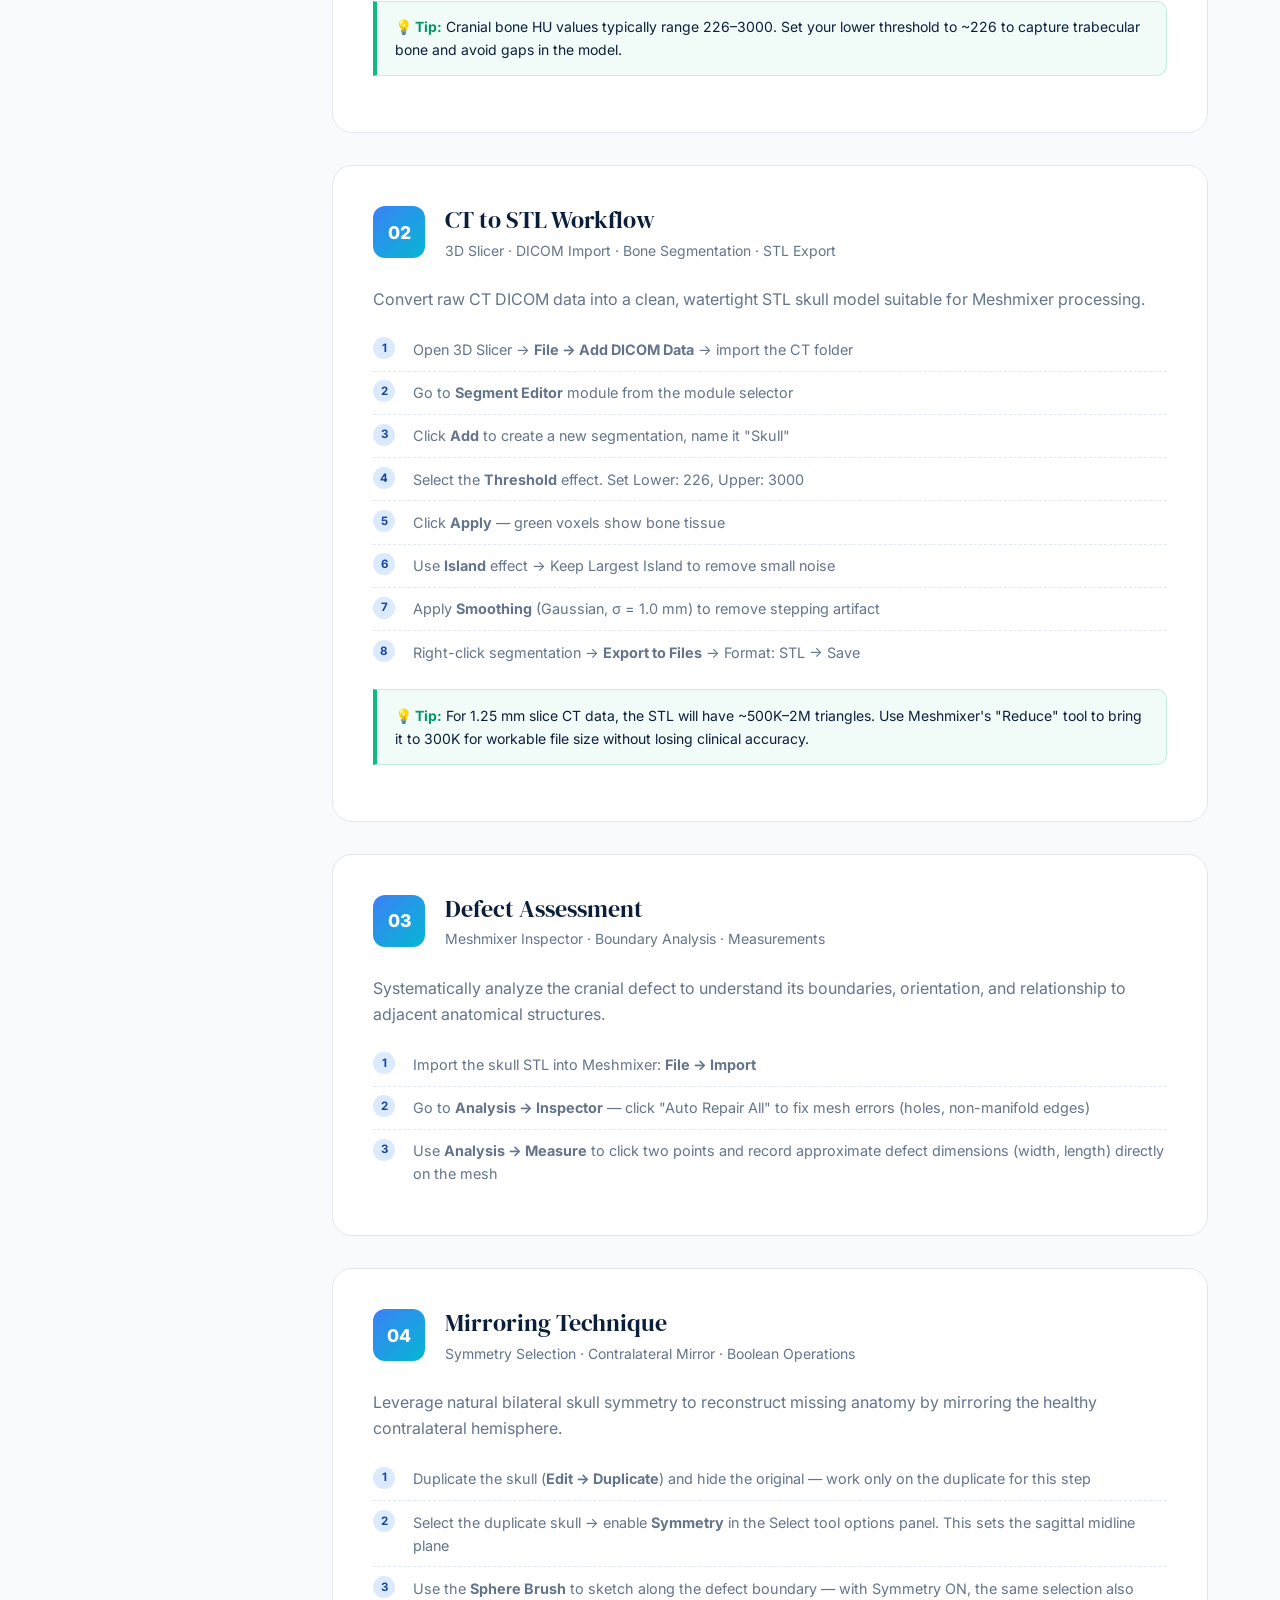
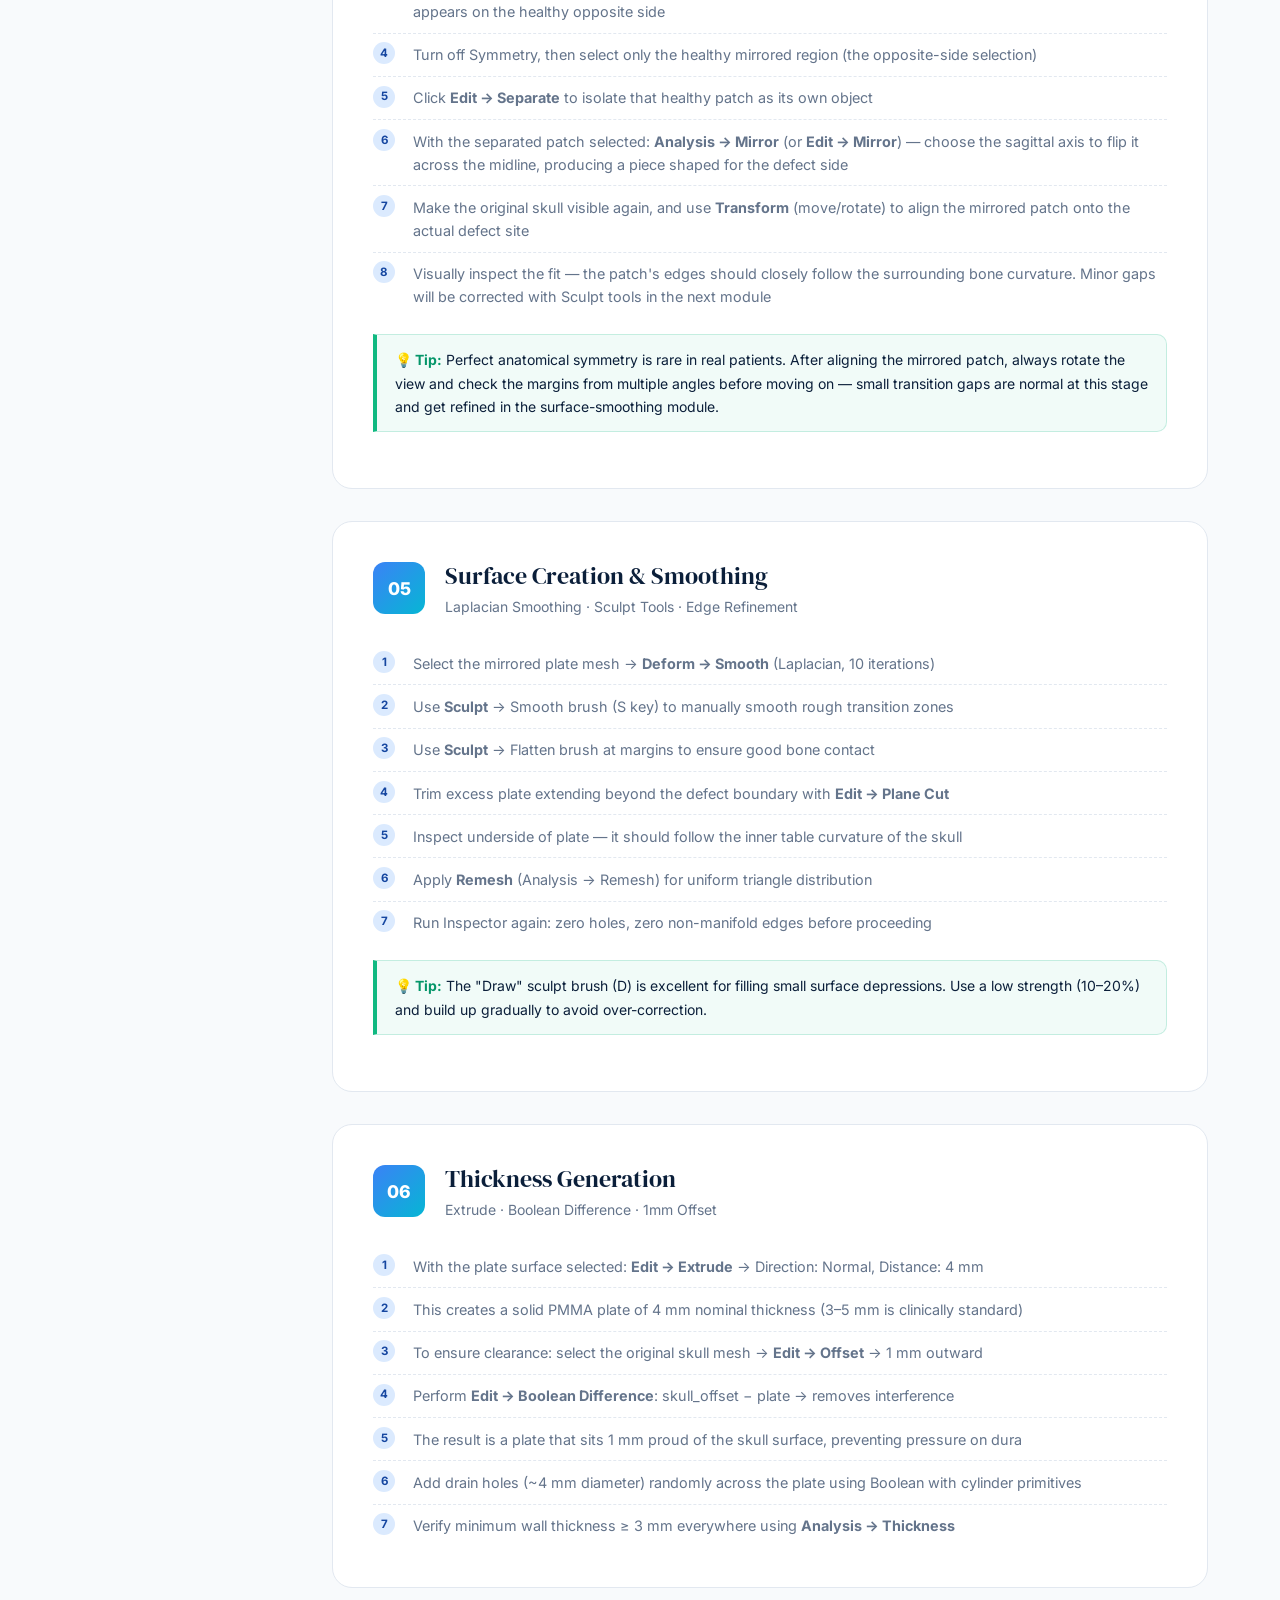
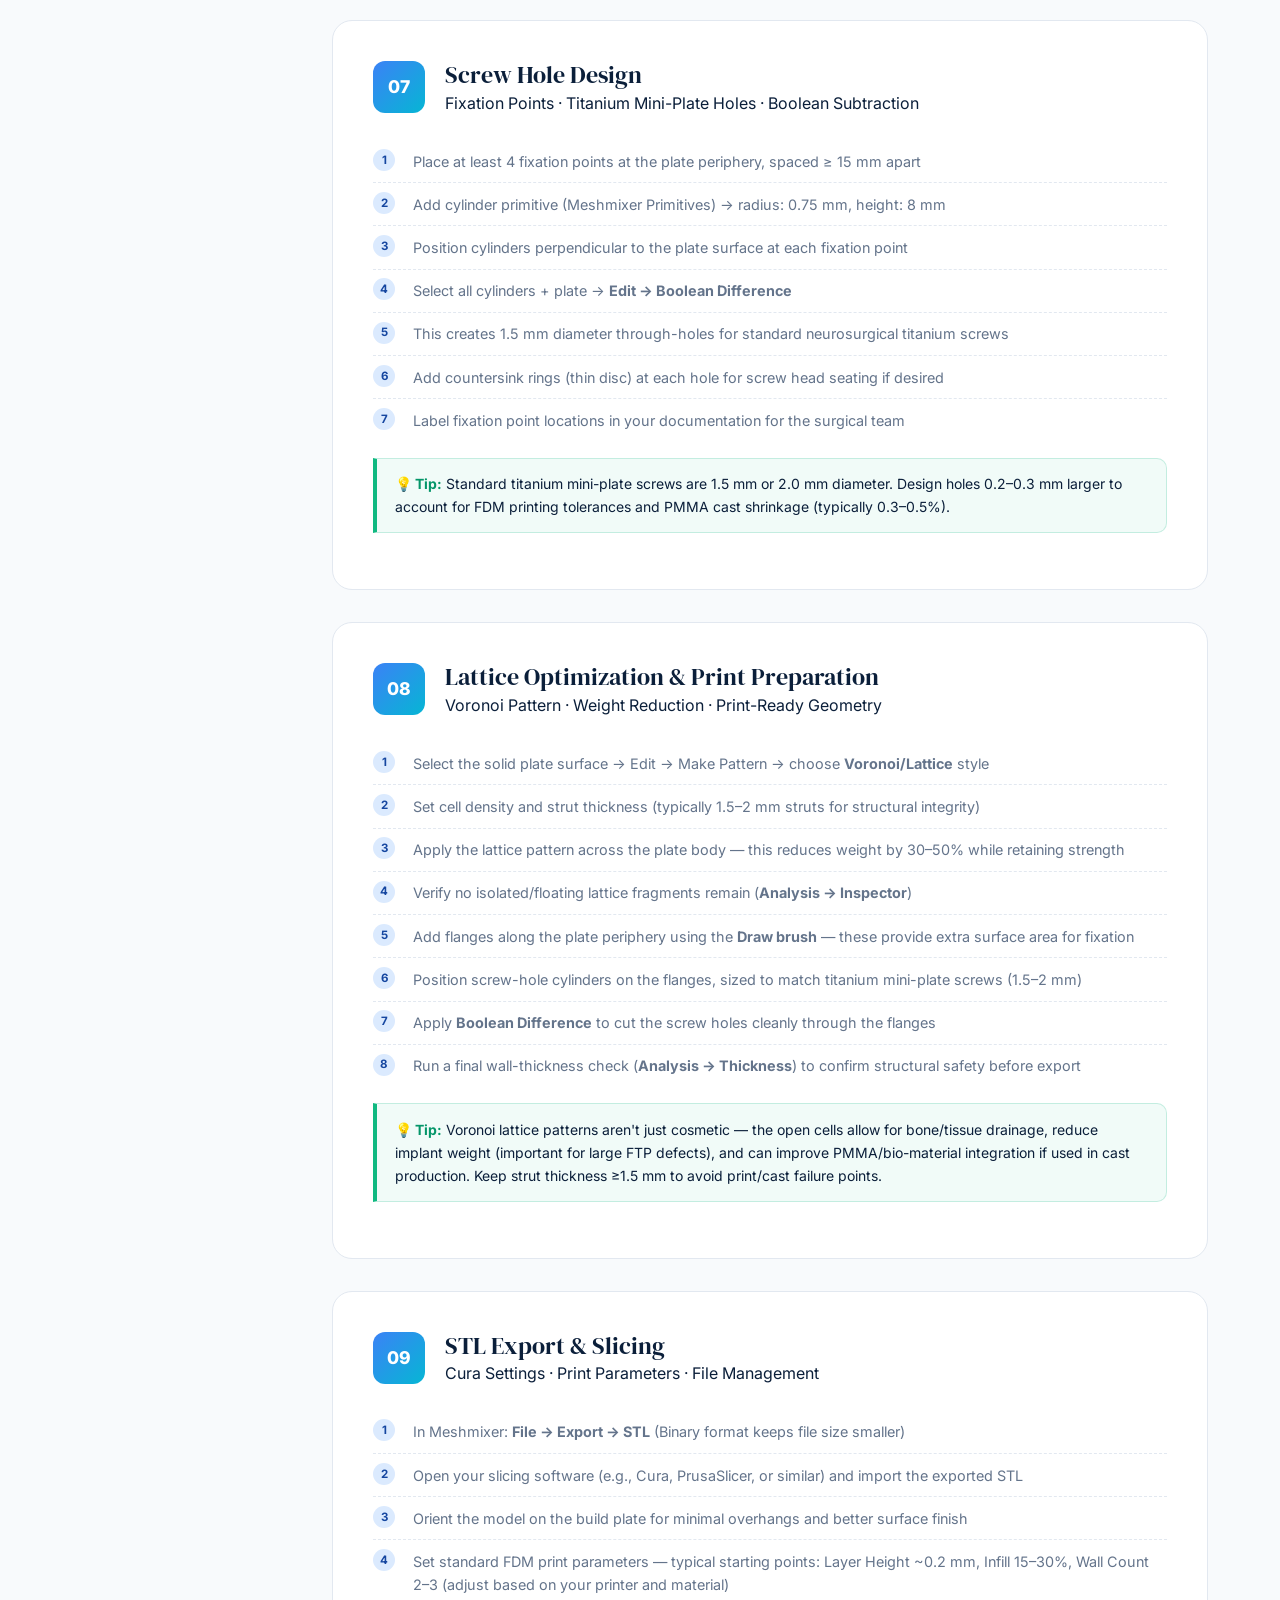
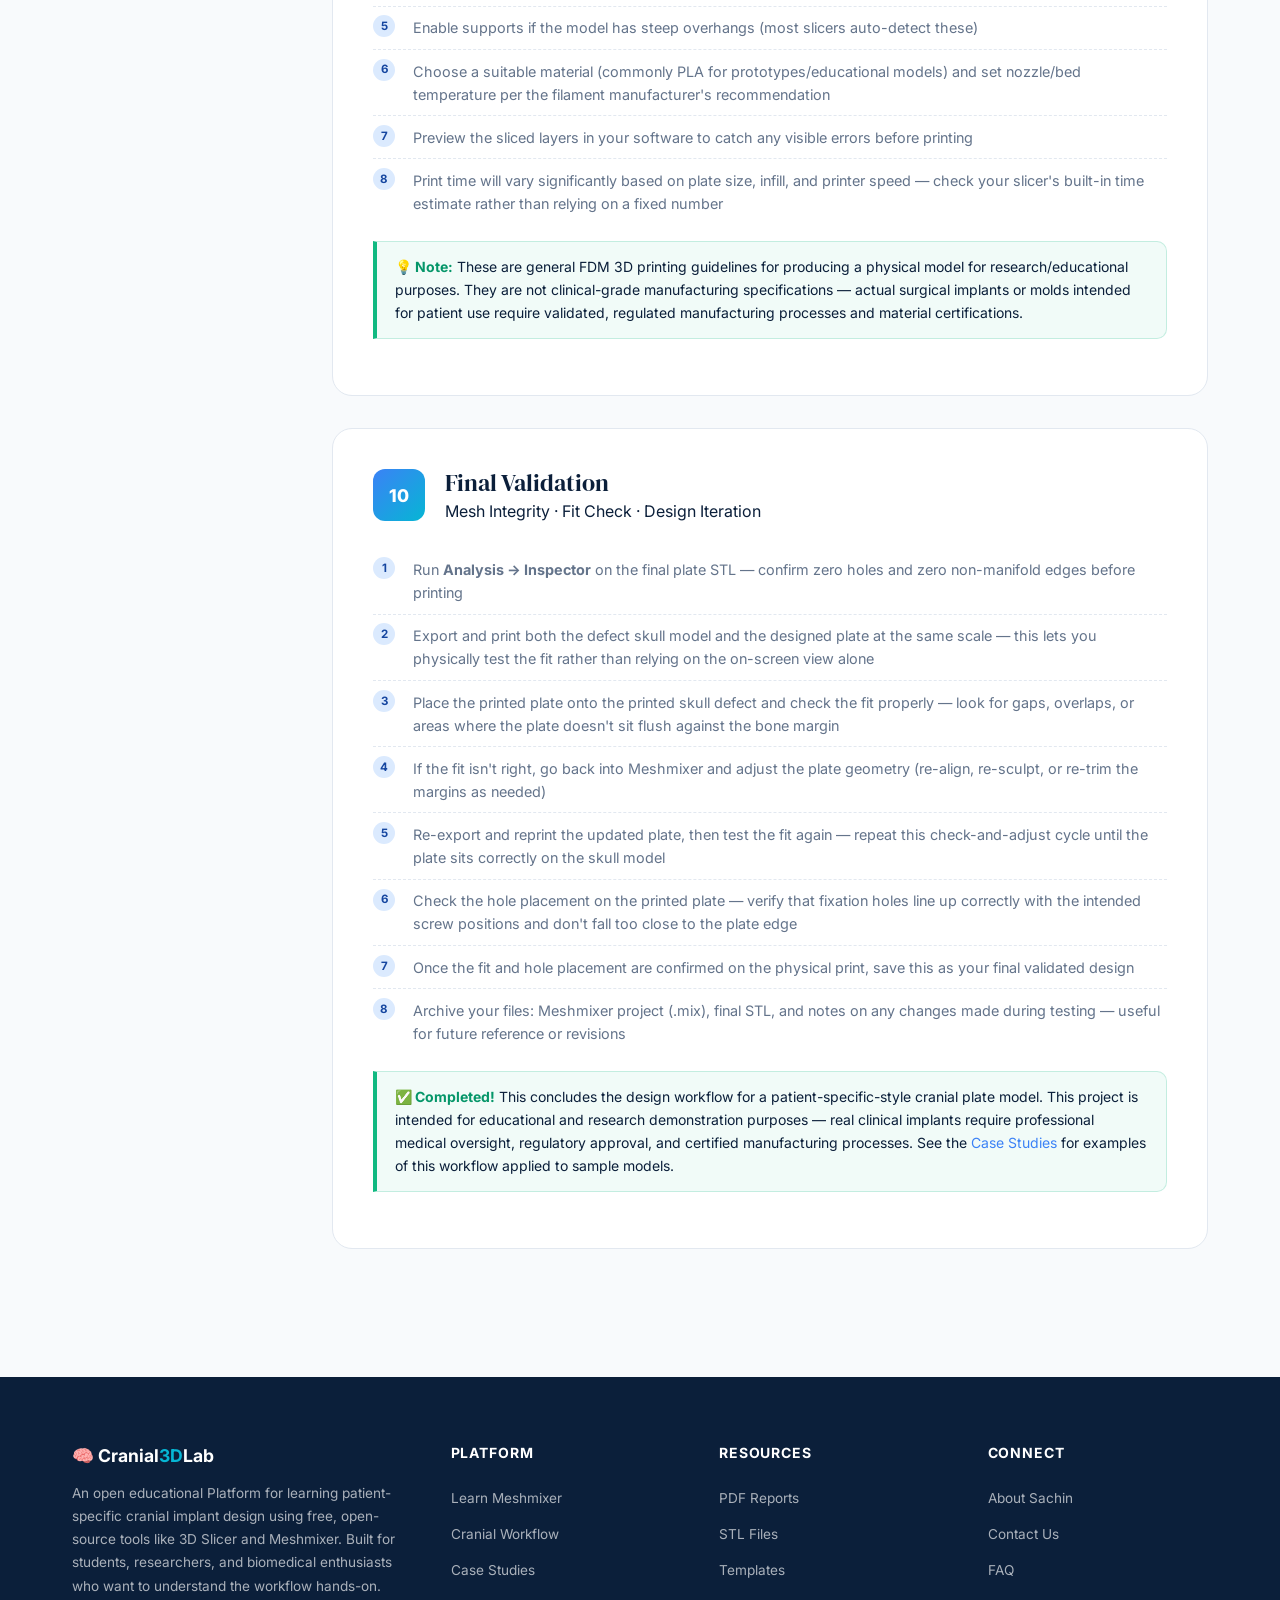
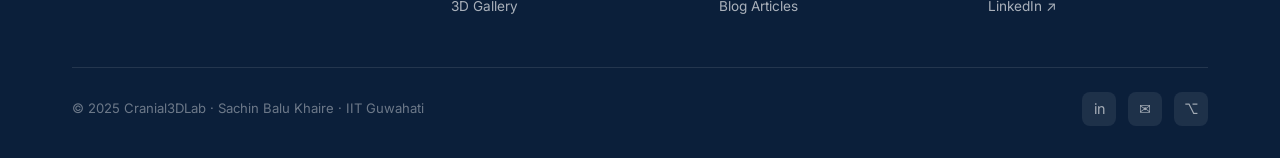
<file: meshmixer.html>
<!DOCTYPE html>
<html lang="en">
<head>
  <meta charset="UTF-8">
  <meta name="viewport" content="width=device-width, initial-scale=1.0">
  <meta name="description" content="Learn Meshmixer for cranial plate design — 10 structured modules from CT import to STL export.">
  <title>Learn Meshmixer — Cranial3DLab</title>
  <link rel="stylesheet" href="css/style.css">
  <link rel="icon" href="data:image/svg+xml,<svg xmlns='http://www.w3.org/2000/svg' viewBox='0 0 100 100'><text y='.9em' font-size='90'>🧠</text></svg>">
  <style>
    .module-detail {
      background: var(--white);
      border: 1px solid var(--border);
      border-radius: 20px;
      padding: 2.5rem;
      margin-bottom: 2rem;
      scroll-margin-top: 100px;
      transition: box-shadow var(--mid) var(--ease);
    }
    .module-detail:hover { box-shadow: 0 12px 40px rgba(21,70,160,0.08); }
    .module-detail__header {
      display: flex; align-items: flex-start; gap: 1.25rem; margin-bottom: 1.5rem;
    }
    .module-detail__num-badge {
      background: linear-gradient(135deg, var(--sky), var(--accent));
      color: var(--white); font-weight: 800;
      width: 52px; height: 52px; border-radius: 12px;
      display: flex; align-items: center; justify-content: center;
      font-size: 1.1rem; flex-shrink: 0;
    }
    .module-detail__title { font-family: var(--display); font-size: 1.5rem; line-height: 1.2; }
    .module-detail__sub   { font-size: .875rem; color: var(--slate); margin-top: .25rem; }
    .step-list { counter-reset: steps; }
    .step-list li {
      counter-increment: steps;
      position: relative;
      padding: .6rem 0 .6rem 2.5rem;
      font-size: .9rem; color: var(--slate);
      border-bottom: 1px dashed var(--border);
      line-height: 1.6;
    }
    .step-list li:last-child { border-bottom: none; }
    .step-list li::before {
      content: counter(steps);
      position: absolute; left: 0; top: .55rem;
      width: 22px; height: 22px; border-radius: 50%;
      background: var(--ice); color: var(--cobalt);
      font-size: .72rem; font-weight: 700;
      display: flex; align-items: center; justify-content: center;
    }
    .code-block {
      background: var(--navy); color: #93C5FD;
      border-radius: 10px; padding: 1rem 1.25rem;
      font-family: var(--mono); font-size: .82rem;
      line-height: 1.7; margin: 1rem 0;
      border: 1px solid rgba(255,255,255,.06);
      overflow-x: auto;
    }
    .tip-box {
      background: rgba(16,185,129,.06);
      border: 1px solid rgba(16,185,129,.2);
      border-left: 4px solid var(--success);
      border-radius: 0 10px 10px 0;
      padding: .85rem 1.1rem;
      font-size: .875rem; margin: 1rem 0;
    }
    .tip-box strong { color: #059669; }
    .module-progress { margin-bottom: 3rem; }
    .side-toc {
      position: sticky; top: 90px;
      background: var(--surface);
      border: 1px solid var(--border);
      border-radius: 14px; padding: 1.25rem;
    }
    .side-toc h4 { font-size: .82rem; text-transform: uppercase; letter-spacing: .08em; color: var(--slate); margin-bottom: 1rem; }
    .side-toc a {
      display: block; padding: .4rem .6rem;
      font-size: .85rem; color: var(--slate);
      border-radius: 6px; border-left: 2px solid transparent;
      transition: all var(--fast);
      margin-bottom: .2rem;
    }
    .side-toc a:hover { color: var(--cobalt); background: var(--ice); border-left-color: var(--sky); }
    .learn-layout {
      display: grid; grid-template-columns: 220px 1fr;
      gap: 2.5rem; align-items: start;
    }
    @media (max-width: 900px) {
      .learn-layout { grid-template-columns: 1fr; }
      .side-toc { position: static; }
    }
  </style>
</head>
<body>
<div id="nav"></div>

<div class="page-hero alt" style="padding-bottom:4rem">
  <div class="container">
    <div class="breadcrumb"><a href="index.html">Home</a><span>/</span>Learn Meshmixer</div>
    <span class="tag" style="color:var(--accent);background:rgba(6,182,212,.15)">🎓 10 Modules</span>
    <h1 style="margin-top:.75rem">Learn Meshmixer for<br>Cranial Reconstruction</h1>
    <p>From raw DICOM data to a surgical-ready cranial plate — using only free, open-source software.</p>
    <div style="display:flex;gap:1rem;justify-content:center;margin-top:2rem;flex-wrap:wrap">
      <a href="downloads.html" class="btn btn--primary">⬇️ Download All STL Files</a>
      <a href="workflow.html" class="btn btn--ghost">See Full Workflow</a>
    </div>
  </div>
</div>

<section class="section section--alt">
  <div class="container">

    <div class="module-progress reveal">
      <div class="section-header" style="margin-bottom:2rem">
        <span class="tag">📊 Course Progress</span>
        <h2>10 Learning Modules</h2>
        <p>Each module builds on the previous. Work through them in order for best results.</p>
      </div>
      <div style="display:grid;grid-template-columns:repeat(5,1fr);gap:1rem;margin-bottom:2rem">
        <a href="#m1" style="text-decoration:none">
          <div style="background:var(--cobalt);color:var(--white);border-radius:10px;padding:.75rem;text-align:center;font-size:.8rem;font-weight:700;transition:transform .2s" onmouseover="this.style.transform='scale(1.05)'" onmouseout="this.style.transform=''">01<br>Intro</div>
        </a>
        <a href="#ct-stl" style="text-decoration:none"><div style="background:var(--sky);color:var(--white);border-radius:10px;padding:.75rem;text-align:center;font-size:.8rem;font-weight:700;transition:transform .2s" onmouseover="this.style.transform='scale(1.05)'" onmouseout="this.style.transform=''">02<br>CT→STL</div></a>
        <a href="#defect" style="text-decoration:none"><div style="background:var(--accent);color:var(--white);border-radius:10px;padding:.75rem;text-align:center;font-size:.8rem;font-weight:700;transition:transform .2s" onmouseover="this.style.transform='scale(1.05)'" onmouseout="this.style.transform=''">03<br>Defect</div></a>
        <a href="#mirror" style="text-decoration:none"><div style="background:var(--cobalt);color:var(--white);border-radius:10px;padding:.75rem;text-align:center;font-size:.8rem;font-weight:700">04<br>Mirror</div></a>
        <a href="#surface" style="text-decoration:none"><div style="background:var(--sky);color:var(--white);border-radius:10px;padding:.75rem;text-align:center;font-size:.8rem;font-weight:700">05<br>Surface</div></a>
        <a href="#thickness" style="text-decoration:none"><div style="background:var(--accent);color:var(--white);border-radius:10px;padding:.75rem;text-align:center;font-size:.8rem;font-weight:700">06<br>Thickness</div></a>
        <a href="#screws" style="text-decoration:none"><div style="background:var(--cobalt);color:var(--white);border-radius:10px;padding:.75rem;text-align:center;font-size:.8rem;font-weight:700">07<br>Screws</div></a>
        <a href="#mold" style="text-decoration:none"><div style="background:var(--sky);color:var(--white);border-radius:10px;padding:.75rem;text-align:center;font-size:.8rem;font-weight:700">08<br>Mold</div></a>
        <a href="#export" style="text-decoration:none"><div style="background:var(--accent);color:var(--white);border-radius:10px;padding:.75rem;text-align:center;font-size:.8rem;font-weight:700">09<br>Export</div></a>
        <a href="#validate" style="text-decoration:none"><div style="background:var(--cobalt);color:var(--white);border-radius:10px;padding:.75rem;text-align:center;font-size:.8rem;font-weight:700">10<br>Validate</div></a>
      </div>
    </div>

    <div class="learn-layout">
      <div>
        <div class="side-toc">
          <h4>Table of Contents</h4>
          <a href="#m1">01 · Introduction</a>
          <a href="#ct-stl">02 · CT to STL</a>
          <a href="#defect">03 · Defect Assessment</a>
          <a href="#mirror">04 · Mirroring</a>
          <a href="#surface">05 · Surface Creation</a>
          <a href="#thickness">06 · Thickness Generation</a>
          <a href="#screws">07 · Screw Hole Design</a>
          <a href="#mold">08 · Lattice Optimization</a>
          <a href="#export">09 · STL Export</a>
          <a href="#validate">10 · Final Validation</a>
        </div>
      </div>

      <div>
        <!-- MODULE 1 -->
        <div class="module-detail reveal" id="m1">
          <div class="module-detail__header">
            <div class="module-detail__num-badge">01</div>
            <div>
              <div class="module-detail__title">Introduction to Cranial Reconstruction</div>
              <div class="module-detail__sub">Overview · Software Setup · DICOM Basics</div>
            </div>
          </div>
          <p style="color:var(--slate);margin-bottom:1rem">Before modeling, understand the clinical context — why cranioplasty is needed, what materials are used, and how 3D printing fits into the surgical workflow.</p>
          <div class="info-box"><strong>Software Required:</strong> 3D Slicer (free), Autodesk Meshmixer (free), Ultimaker Cura (free), any FDM 3D printer.</div>
          <ol class="step-list">
            <li>Install 3D Slicer from <strong>slicer.org</strong> — use version 5.x or later</li>
            <li>Download and install Meshmixer from Autodesk's official site (free)</li>
            <li>Understand DICOM format: a stack of 2D CT slices encoding Hounsfield units (HU)</li>
            <li>Learn key HU thresholds: Air ≈ −1000, Soft tissue ≈ 40–80, Bone ≈ 226–3000</li>
            <li>Review anatomy: calvaria, diploe, inner/outer cortical tables, suture lines</li>
            <li>Familiarize with STL format: tessellated triangular mesh, no color/texture data</li>
          </ol>
          <div class="tip-box"><strong>💡 Tip:</strong> Cranial bone HU values typically range 226–3000. Set your lower threshold to ~226 to capture trabecular bone and avoid gaps in the model.</div>
        </div>

        <!-- MODULE 2 -->
        <div class="module-detail reveal" id="ct-stl">
          <div class="module-detail__header">
            <div class="module-detail__num-badge">02</div>
            <div>
              <div class="module-detail__title">CT to STL Workflow</div>
              <div class="module-detail__sub">3D Slicer · DICOM Import · Bone Segmentation · STL Export</div>
            </div>
          </div>
          <p style="color:var(--slate);margin-bottom:1rem">Convert raw CT DICOM data into a clean, watertight STL skull model suitable for Meshmixer processing.</p>
          <ol class="step-list">
            <li>Open 3D Slicer → <strong>File → Add DICOM Data</strong> → import the CT folder</li>
            <li>Go to <strong>Segment Editor</strong> module from the module selector</li>
            <li>Click <strong>Add</strong> to create a new segmentation, name it "Skull"</li>
            <li>Select the <strong>Threshold</strong> effect. Set Lower: 226, Upper: 3000</li>
            <li>Click <strong>Apply</strong> — green voxels show bone tissue</li>
            <li>Use <strong>Island</strong> effect → Keep Largest Island to remove small noise</li>
            <li>Apply <strong>Smoothing</strong> (Gaussian, σ = 1.0 mm) to remove stepping artifact</li>
            <li>Right-click segmentation → <strong>Export to Files</strong> → Format: STL → Save</li>
          </ol>
         
          <div class="tip-box"><strong>💡 Tip:</strong> For 1.25 mm slice CT data, the STL will have ~500K–2M triangles. Use Meshmixer's "Reduce" tool to bring it to 300K for workable file size without losing clinical accuracy.</div>
        </div>

        <!-- MODULE 3 -->
       <div class="module-detail reveal" id="defect">
          <div class="module-detail__header">
            <div class="module-detail__num-badge">03</div>
            <div>
              <div class="module-detail__title">Defect Assessment</div>
              <div class="module-detail__sub">Meshmixer Inspector · Boundary Analysis · Measurements</div>
            </div>
          </div>
          <p style="color:var(--slate);margin-bottom:1rem">Systematically analyze the cranial defect to understand its boundaries, orientation, and relationship to adjacent anatomical structures.</p>
          <ol class="step-list">
            <li>Import the skull STL into Meshmixer: <strong>File → Import</strong></li>
            <li>Go to <strong>Analysis → Inspector</strong> — click "Auto Repair All" to fix mesh errors (holes, non-manifold edges)</li>
            <li>Use <strong>Analysis → Measure</strong> to click two points and record approximate defect dimensions (width, length) directly on the mesh</li>
          </ol>
        </div>

        <!-- MODULE 4 -->
       <div class="module-detail reveal" id="mirror">
          <div class="module-detail__header">
            <div class="module-detail__num-badge">04</div>
            <div>
              <div class="module-detail__title">Mirroring Technique</div>
              <div class="module-detail__sub">Symmetry Selection · Contralateral Mirror · Boolean Operations</div>
            </div>
          </div>
          <p style="color:var(--slate);margin-bottom:1rem">Leverage natural bilateral skull symmetry to reconstruct missing anatomy by mirroring the healthy contralateral hemisphere.</p>
          <ol class="step-list">
            <li>Duplicate the skull (<strong>Edit → Duplicate</strong>) and hide the original — work only on the duplicate for this step</li>
            <li>Select the duplicate skull → enable <strong>Symmetry</strong> in the Select tool options panel. This sets the sagittal midline plane</li>
            <li>Use the <strong>Sphere Brush</strong> to sketch along the defect boundary — with Symmetry ON, the same selection also appears on the healthy opposite side</li>
            <li>Turn off Symmetry, then select only the healthy mirrored region (the opposite-side selection)</li>
            <li>Click <strong>Edit → Separate</strong> to isolate that healthy patch as its own object</li>
            <li>With the separated patch selected: <strong>Analysis → Mirror</strong> (or <strong>Edit → Mirror</strong>) — choose the sagittal axis to flip it across the midline, producing a piece shaped for the defect side</li>
            <li>Make the original skull visible again, and use <strong>Transform</strong> (move/rotate) to align the mirrored patch onto the actual defect site</li>
            <li>Visually inspect the fit — the patch's edges should closely follow the surrounding bone curvature. Minor gaps will be corrected with Sculpt tools in the next module</li>
          </ol>
          <div class="tip-box"><strong>💡 Tip:</strong> Perfect anatomical symmetry is rare in real patients. After aligning the mirrored patch, always rotate the view and check the margins from multiple angles before moving on — small transition gaps are normal at this stage and get refined in the surface-smoothing module.</div>
        </div>
        <!-- MODULE 5 -->
        <div class="module-detail reveal" id="surface">
          <div class="module-detail__header">
            <div class="module-detail__num-badge">05</div>
            <div>
              <div class="module-detail__title">Surface Creation & Smoothing</div>
              <div class="module-detail__sub">Laplacian Smoothing · Sculpt Tools · Edge Refinement</div>
            </div>
          </div>
          <ol class="step-list">
            <li>Select the mirrored plate mesh → <strong>Deform → Smooth</strong> (Laplacian, 10 iterations)</li>
            <li>Use <strong>Sculpt</strong> → Smooth brush (S key) to manually smooth rough transition zones</li>
            <li>Use <strong>Sculpt</strong> → Flatten brush at margins to ensure good bone contact</li>
            <li>Trim excess plate extending beyond the defect boundary with <strong>Edit → Plane Cut</strong></li>
            <li>Inspect underside of plate — it should follow the inner table curvature of the skull</li>
            <li>Apply <strong>Remesh</strong> (Analysis → Remesh) for uniform triangle distribution</li>
            <li>Run Inspector again: zero holes, zero non-manifold edges before proceeding</li>
          </ol>
          <div class="tip-box"><strong>💡 Tip:</strong> The "Draw" sculpt brush (D) is excellent for filling small surface depressions. Use a low strength (10–20%) and build up gradually to avoid over-correction.</div>
        </div>

        <!-- MODULE 6 -->
        <div class="module-detail reveal" id="thickness">
          <div class="module-detail__header">
            <div class="module-detail__num-badge">06</div>
            <div>
              <div class="module-detail__title">Thickness Generation</div>
              <div class="module-detail__sub">Extrude · Boolean Difference · 1mm Offset</div>
            </div>
          </div>
          <ol class="step-list">
            <li>With the plate surface selected: <strong>Edit → Extrude</strong> → Direction: Normal, Distance: 4 mm</li>
            <li>This creates a solid PMMA plate of 4 mm nominal thickness (3–5 mm is clinically standard)</li>
            <li>To ensure clearance: select the original skull mesh → <strong>Edit → Offset</strong> → 1 mm outward</li>
            <li>Perform <strong>Edit → Boolean Difference</strong>: skull_offset − plate → removes interference</li>
            <li>The result is a plate that sits 1 mm proud of the skull surface, preventing pressure on dura</li>
            <li>Add drain holes (~4 mm diameter) randomly across the plate using Boolean with cylinder primitives</li>
            <li>Verify minimum wall thickness ≥ 3 mm everywhere using <strong>Analysis → Thickness</strong></li>
          </ol>
        </div>

        <!-- MODULE 7 -->
        <div class="module-detail reveal" id="screws">
          <div class="module-detail__header">
            <div class="module-detail__num-badge">07</div>
            <div>
              <div class="module-detail__title">Screw Hole Design</div>
              <div class="module-card__sub">Fixation Points · Titanium Mini-Plate Holes · Boolean Subtraction</div>
            </div>
          </div>
          <ol class="step-list">
            <li>Place at least 4 fixation points at the plate periphery, spaced ≥ 15 mm apart</li>
            <li>Add cylinder primitive (Meshmixer Primitives) → radius: 0.75 mm, height: 8 mm</li>
            <li>Position cylinders perpendicular to the plate surface at each fixation point</li>
            <li>Select all cylinders + plate → <strong>Edit → Boolean Difference</strong></li>
            <li>This creates 1.5 mm diameter through-holes for standard neurosurgical titanium screws</li>
            <li>Add countersink rings (thin disc) at each hole for screw head seating if desired</li>
            <li>Label fixation point locations in your documentation for the surgical team</li>
          </ol>
          <div class="tip-box"><strong>💡 Tip:</strong> Standard titanium mini-plate screws are 1.5 mm or 2.0 mm diameter. Design holes 0.2–0.3 mm larger to account for FDM printing tolerances and PMMA cast shrinkage (typically 0.3–0.5%).</div>
        </div>

        <!-- MODULE 8 -->
        <div class="module-detail reveal" id="mold">
          <div class="module-detail__header">
            <div class="module-detail__num-badge">08</div>
            <div>
              <div class="module-detail__title">Lattice Optimization &amp; Print Preparation</div>
              <div class="module-card__sub">Voronoi Pattern · Weight Reduction · Print-Ready Geometry</div>
            </div>
          </div>
          <ol class="step-list">
            <li>Select the solid plate surface → Edit → Make Pattern → choose <strong>Voronoi/Lattice</strong> style</li>
            <li>Set cell density and strut thickness (typically 1.5–2 mm struts for structural integrity)</li>
            <li>Apply the lattice pattern across the plate body — this reduces weight by 30–50% while retaining strength</li>
            <li>Verify no isolated/floating lattice fragments remain (<strong>Analysis → Inspector</strong>)</li>
            <li>Add flanges along the plate periphery using the <strong>Draw brush</strong> — these provide extra surface area for fixation</li>
            <li>Position screw-hole cylinders on the flanges, sized to match titanium mini-plate screws (1.5–2 mm)</li>
            <li>Apply <strong>Boolean Difference</strong> to cut the screw holes cleanly through the flanges</li>
            <li>Run a final wall-thickness check (<strong>Analysis → Thickness</strong>) to confirm structural safety before export</li>
          </ol>
          <div class="tip-box"><strong>💡 Tip:</strong> Voronoi lattice patterns aren't just cosmetic — the open cells allow for bone/tissue drainage, reduce implant weight (important for large FTP defects), and can improve PMMA/bio-material integration if used in cast production. Keep strut thickness ≥1.5 mm to avoid print/cast failure points.</div>
        </div>

        <!-- MODULE 9 -->
       <div class="module-detail reveal" id="export">
          <div class="module-detail__header">
            <div class="module-detail__num-badge">09</div>
            <div>
              <div class="module-detail__title">STL Export & Slicing</div>
              <div class="module-card__sub">Cura Settings · Print Parameters · File Management</div>
            </div>
          </div>
          <ol class="step-list">
            <li>In Meshmixer: <strong>File → Export → STL</strong> (Binary format keeps file size smaller)</li>
            <li>Open your slicing software (e.g., Cura, PrusaSlicer, or similar) and import the exported STL</li>
            <li>Orient the model on the build plate for minimal overhangs and better surface finish</li>
            <li>Set standard FDM print parameters — typical starting points: Layer Height ~0.2 mm, Infill 15–30%, Wall Count 2–3 (adjust based on your printer and material)</li>
            <li>Enable supports if the model has steep overhangs (most slicers auto-detect these)</li>
            <li>Choose a suitable material (commonly PLA for prototypes/educational models) and set nozzle/bed temperature per the filament manufacturer's recommendation</li>
            <li>Preview the sliced layers in your software to catch any visible errors before printing</li>
            <li>Print time will vary significantly based on plate size, infill, and printer speed — check your slicer's built-in time estimate rather than relying on a fixed number</li>
          </ol>
          <div class="tip-box"><strong>💡 Note:</strong> These are general FDM 3D printing guidelines for producing a physical model for research/educational purposes. They are not clinical-grade manufacturing specifications — actual surgical implants or molds intended for patient use require validated, regulated manufacturing processes and material certifications.</div>
        </div>

        <!-- MODULE 10 -->
       <div class="module-detail reveal" id="validate">
          <div class="module-detail__header">
            <div class="module-detail__num-badge">10</div>
            <div>
              <div class="module-detail__title">Final Validation</div>
              <div class="module-card__sub">Mesh Integrity · Fit Check · Design Iteration</div>
            </div>
          </div>
          <ol class="step-list">
            <li>Run <strong>Analysis → Inspector</strong> on the final plate STL — confirm zero holes and zero non-manifold edges before printing</li>
            <li>Export and print both the defect skull model and the designed plate at the same scale — this lets you physically test the fit rather than relying on the on-screen view alone</li>
            <li>Place the printed plate onto the printed skull defect and check the fit properly — look for gaps, overlaps, or areas where the plate doesn't sit flush against the bone margin</li>
            <li>If the fit isn't right, go back into Meshmixer and adjust the plate geometry (re-align, re-sculpt, or re-trim the margins as needed)</li>
            <li>Re-export and reprint the updated plate, then test the fit again — repeat this check-and-adjust cycle until the plate sits correctly on the skull model</li>
            <li>Check the hole placement on the printed plate — verify that fixation holes line up correctly with the intended screw positions and don't fall too close to the plate edge</li>
            <li>Once the fit and hole placement are confirmed on the physical print, save this as your final validated design</li>
            <li>Archive your files: Meshmixer project (.mix), final STL, and notes on any changes made during testing — useful for future reference or revisions</li>
          </ol>
          <div class="tip-box"><strong>✅ Completed!</strong> This concludes the design workflow for a patient-specific-style cranial plate model. This project is intended for educational and research demonstration purposes — real clinical implants require professional medical oversight, regulatory approval, and certified manufacturing processes. See the <a href="cases.html" style="color:var(--sky)">Case Studies</a> for examples of this workflow applied to sample models.</div>
        </div>
      </div><!-- end content column -->
    </div><!-- end learn-layout -->
  </div>
</section>
<div id="footer"></div>
<script src="js/components.js"></script>
<script src="js/main.js"></script>
</body>
</html>
</file>
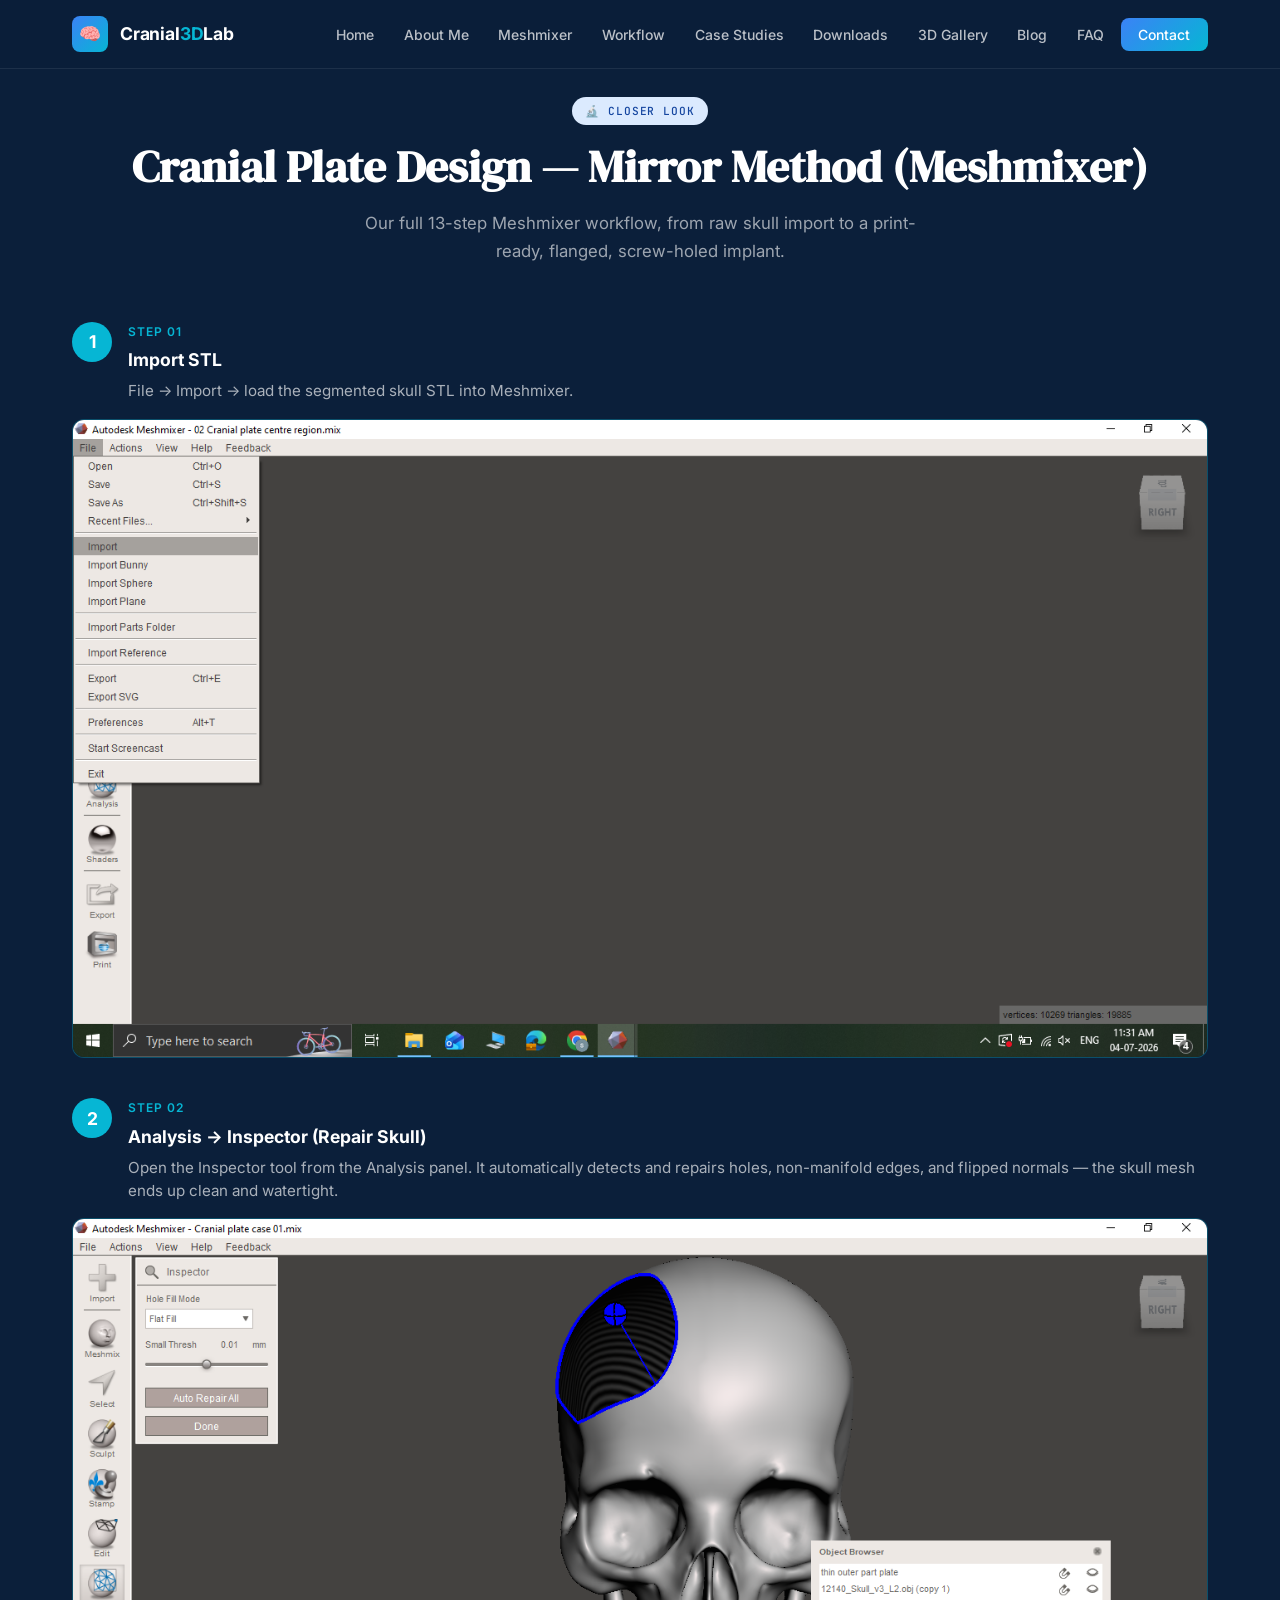
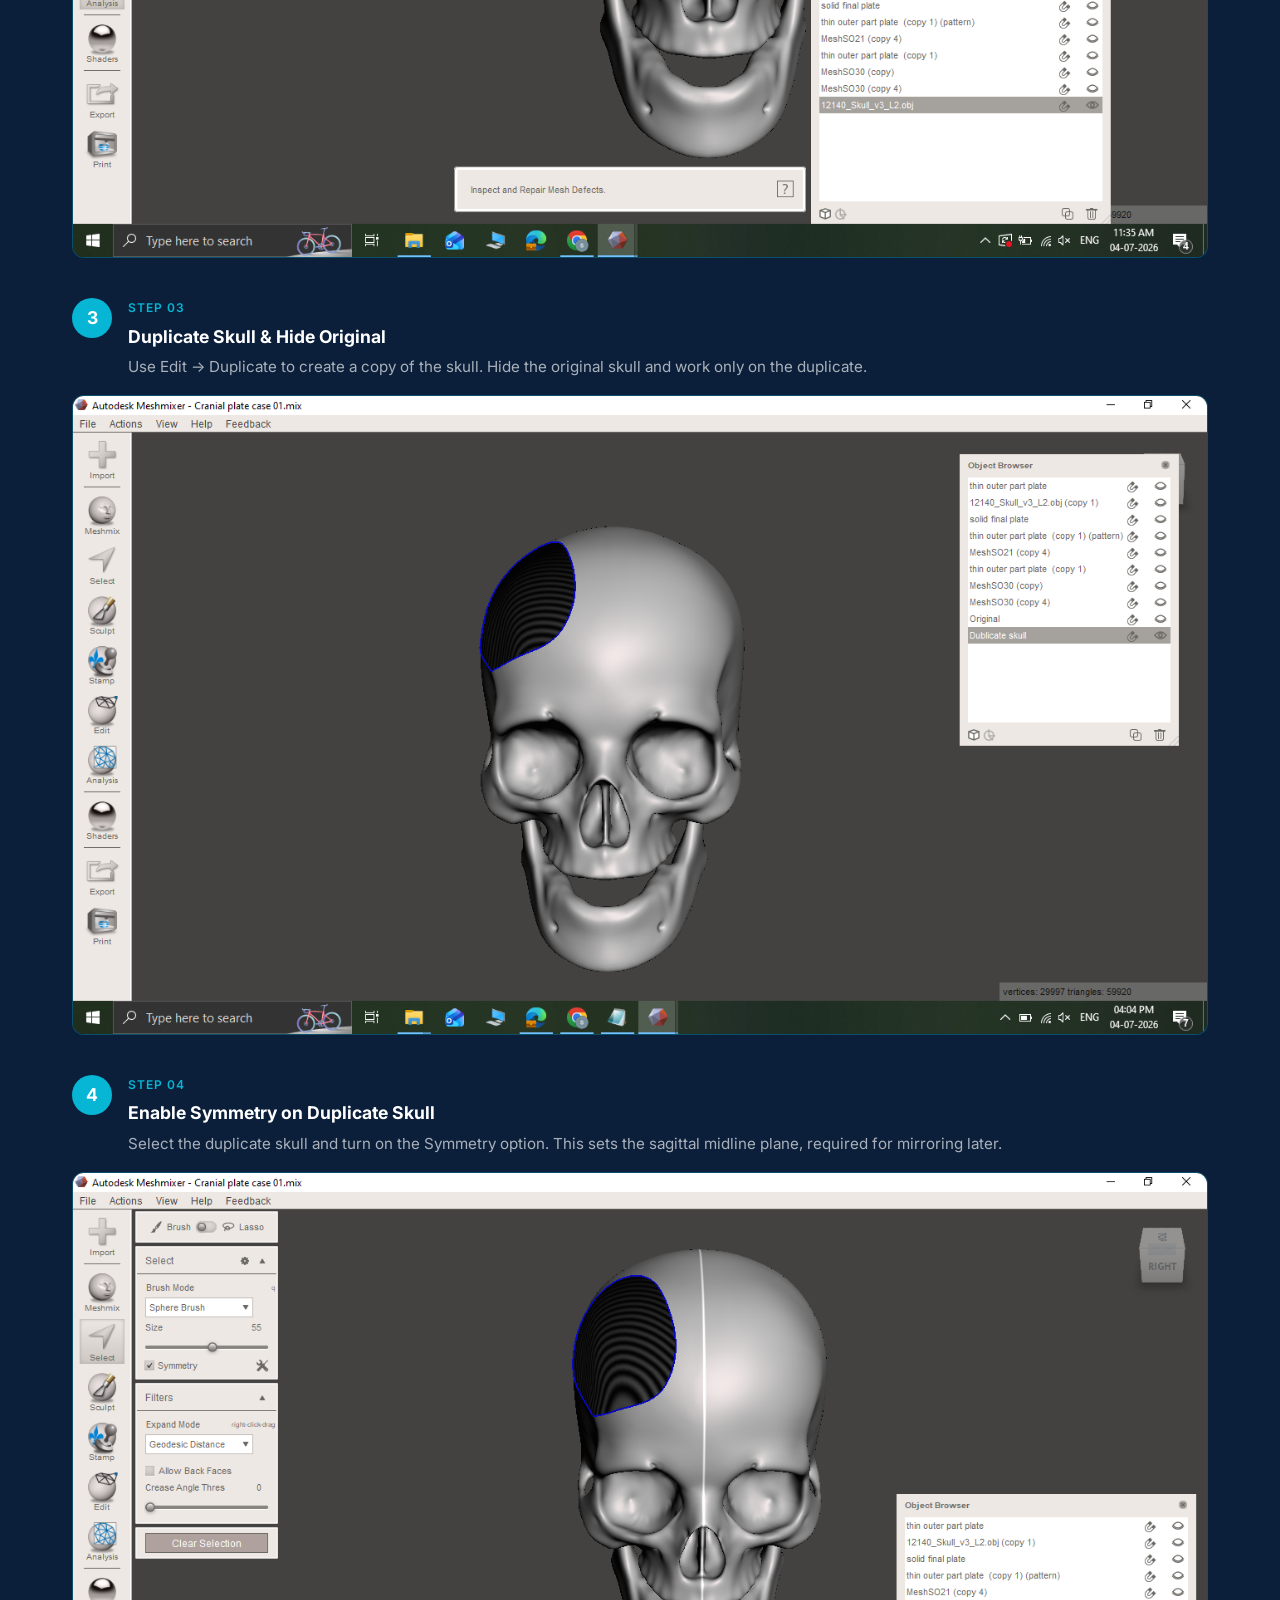
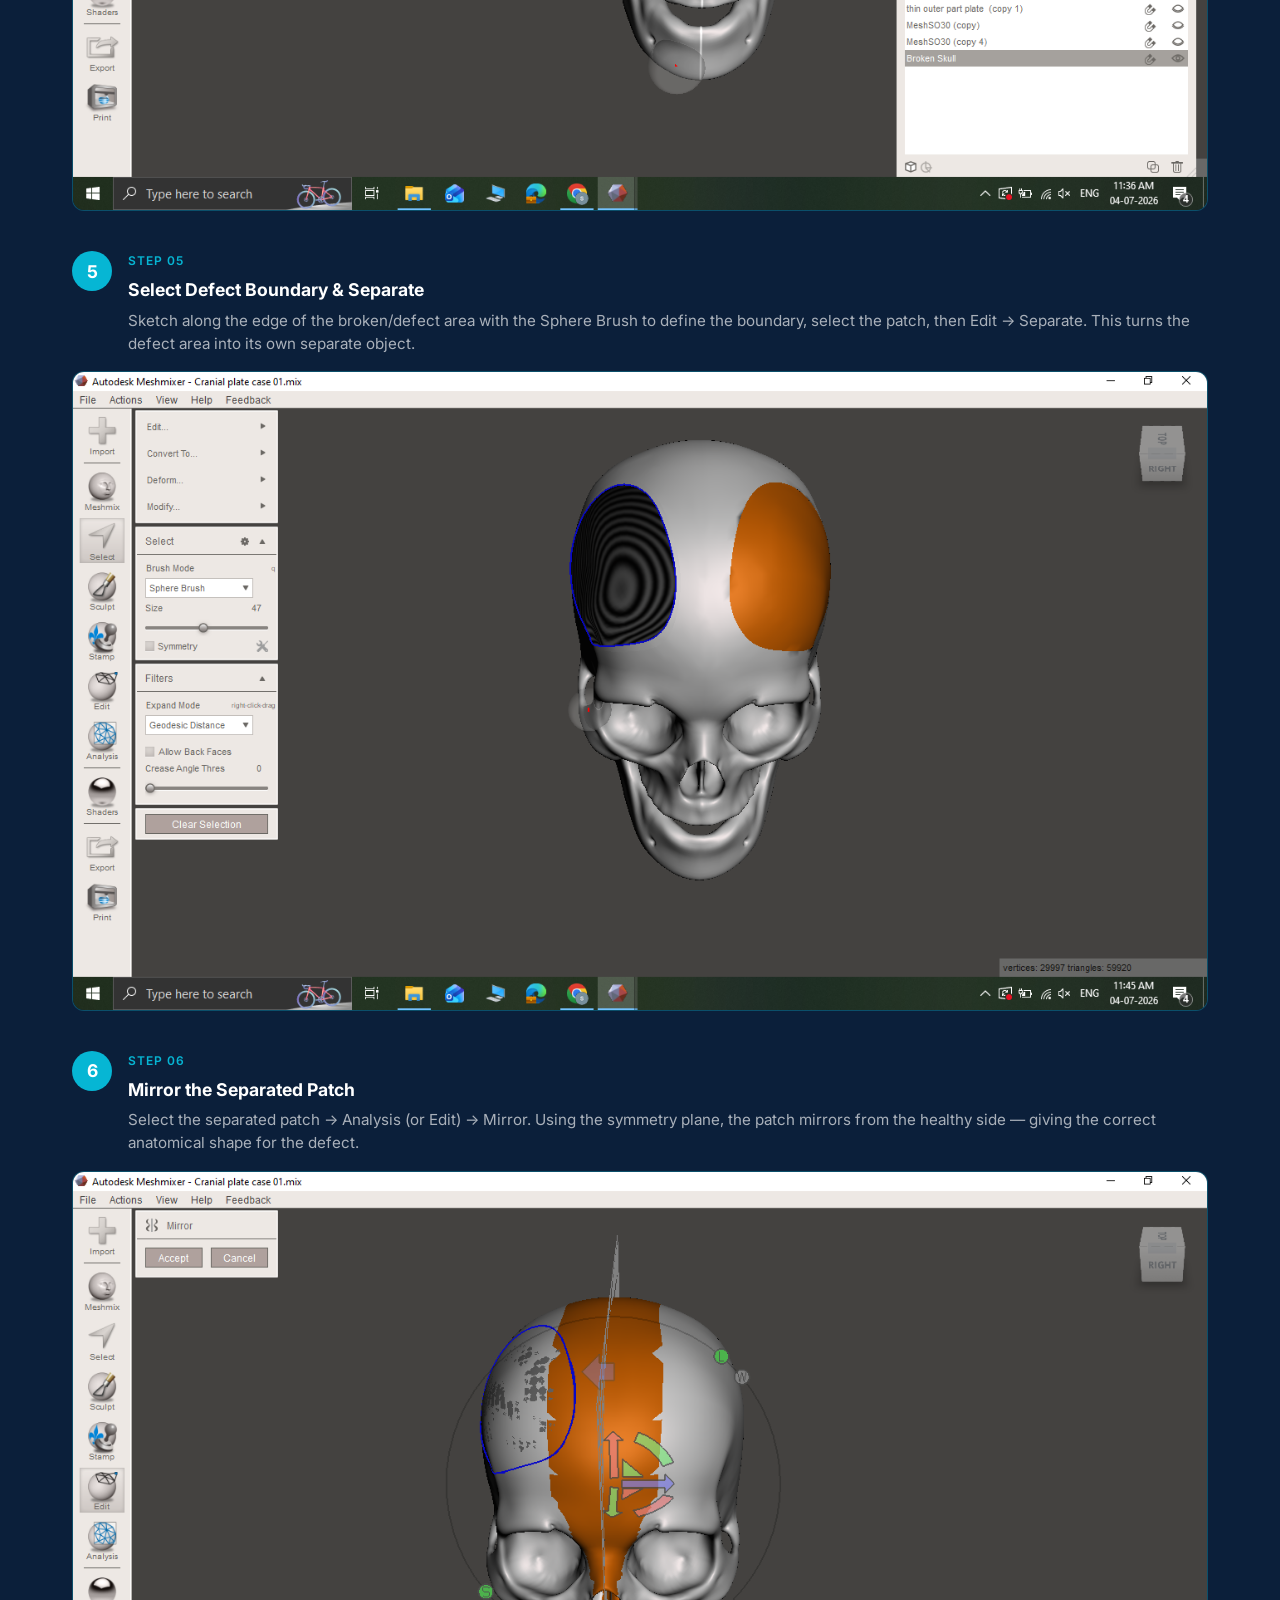
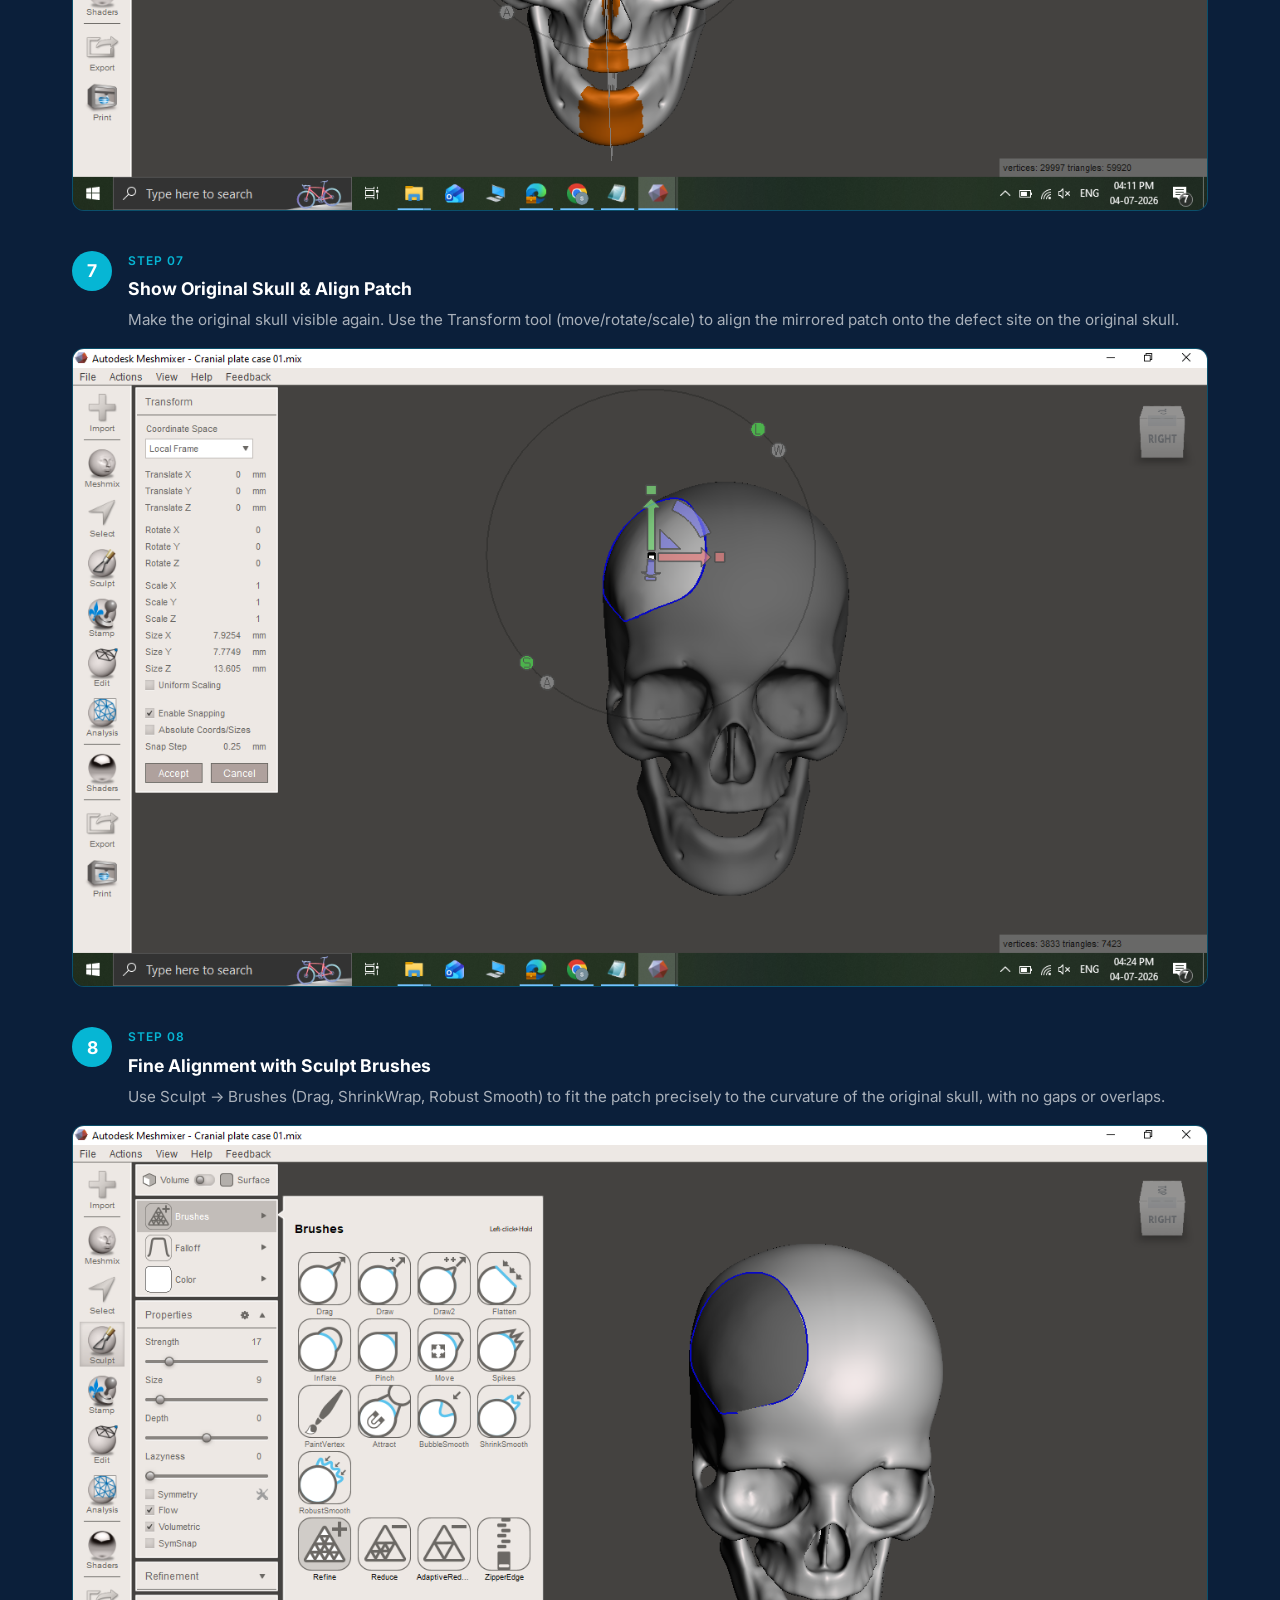
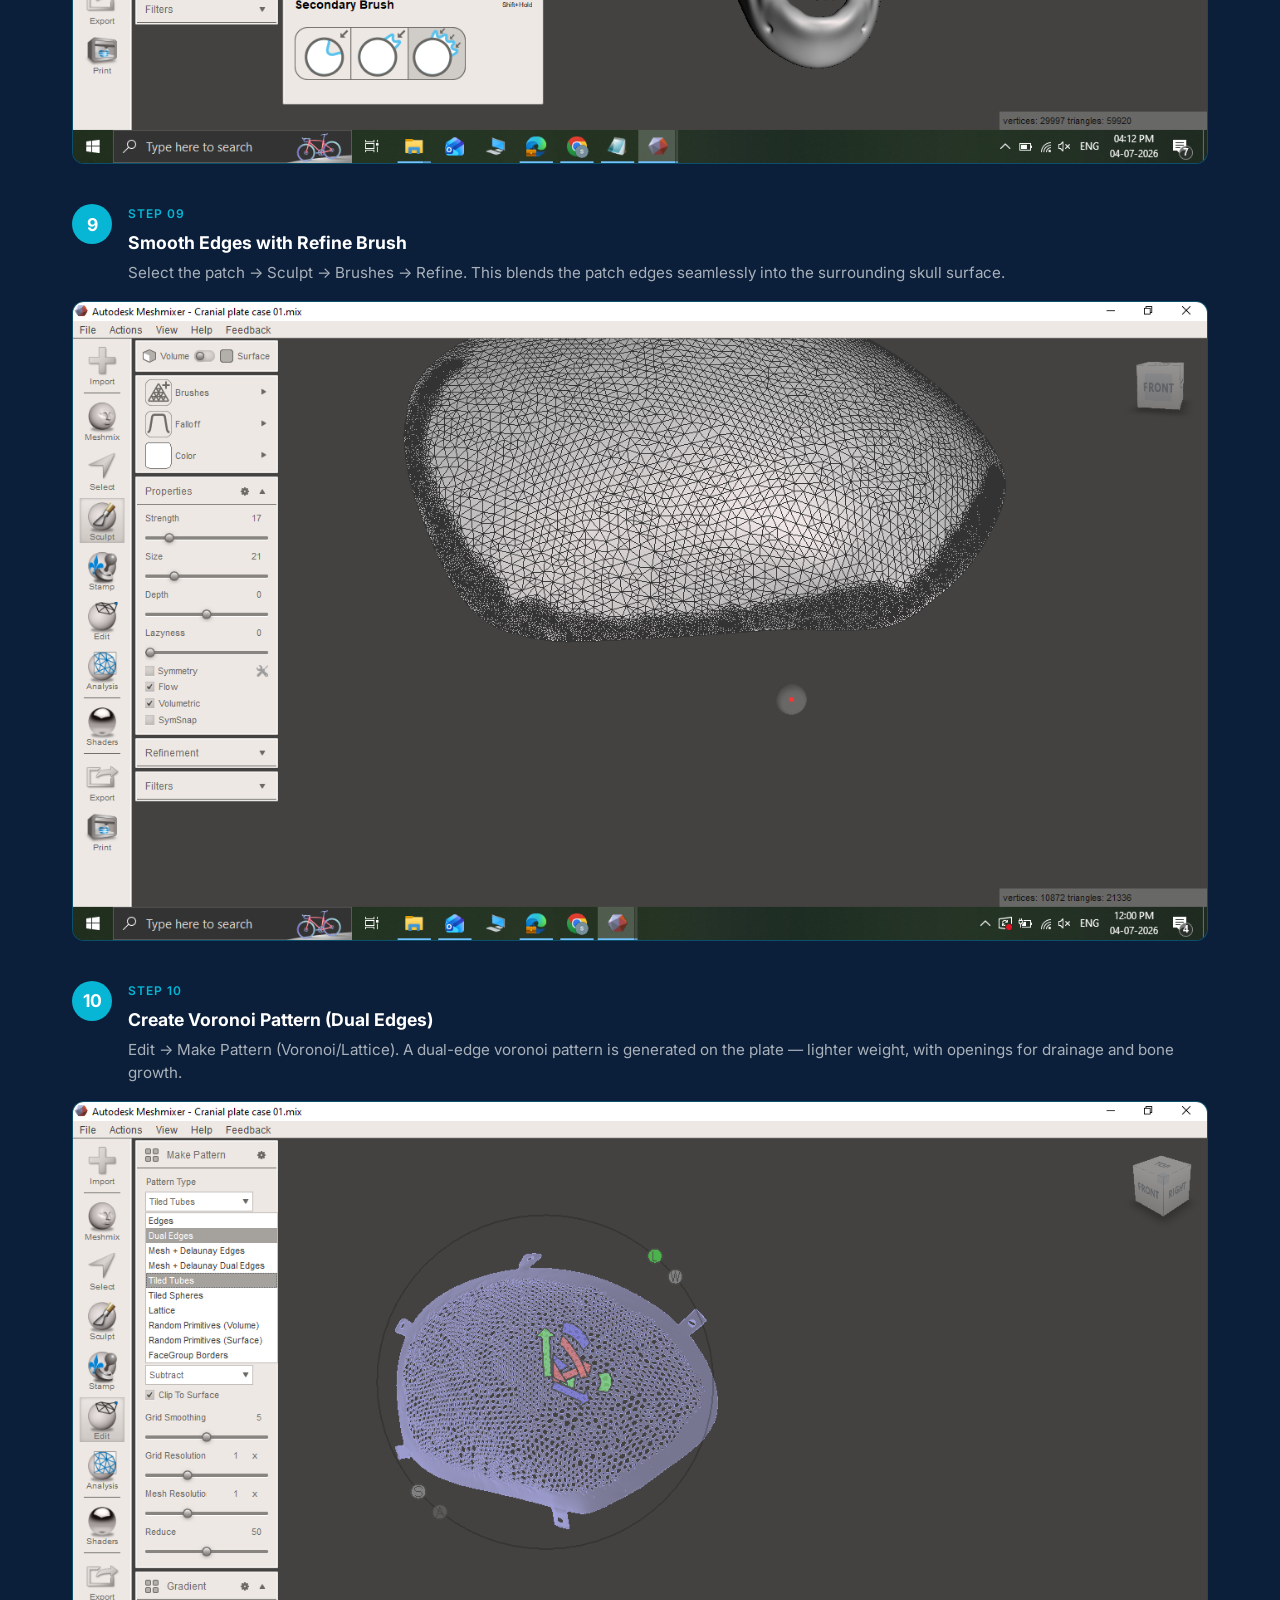
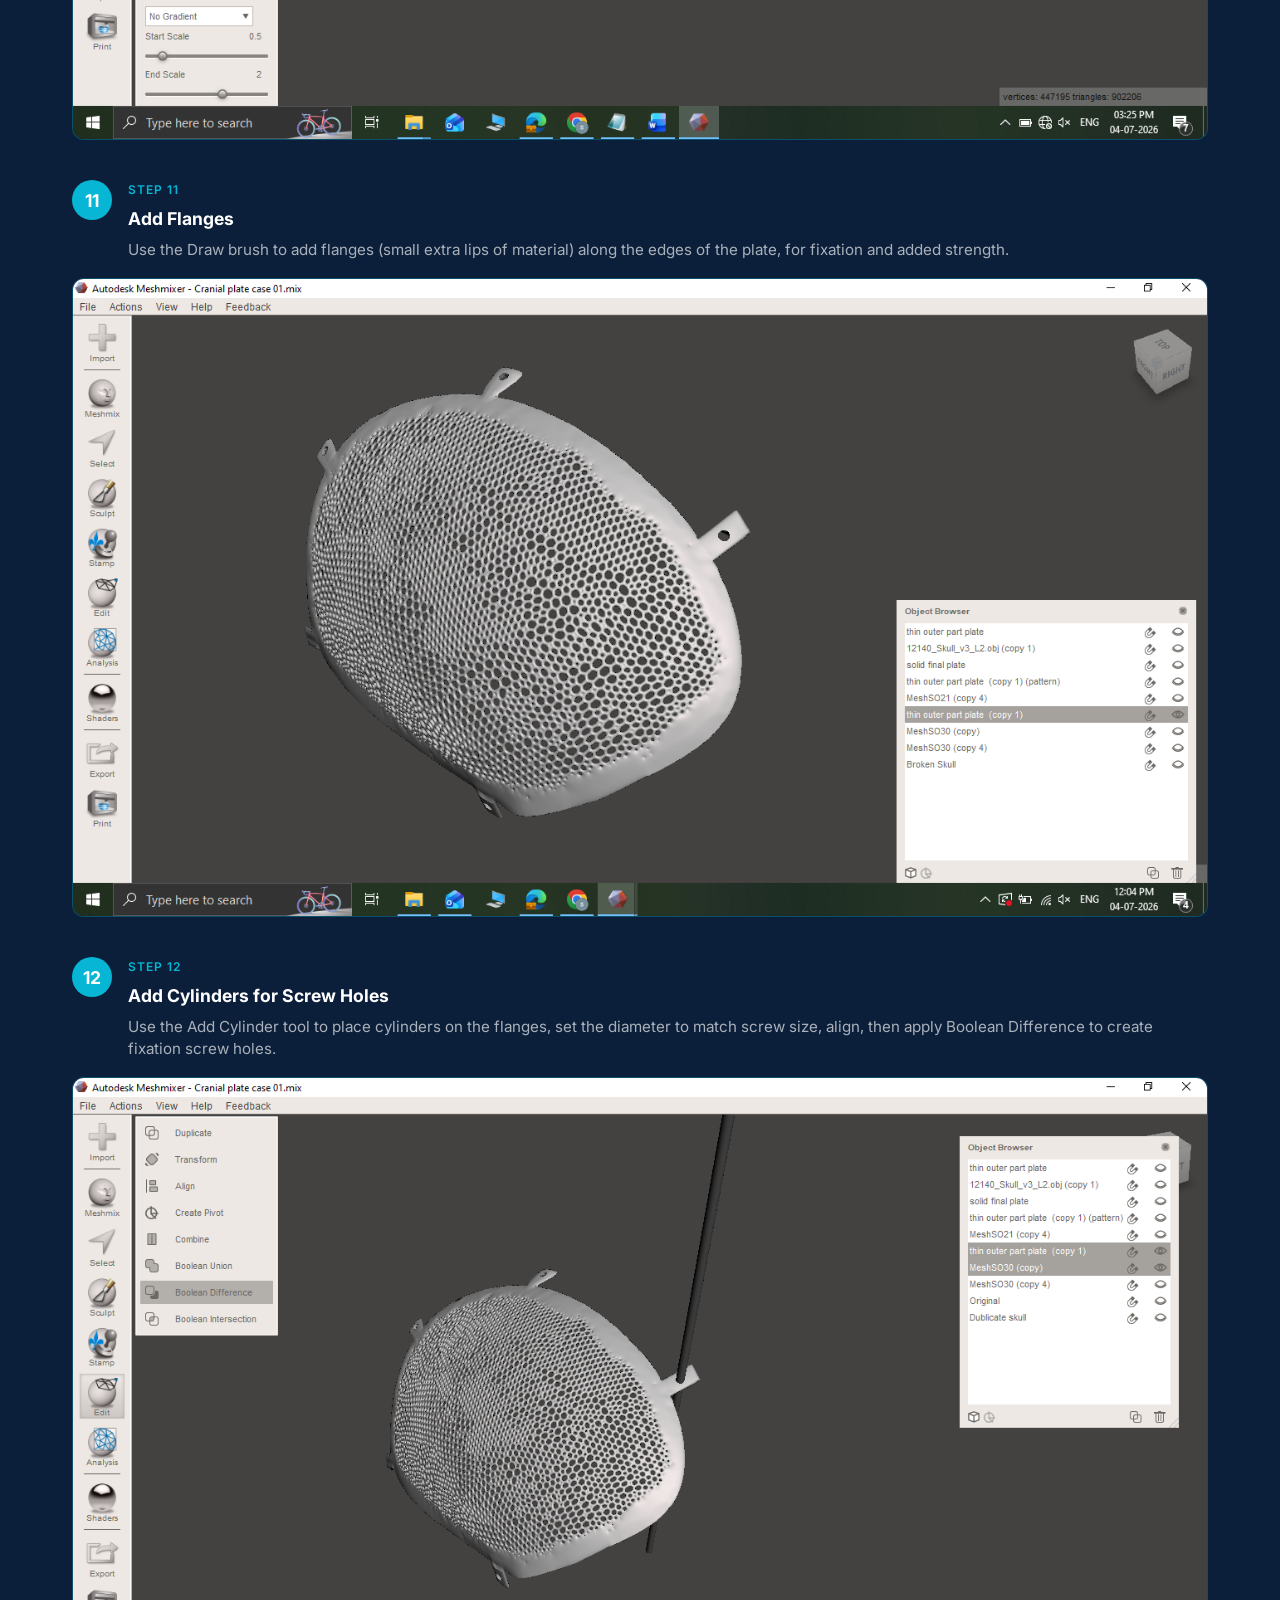
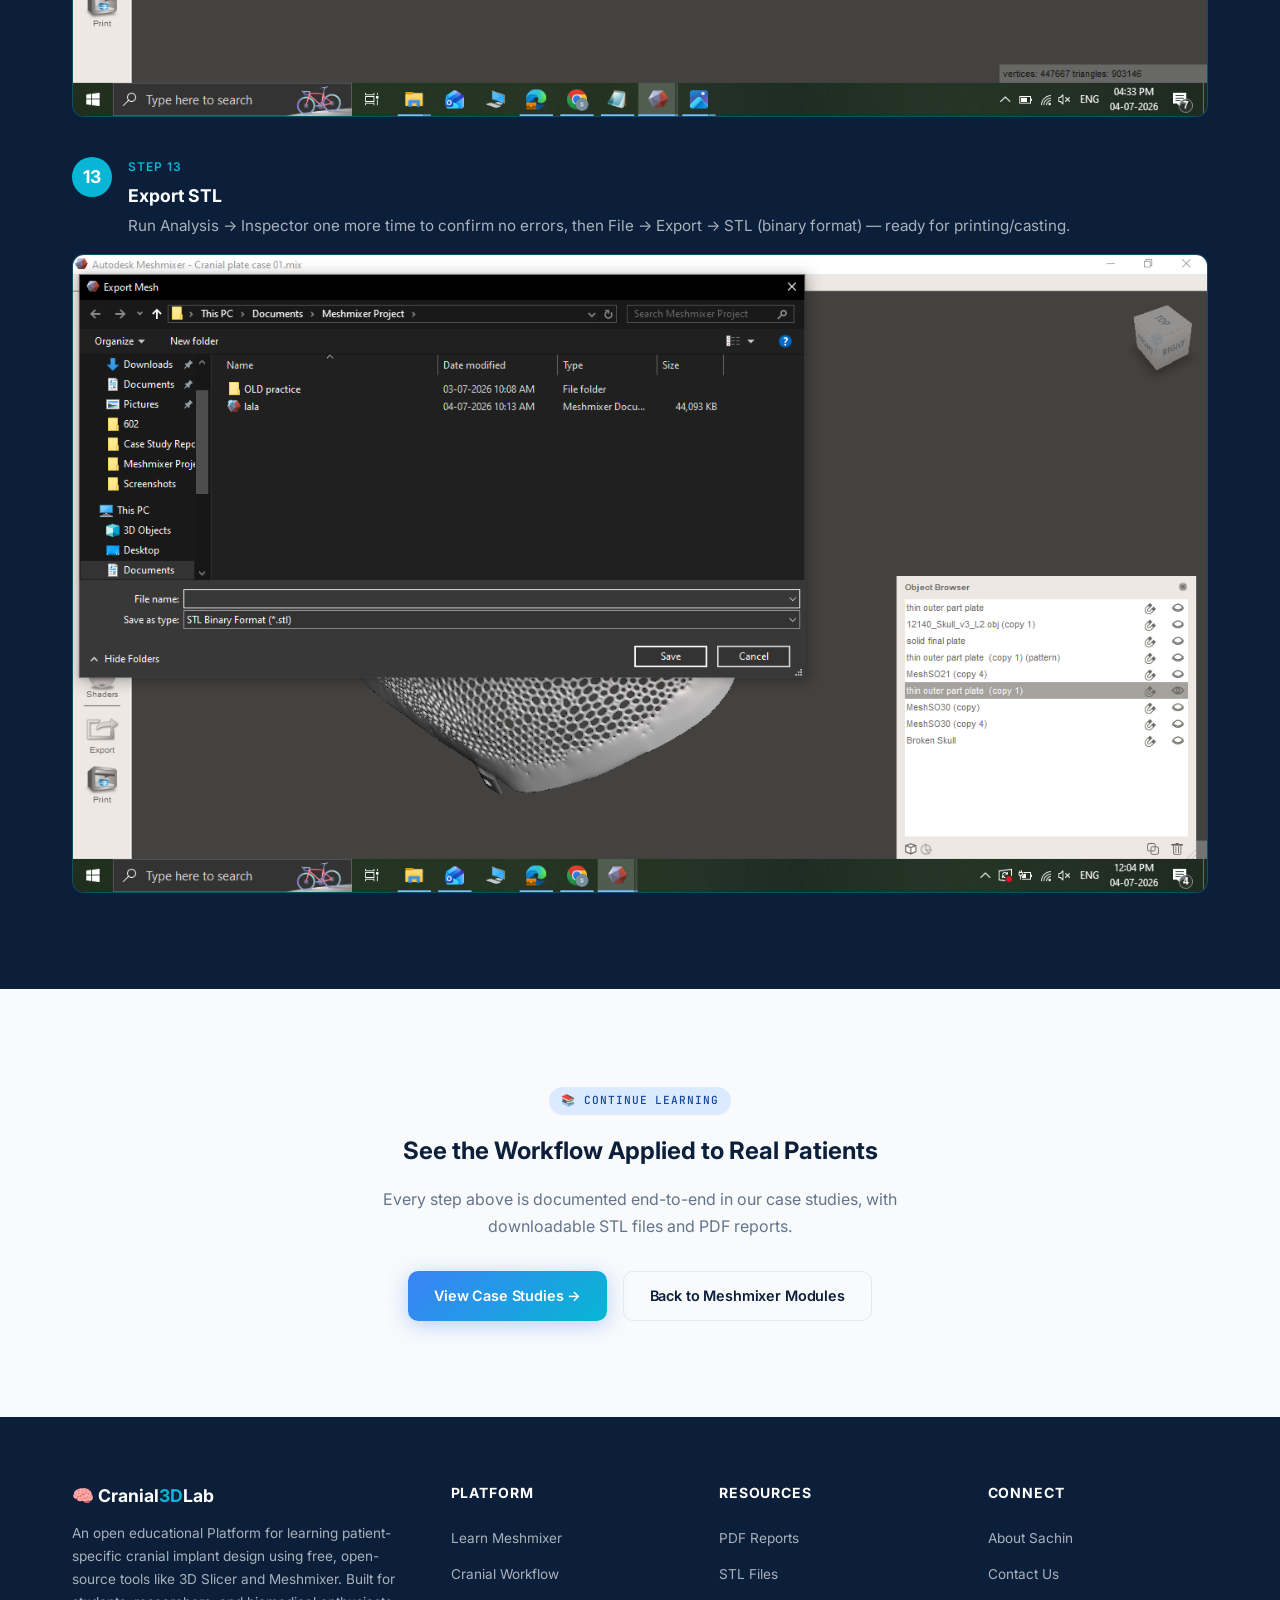
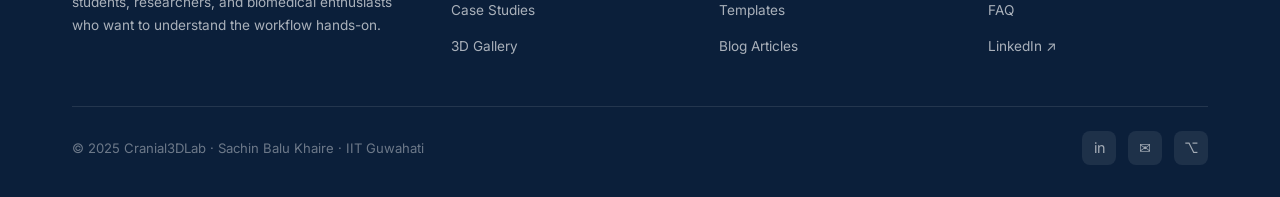
<file: workflow.html>
<!DOCTYPE html>
<html lang="en">
<head>
  <meta charset="UTF-8">
  <meta name="viewport" content="width=device-width, initial-scale=1.0">
  <meta name="description" content="Step-by-step workflow for cranial plate design — CT segmentation to PMMA mold printing.">
  <title>Cranial Plate Workflow — Cranial3DLab</title>
  <link rel="stylesheet" href="css/style.css">
  <link rel="icon" href="data:image/svg+xml,<svg xmlns='http://www.w3.org/2000/svg' viewBox='0 0 100 100'><text y='.9em' font-size='90'>🧠</text></svg>">
</head>
<body>
<div id="nav"></div>

<!-- MIRROR METHOD TIMELINE: 13 MESHMIXER STEPS (stacked layout: text card on top, big image below) -->
<section class="section section--dark workflow" aria-labelledby="mirror-heading">
  <div class="container">
    <div class="section-header reveal">
      <span class="tag">🔬 Closer Look</span>
      <h2 style="color:#fff">Cranial Plate Design — Mirror Method (Meshmixer)</h2>
      <p style="color:rgba(255,255,255,.6)">Our full 13-step Meshmixer workflow, from raw skull import to a print-ready, flanged, screw-holed implant.</p>
    </div>

    <div class="mirror-steps" style="display:flex;flex-direction:column;gap:2.5rem;margin-top:2rem">

      <!-- STEP 01 -->
      <div class="mirror-step reveal">
        <div style="display:flex;align-items:flex-start;gap:1rem;margin-bottom:1rem">
          <div style="flex:0 0 auto;width:40px;height:40px;border-radius:50%;background:var(--accent,#06b6d4);color:#fff;display:flex;align-items:center;justify-content:center;font-weight:700;font-size:1.1rem">1</div>
          <div>
            <div style="color:var(--accent,#06b6d4);font-size:.75rem;letter-spacing:.08em;font-weight:600;margin-bottom:.25rem">STEP 01</div>
            <div style="color:#fff;font-weight:700;font-size:1.1rem;margin-bottom:.35rem">Import STL</div>
            <div style="color:rgba(255,255,255,.65);font-size:.95rem;line-height:1.5">File → Import → load the segmented skull STL into Meshmixer.</div>
          </div>
        </div>
        <div style="border:1px solid rgba(6,182,212,.3);border-radius:12px;overflow:hidden;background:rgba(255,255,255,.02)">
          <img src="images/import.png" alt="File Import menu in Meshmixer" style="width:100%;height:auto;display:block">
        </div>
      </div>

      <!-- STEP 02 -->
      <div class="mirror-step reveal">
        <div style="display:flex;align-items:flex-start;gap:1rem;margin-bottom:1rem">
          <div style="flex:0 0 auto;width:40px;height:40px;border-radius:50%;background:var(--accent,#06b6d4);color:#fff;display:flex;align-items:center;justify-content:center;font-weight:700;font-size:1.1rem">2</div>
          <div>
            <div style="color:var(--accent,#06b6d4);font-size:.75rem;letter-spacing:.08em;font-weight:600;margin-bottom:.25rem">STEP 02</div>
            <div style="color:#fff;font-weight:700;font-size:1.1rem;margin-bottom:.35rem">Analysis → Inspector (Repair Skull)</div>
            <div style="color:rgba(255,255,255,.65);font-size:.95rem;line-height:1.5">Open the Inspector tool from the Analysis panel. It automatically detects and repairs holes, non-manifold edges, and flipped normals — the skull mesh ends up clean and watertight.</div>
          </div>
        </div>
        <div style="border:1px solid rgba(6,182,212,.3);border-radius:12px;overflow:hidden;background:rgba(255,255,255,.02)">
          <img src="images/inspector.png" alt="Inspector repairing skull mesh" style="width:100%;height:auto;display:block">
        </div>
      </div>

      <!-- STEP 03 -->
      <div class="mirror-step reveal">
        <div style="display:flex;align-items:flex-start;gap:1rem;margin-bottom:1rem">
          <div style="flex:0 0 auto;width:40px;height:40px;border-radius:50%;background:var(--accent,#06b6d4);color:#fff;display:flex;align-items:center;justify-content:center;font-weight:700;font-size:1.1rem">3</div>
          <div>
            <div style="color:var(--accent,#06b6d4);font-size:.75rem;letter-spacing:.08em;font-weight:600;margin-bottom:.25rem">STEP 03</div>
            <div style="color:#fff;font-weight:700;font-size:1.1rem;margin-bottom:.35rem">Duplicate Skull &amp; Hide Original</div>
            <div style="color:rgba(255,255,255,.65);font-size:.95rem;line-height:1.5">Use Edit → Duplicate to create a copy of the skull. Hide the original skull and work only on the duplicate.</div>
          </div>
        </div>
        <div style="border:1px solid rgba(6,182,212,.3);border-radius:12px;overflow:hidden;background:rgba(255,255,255,.02)">
          <img src="images/duplicate-hide.png" alt="Duplicated skull with original hidden" style="width:100%;height:auto;display:block">
        </div>
      </div>

      <!-- STEP 04 -->
      <div class="mirror-step reveal">
        <div style="display:flex;align-items:flex-start;gap:1rem;margin-bottom:1rem">
          <div style="flex:0 0 auto;width:40px;height:40px;border-radius:50%;background:var(--accent,#06b6d4);color:#fff;display:flex;align-items:center;justify-content:center;font-weight:700;font-size:1.1rem">4</div>
          <div>
            <div style="color:var(--accent,#06b6d4);font-size:.75rem;letter-spacing:.08em;font-weight:600;margin-bottom:.25rem">STEP 04</div>
            <div style="color:#fff;font-weight:700;font-size:1.1rem;margin-bottom:.35rem">Enable Symmetry on Duplicate Skull</div>
            <div style="color:rgba(255,255,255,.65);font-size:.95rem;line-height:1.5">Select the duplicate skull and turn on the Symmetry option. This sets the sagittal midline plane, required for mirroring later.</div>
          </div>
        </div>
        <div style="border:1px solid rgba(6,182,212,.3);border-radius:12px;overflow:hidden;background:rgba(255,255,255,.02)">
          <img src="images/symmetry.png" alt="Symmetry enabled on duplicate skull" style="width:100%;height:auto;display:block">
        </div>
      </div>

      <!-- STEP 05 -->
      <div class="mirror-step reveal">
        <div style="display:flex;align-items:flex-start;gap:1rem;margin-bottom:1rem">
          <div style="flex:0 0 auto;width:40px;height:40px;border-radius:50%;background:var(--accent,#06b6d4);color:#fff;display:flex;align-items:center;justify-content:center;font-weight:700;font-size:1.1rem">5</div>
          <div>
            <div style="color:var(--accent,#06b6d4);font-size:.75rem;letter-spacing:.08em;font-weight:600;margin-bottom:.25rem">STEP 05</div>
            <div style="color:#fff;font-weight:700;font-size:1.1rem;margin-bottom:.35rem">Select Defect Boundary &amp; Separate</div>
            <div style="color:rgba(255,255,255,.65);font-size:.95rem;line-height:1.5">Sketch along the edge of the broken/defect area with the Sphere Brush to define the boundary, select the patch, then Edit → Separate. This turns the defect area into its own separate object.</div>
          </div>
        </div>
        <div style="border:1px solid rgba(6,182,212,.3);border-radius:12px;overflow:hidden;background:rgba(255,255,255,.02)">
          <img src="images/boundary.png" alt="Sphere brush selecting defect boundary" style="width:100%;height:auto;display:block">
        </div>
      </div>

      <!-- STEP 06 -->
      <div class="mirror-step reveal">
        <div style="display:flex;align-items:flex-start;gap:1rem;margin-bottom:1rem">
          <div style="flex:0 0 auto;width:40px;height:40px;border-radius:50%;background:var(--accent,#06b6d4);color:#fff;display:flex;align-items:center;justify-content:center;font-weight:700;font-size:1.1rem">6</div>
          <div>
            <div style="color:var(--accent,#06b6d4);font-size:.75rem;letter-spacing:.08em;font-weight:600;margin-bottom:.25rem">STEP 06</div>
            <div style="color:#fff;font-weight:700;font-size:1.1rem;margin-bottom:.35rem">Mirror the Separated Patch</div>
            <div style="color:rgba(255,255,255,.65);font-size:.95rem;line-height:1.5">Select the separated patch → Analysis (or Edit) → Mirror. Using the symmetry plane, the patch mirrors from the healthy side — giving the correct anatomical shape for the defect.</div>
          </div>
        </div>
        <div style="border:1px solid rgba(6,182,212,.3);border-radius:12px;overflow:hidden;background:rgba(255,255,255,.02)">
          <img src="images/select.png" alt="Mirrored region highlighted on healthy side" style="width:100%;height:auto;display:block">
        </div>
      </div>

      <!-- STEP 07 -->
      <div class="mirror-step reveal">
        <div style="display:flex;align-items:flex-start;gap:1rem;margin-bottom:1rem">
          <div style="flex:0 0 auto;width:40px;height:40px;border-radius:50%;background:var(--accent,#06b6d4);color:#fff;display:flex;align-items:center;justify-content:center;font-weight:700;font-size:1.1rem">7</div>
          <div>
            <div style="color:var(--accent,#06b6d4);font-size:.75rem;letter-spacing:.08em;font-weight:600;margin-bottom:.25rem">STEP 07</div>
            <div style="color:#fff;font-weight:700;font-size:1.1rem;margin-bottom:.35rem">Show Original Skull &amp; Align Patch</div>
            <div style="color:rgba(255,255,255,.65);font-size:.95rem;line-height:1.5">Make the original skull visible again. Use the Transform tool (move/rotate/scale) to align the mirrored patch onto the defect site on the original skull.</div>
          </div>
        </div>
        <div style="border:1px solid rgba(6,182,212,.3);border-radius:12px;overflow:hidden;background:rgba(255,255,255,.02)">
          <img src="images/menu.png" alt="Edit menu Separate option" style="width:100%;height:auto;display:block">
        </div>
      </div>

      <!-- STEP 08 -->
      <div class="mirror-step reveal">
        <div style="display:flex;align-items:flex-start;gap:1rem;margin-bottom:1rem">
          <div style="flex:0 0 auto;width:40px;height:40px;border-radius:50%;background:var(--accent,#06b6d4);color:#fff;display:flex;align-items:center;justify-content:center;font-weight:700;font-size:1.1rem">8</div>
          <div>
            <div style="color:var(--accent,#06b6d4);font-size:.75rem;letter-spacing:.08em;font-weight:600;margin-bottom:.25rem">STEP 08</div>
            <div style="color:#fff;font-weight:700;font-size:1.1rem;margin-bottom:.35rem">Fine Alignment with Sculpt Brushes</div>
            <div style="color:rgba(255,255,255,.65);font-size:.95rem;line-height:1.5">Use Sculpt → Brushes (Drag, ShrinkWrap, Robust Smooth) to fit the patch precisely to the curvature of the original skull, with no gaps or overlaps.</div>
          </div>
        </div>
        <div style="border:1px solid rgba(6,182,212,.3);border-radius:12px;overflow:hidden;background:rgba(255,255,255,.02)">
          <img src="images/align.png" alt="Sculpt brushes fine-tuning surface fit" style="width:100%;height:auto;display:block">
        </div>
      </div>

      <!-- STEP 09 -->
      <div class="mirror-step reveal">
        <div style="display:flex;align-items:flex-start;gap:1rem;margin-bottom:1rem">
          <div style="flex:0 0 auto;width:40px;height:40px;border-radius:50%;background:var(--accent,#06b6d4);color:#fff;display:flex;align-items:center;justify-content:center;font-weight:700;font-size:1.1rem">9</div>
          <div>
            <div style="color:var(--accent,#06b6d4);font-size:.75rem;letter-spacing:.08em;font-weight:600;margin-bottom:.25rem">STEP 09</div>
            <div style="color:#fff;font-weight:700;font-size:1.1rem;margin-bottom:.35rem">Smooth Edges with Refine Brush</div>
            <div style="color:rgba(255,255,255,.65);font-size:.95rem;line-height:1.5">Select the patch → Sculpt → Brushes → Refine. This blends the patch edges seamlessly into the surrounding skull surface.</div>
          </div>
        </div>
        <div style="border:1px solid rgba(6,182,212,.3);border-radius:12px;overflow:hidden;background:rgba(255,255,255,.02)">
          <img src="images/refine.png" alt="Refine brush smoothing patch edges" style="width:100%;height:auto;display:block">
        </div>
      </div>

      <!-- STEP 10 -->
      <div class="mirror-step reveal">
        <div style="display:flex;align-items:flex-start;gap:1rem;margin-bottom:1rem">
          <div style="flex:0 0 auto;width:40px;height:40px;border-radius:50%;background:var(--accent,#06b6d4);color:#fff;display:flex;align-items:center;justify-content:center;font-weight:700;font-size:1.1rem">10</div>
          <div>
            <div style="color:var(--accent,#06b6d4);font-size:.75rem;letter-spacing:.08em;font-weight:600;margin-bottom:.25rem">STEP 10</div>
            <div style="color:#fff;font-weight:700;font-size:1.1rem;margin-bottom:.35rem">Create Voronoi Pattern (Dual Edges)</div>
            <div style="color:rgba(255,255,255,.65);font-size:.95rem;line-height:1.5">Edit → Make Pattern (Voronoi/Lattice). A dual-edge voronoi pattern is generated on the plate — lighter weight, with openings for drainage and bone growth.</div>
          </div>
        </div>
        <div style="border:1px solid rgba(6,182,212,.3);border-radius:12px;overflow:hidden;background:rgba(255,255,255,.02)">
          <img src="images/voronoi-pattern.png" alt="Voronoi lattice pattern on cranial plate" style="width:100%;height:auto;display:block">
        </div>
      </div>

      <!-- STEP 11 -->
      <div class="mirror-step reveal">
        <div style="display:flex;align-items:flex-start;gap:1rem;margin-bottom:1rem">
          <div style="flex:0 0 auto;width:40px;height:40px;border-radius:50%;background:var(--accent,#06b6d4);color:#fff;display:flex;align-items:center;justify-content:center;font-weight:700;font-size:1.1rem">11</div>
          <div>
            <div style="color:var(--accent,#06b6d4);font-size:.75rem;letter-spacing:.08em;font-weight:600;margin-bottom:.25rem">STEP 11</div>
            <div style="color:#fff;font-weight:700;font-size:1.1rem;margin-bottom:.35rem">Add Flanges</div>
            <div style="color:rgba(255,255,255,.65);font-size:.95rem;line-height:1.5">Use the Draw brush to add flanges (small extra lips of material) along the edges of the plate, for fixation and added strength.</div>
          </div>
        </div>
        <div style="border:1px solid rgba(6,182,212,.3);border-radius:12px;overflow:hidden;background:rgba(255,255,255,.02)">
          <img src="images/flanges.png" alt="Flanges added along plate edges" style="width:100%;height:auto;display:block">
        </div>
      </div>

      <!-- STEP 12 -->
      <div class="mirror-step reveal">
        <div style="display:flex;align-items:flex-start;gap:1rem;margin-bottom:1rem">
          <div style="flex:0 0 auto;width:40px;height:40px;border-radius:50%;background:var(--accent,#06b6d4);color:#fff;display:flex;align-items:center;justify-content:center;font-weight:700;font-size:1.1rem">12</div>
          <div>
            <div style="color:var(--accent,#06b6d4);font-size:.75rem;letter-spacing:.08em;font-weight:600;margin-bottom:.25rem">STEP 12</div>
            <div style="color:#fff;font-weight:700;font-size:1.1rem;margin-bottom:.35rem">Add Cylinders for Screw Holes</div>
            <div style="color:rgba(255,255,255,.65);font-size:.95rem;line-height:1.5">Use the Add Cylinder tool to place cylinders on the flanges, set the diameter to match screw size, align, then apply Boolean Difference to create fixation screw holes.</div>
          </div>
        </div>
        <div style="border:1px solid rgba(6,182,212,.3);border-radius:12px;overflow:hidden;background:rgba(255,255,255,.02)">
          <img src="images/holes.png" alt="Cylinders placed on flanges for screw holes" style="width:100%;height:auto;display:block">
        </div>
      </div>

      <!-- STEP 13 -->
      <div class="mirror-step reveal">
        <div style="display:flex;align-items:flex-start;gap:1rem;margin-bottom:1rem">
          <div style="flex:0 0 auto;width:40px;height:40px;border-radius:50%;background:var(--accent,#06b6d4);color:#fff;display:flex;align-items:center;justify-content:center;font-weight:700;font-size:1.1rem">13</div>
          <div>
            <div style="color:var(--accent,#06b6d4);font-size:.75rem;letter-spacing:.08em;font-weight:600;margin-bottom:.25rem">STEP 13</div>
            <div style="color:#fff;font-weight:700;font-size:1.1rem;margin-bottom:.35rem">Export STL</div>
            <div style="color:rgba(255,255,255,.65);font-size:.95rem;line-height:1.5">Run Analysis → Inspector one more time to confirm no errors, then File → Export → STL (binary format) — ready for printing/casting.</div>
          </div>
        </div>
        <div style="border:1px solid rgba(6,182,212,.3);border-radius:12px;overflow:hidden;background:rgba(255,255,255,.02)">
          <img src="images/export.png" alt="Export Mesh dialog saving final plate as STL" style="width:100%;height:auto;display:block">
        </div>
      </div>

    </div>
  </div>
</section>

<section class="section section--alt" aria-label="Next steps">
  <div class="container" style="text-align:center">
    <span class="tag">📚 Continue Learning</span>
    <h2 style="margin:1rem 0">See the Workflow Applied to Real Patients</h2>
    <p style="color:var(--slate);max-width:560px;margin:0 auto 2rem">Every step above is documented end-to-end in our case studies, with downloadable STL files and PDF reports.</p>
    <div style="display:flex;gap:1rem;justify-content:center;flex-wrap:wrap">
      <a href="cases.html" class="btn btn--primary">View Case Studies →</a>
      <a href="meshmixer.html" class="btn btn--outline">Back to Meshmixer Modules</a>
    </div>
  </div>
</section>

<div id="footer"></div>
<script src="js/components.js"></script>
<script src="js/main.js"></script>
</body>
</html>
</file>
<file: css/style.css>
/* =============================================
   CRANIAL3DLAB — Design System
   Medical Engineering Education Platform
   ============================================= */

@import url('https://fonts.googleapis.com/css2?family=Inter:wght@300;400;500;600;700;800&family=DM+Serif+Display:ital@0;1&family=JetBrains+Mono:wght@400;500&display=swap');

/* ── TOKENS ── */
:root {
  /* Palette */
  --navy:       #0B1F3A;
  --cobalt:     #1546A0;
  --sky:        #3B82F6;
  --ice:        #DBEAFE;
  --ice-light:  #EFF6FF;
  --white:      #FFFFFF;
  --slate:      #64748B;
  --slate-light:#94A3B8;
  --surface:    #F8FAFC;
  --border:     #E2E8F0;
  --success:    #10B981;
  --accent:     #06B6D4;       /* cyan — the one risk */
  --accent-glow:rgba(6,182,212,0.15);

  /* Type scale */
  --display:    'DM Serif Display', Georgia, serif;
  --body:       'Inter', system-ui, sans-serif;
  --mono:       'JetBrains Mono', monospace;

  /* Spacing */
  --gap:        1.5rem;
  --section:    6rem;
  --max:        1200px;

  /* Motion */
  --ease:       cubic-bezier(0.16, 1, 0.3, 1);
  --fast:       180ms;
  --mid:        320ms;
  --slow:       500ms;
}

/* ── RESET ── */
*, *::before, *::after { box-sizing: border-box; margin: 0; padding: 0; }
html { scroll-behavior: smooth; font-size: 16px; }
body {
  font-family: var(--body);
  color: var(--navy);
  background: var(--white);
  line-height: 1.65;
  overflow-x: hidden;
}
img { max-width: 100%; display: block; }
a  { color: inherit; text-decoration: none; }
ul { list-style: none; }
button { cursor: pointer; font-family: var(--body); border: none; background: none; }

/* ── SCROLLBAR ── */
::-webkit-scrollbar { width: 6px; }
::-webkit-scrollbar-track { background: var(--ice-light); }
::-webkit-scrollbar-thumb { background: var(--cobalt); border-radius: 3px; }

/* ── UTILITY ── */
.container { max-width: var(--max); margin: 0 auto; padding: 0 2rem; }
.section    { padding: var(--section) 0; }
.section--alt { background: var(--surface); }
.section--dark { background: var(--navy); color: var(--white); }

.text-accent { color: var(--accent); }
.text-sky    { color: var(--sky); }
.tag {
  display: inline-flex; align-items: center; gap: .4rem;
  font-family: var(--mono); font-size: .7rem; font-weight: 500;
  letter-spacing: .08em; text-transform: uppercase;
  color: var(--cobalt); background: var(--ice);
  padding: .3rem .8rem; border-radius: 2rem;
}

/* ── NAVIGATION ── */
.nav {
  position: fixed; top: 0; left: 0; right: 0; z-index: 1000;
  background: rgba(11,31,58,0.96);
  backdrop-filter: blur(12px);
  -webkit-backdrop-filter: blur(12px);
  border-bottom: 1px solid rgba(255,255,255,0.08);
  transition: box-shadow var(--mid) var(--ease);
}
.nav.scrolled { box-shadow: 0 4px 30px rgba(0,0,0,0.3); }
.nav__inner {
  max-width: var(--max); margin: 0 auto;
  display: flex; align-items: center; justify-content: space-between;
  padding: 0 2rem; height: 68px;
}
.nav__brand {
  display: flex; align-items: center; gap: .75rem;
}
.nav__logo {
  width: 36px; height: 36px;
  background: linear-gradient(135deg, var(--sky), var(--accent));
  border-radius: 8px;
  display: flex; align-items: center; justify-content: center;
  font-size: 1.1rem;
}
.nav__name {
  font-weight: 700; font-size: 1.1rem; color: var(--white);
  letter-spacing: -.01em;
}
.nav__name span { color: var(--accent); }
.nav__links {
  display: flex; align-items: center; gap: .25rem;
}
.nav__link {
  color: rgba(255,255,255,0.72);
  font-size: .875rem; font-weight: 500;
  padding: .45rem .8rem; border-radius: 6px;
  transition: color var(--fast), background var(--fast);
}
.nav__link:hover, .nav__link.active {
  color: var(--white);
  background: rgba(255,255,255,0.1);
}
.nav__cta {
  background: linear-gradient(135deg, var(--sky), var(--accent));
  color: var(--white) !important;
  padding: .5rem 1.1rem !important;
  border-radius: 8px;
}
.nav__cta:hover { opacity: .9; background: linear-gradient(135deg, var(--sky), var(--accent)) !important; }
.nav__hamburger {
  display: none; flex-direction: column; gap: 5px;
  padding: 8px; border-radius: 6px;
  background: rgba(255,255,255,0.1);
}
.nav__hamburger span {
  display: block; width: 22px; height: 2px;
  background: var(--white); border-radius: 2px;
  transition: transform var(--mid) var(--ease);
}
.nav__mobile {
  display: none; position: fixed;
  top: 68px; left: 0; right: 0; bottom: 0;
  background: var(--navy); z-index: 999;
  padding: 2rem; flex-direction: column; gap: 1rem;
  overflow-y: auto;
}
.nav__mobile.open { display: flex; }
.nav__mobile .nav__link { font-size: 1.1rem; padding: .75rem 1rem; color: var(--white); }

/* ── HERO ── */
.hero {
  min-height: 100vh;
  background: linear-gradient(160deg, var(--navy) 0%, #0D2854 60%, #0B3066 100%);
  display: flex; align-items: center;
  position: relative; overflow: hidden;
  padding-top: 68px;
}
.hero::before {
  content: '';
  position: absolute; inset: 0;
  background: radial-gradient(ellipse 70% 60% at 70% 50%, rgba(6,182,212,0.12) 0%, transparent 70%);
  pointer-events: none;
}
.hero__grid {
  display: grid; grid-template-columns: 1fr 1fr;
  align-items: center; gap: 4rem;
  padding: 5rem 2rem;
  max-width: var(--max); margin: 0 auto; width: 100%;
}
.hero__eyebrow {
  display: inline-flex; align-items: center; gap: .5rem;
  font-family: var(--mono); font-size: .75rem; letter-spacing: .1em;
  color: var(--accent); margin-bottom: 1.25rem;
  text-transform: uppercase;
}
.hero__eyebrow::before {
  content: ''; display: block;
  width: 24px; height: 1px; background: var(--accent);
}
.hero__title {
  font-family: var(--display);
  font-size: clamp(2.4rem, 5vw, 3.8rem);
  line-height: 1.1; color: var(--white);
  margin-bottom: 1.5rem;
}
.hero__title em { font-style: italic; color: var(--accent); }
.hero__desc {
  font-size: 1.1rem; color: rgba(255,255,255,0.72);
  max-width: 480px; margin-bottom: 2.5rem; line-height: 1.7;
}
.hero__actions { display: flex; flex-wrap: wrap; gap: 1rem; }
.hero__visual {
  position: relative;
  display: flex; align-items: center; justify-content: center;
}
.hero__skull-wrap {
  position: relative; width: 100%; max-width: 480px;
  aspect-ratio: 1;
  display: flex; align-items: center; justify-content: center;
}
.hero__skull-bg {
  position: absolute; inset: 0;
  border-radius: 50%;
  background: radial-gradient(circle, rgba(59,130,246,0.15) 0%, transparent 70%);
  animation: pulse-glow 4s ease-in-out infinite;
}
@keyframes pulse-glow {
  0%, 100% { transform: scale(1); opacity: .7; }
  50%       { transform: scale(1.06); opacity: 1; }
}
.hero__img {
  width: 92%; border-radius: 16px;
  border: 1px solid rgba(6,182,212,0.3);
  box-shadow: 0 30px 80px rgba(0,0,0,0.5), 0 0 0 1px rgba(255,255,255,0.06);
  position: relative; z-index: 1;
  object-fit: cover;
}
.hero__stage {
  width: 92%;
  perspective: 1200px;
  position: relative; z-index: 1;
}
.hero__img--rotate {
  width: 100%;
  transform-style: preserve-3d;
  animation: revolve-plate 7s ease-in-out infinite;
  will-change: transform;
}
@keyframes revolve-plate {
  0%   { transform: rotateY(-22deg) rotateX(2deg) scale(1); }
  50%  { transform: rotateY(22deg)  rotateX(2deg) scale(1.03); }
  100% { transform: rotateY(-22deg) rotateX(2deg) scale(1); }
}
.hero__badge {
  position: absolute; bottom: 10%; right: 0;
  background: rgba(255,255,255,0.07);
  backdrop-filter: blur(12px);
  border: 1px solid rgba(255,255,255,0.12);
  border-radius: 12px; padding: 1rem 1.2rem;
  z-index: 2;
  min-width: 160px;
}
.hero__badge-label { font-size: .7rem; color: rgba(255,255,255,.5); text-transform: uppercase; letter-spacing: .08em; margin-bottom: .25rem; }
.hero__badge-value { font-size: 1.4rem; font-weight: 700; color: var(--white); }
.hero__badge-sub   { font-size: .75rem; color: var(--accent); }

.hero__stats {
  display: flex; gap: 2.5rem; margin-bottom: 2rem;
}
.hero__stat-num { font-size: 2rem; font-weight: 800; color: var(--white); }
.hero__stat-lbl { font-size: .78rem; color: rgba(255,255,255,.55); text-transform: uppercase; letter-spacing: .06em; }

/* ── BUTTONS ── */
.btn {
  display: inline-flex; align-items: center; gap: .5rem;
  font-size: .9rem; font-weight: 600;
  padding: .75rem 1.6rem; border-radius: 10px;
  transition: all var(--mid) var(--ease);
  letter-spacing: -.01em;
}
.btn--primary {
  background: linear-gradient(135deg, var(--sky), var(--accent));
  color: var(--white);
  box-shadow: 0 4px 20px rgba(59,130,246,0.35);
}
.btn--primary:hover {
  transform: translateY(-2px);
  box-shadow: 0 8px 30px rgba(59,130,246,0.45);
}
.btn--ghost {
  border: 1.5px solid rgba(255,255,255,0.25);
  color: var(--white);
}
.btn--ghost:hover {
  border-color: var(--accent);
  background: rgba(6,182,212,0.1);
  color: var(--accent);
}
.btn--outline {
  border: 1.5px solid var(--border);
  color: var(--navy);
}
.btn--outline:hover {
  border-color: var(--sky);
  color: var(--sky);
  background: var(--ice-light);
}
.btn--sm { padding: .5rem 1rem; font-size: .82rem; }
.btn--icon { width: 38px; height: 38px; padding: 0; justify-content: center; border-radius: 8px; }

/* ── SECTION HEADER ── */
.section-header { text-align: center; margin-bottom: 3.5rem; }
.section-header .tag { margin-bottom: 1rem; }
.section-header h2 {
  font-family: var(--display);
  font-size: clamp(1.9rem, 4vw, 2.8rem);
  line-height: 1.18; margin-bottom: 1rem;
}
.section-header p { color: var(--slate); max-width: 560px; margin: 0 auto; font-size: 1.05rem; }

/* ── MODULE CARDS ── */
.modules-grid {
  display: grid; grid-template-columns: repeat(auto-fill, minmax(280px, 1fr));
  gap: 1.5rem;
}
.module-card {
  background: var(--white);
  border: 1px solid var(--border);
  border-radius: 16px; padding: 1.75rem;
  transition: all var(--mid) var(--ease);
  position: relative; overflow: hidden;
}
.module-card::before {
  content: '';
  position: absolute; top: 0; left: 0; right: 0; height: 3px;
  background: linear-gradient(90deg, var(--sky), var(--accent));
  transform: scaleX(0); transform-origin: left;
  transition: transform var(--mid) var(--ease);
}
.module-card:hover { transform: translateY(-4px); box-shadow: 0 16px 40px rgba(21,70,160,0.12); border-color: var(--sky); }
.module-card:hover::before { transform: scaleX(1); }
.module-card__num {
  font-family: var(--mono); font-size: .72rem; color: var(--accent);
  margin-bottom: .75rem; letter-spacing: .1em;
}
.module-card__icon {
  width: 44px; height: 44px; border-radius: 10px;
  background: var(--ice); display: flex; align-items: center; justify-content: center;
  font-size: 1.3rem; margin-bottom: 1rem;
}
.module-card__title { font-size: 1rem; font-weight: 700; margin-bottom: .5rem; }
.module-card__desc  { font-size: .875rem; color: var(--slate); line-height: 1.6; }
.module-card__link  {
  display: inline-flex; align-items: center; gap: .35rem;
  font-size: .82rem; font-weight: 600; color: var(--sky);
  margin-top: 1rem;
}

/* ── WORKFLOW STEPS ── */
.workflow {
  background: var(--navy);
  position: relative; overflow: hidden;
}
.workflow::before {
  content: '';
  position: absolute; left: 50%; top: 0; bottom: 0;
  width: 1px; background: rgba(59,130,246,0.2);
  transform: translateX(-50%);
}
.workflow-steps { display: flex; flex-direction: column; gap: 0; }
.workflow-step {
  display: grid; grid-template-columns: 1fr 60px 1fr;
  align-items: center; gap: 2rem;
  padding: 3rem 0;
  border-bottom: 1px solid rgba(255,255,255,0.06);
}
.workflow-step:last-child { border-bottom: none; }
.workflow-step__content {
  background: rgba(255,255,255,0.04);
  border: 1px solid rgba(255,255,255,0.08);
  border-radius: 14px; padding: 1.75rem;
  transition: all var(--mid) var(--ease);
}
.workflow-step__content:hover { background: rgba(59,130,246,0.08); border-color: rgba(59,130,246,0.3); }
.workflow-step:nth-child(even) .workflow-step__content:first-child { order: 3; }
.workflow-step:nth-child(even) .workflow-step__node { order: 2; }
.workflow-step:nth-child(even) .workflow-step__content:last-child { order: 1; }
.workflow-step__node {
  display: flex; flex-direction: column; align-items: center; gap: .5rem;
  justify-content: center; z-index: 1;
}
.workflow-step__num {
  width: 52px; height: 52px; border-radius: 50%;
  background: linear-gradient(135deg, var(--sky), var(--accent));
  display: flex; align-items: center; justify-content: center;
  font-weight: 800; font-size: 1rem; color: var(--white);
  box-shadow: 0 0 0 6px rgba(59,130,246,0.15);
}
.workflow-step__label { font-family: var(--mono); font-size: .65rem; color: var(--accent); letter-spacing: .1em; text-transform: uppercase; white-space: nowrap; }
.workflow-step__title { font-size: 1rem; font-weight: 700; color: var(--white); margin-bottom: .5rem; }
.workflow-step__desc  { font-size: .875rem; color: rgba(255,255,255,.6); line-height: 1.6; }
.workflow-step__tag   {
  display: inline-flex; font-family: var(--mono); font-size: .68rem;
  background: rgba(6,182,212,0.15); color: var(--accent);
  padding: .2rem .6rem; border-radius: 4px; margin-top: .75rem;
  border: 1px solid rgba(6,182,212,0.3);
}
.workflow-step--empty { background: transparent; border: none; padding: 0; min-height: 0; }

/* ── CASE STUDY CARDS ── */
.cases-grid {
  display: grid; grid-template-columns: repeat(auto-fill, minmax(340px, 1fr));
  gap: 2rem;
}
.case-card {
  background: var(--white);
  border: 1px solid var(--border);
  border-radius: 20px; overflow: hidden;
  transition: all var(--mid) var(--ease);
}
.case-card:hover { transform: translateY(-6px); box-shadow: 0 24px 60px rgba(21,70,160,0.15); }

/* FIX: full image visible now (contain, forced with !important to beat any inline/override styles) */
.case-card__img {
  aspect-ratio: 16/9;
  overflow: hidden;
  background: var(--navy);
  display: flex !important;
  align-items: center !important;
  justify-content: center !important;
}
.case-card__img img {
  width: 100% !important;
  height: 100% !important;
  object-fit: contain !important;
  object-position: center !important;
  transition: transform var(--slow) var(--ease);
}
.case-card:hover .case-card__img img { transform: scale(1.05); }

.case-card__body { padding: 1.5rem; }
.case-card__badge {
  display: inline-flex; align-items: center; gap: .4rem;
  font-size: .72rem; font-weight: 600; letter-spacing: .05em;
  color: var(--success); background: rgba(16,185,129,0.1);
  padding: .3rem .8rem; border-radius: 20px; margin-bottom: 1rem;
}
.case-card__title { font-size: 1.05rem; font-weight: 700; margin-bottom: .6rem; line-height: 1.35; }
.case-card__desc  { font-size: .875rem; color: var(--slate); margin-bottom: 1.25rem; }
.case-card__meta  { display: flex; gap: 1.5rem; font-size: .78rem; color: var(--slate-light); margin-bottom: 1.25rem; }
.case-card__actions { display: flex; flex-wrap: wrap; gap: .6rem; }

/* ── DOWNLOAD CARDS ── */
.downloads-grid { display: grid; grid-template-columns: repeat(auto-fill, minmax(260px, 1fr)); gap: 1.5rem; }
.dl-card {
  background: var(--white); border: 1px solid var(--border);
  border-radius: 14px; padding: 1.5rem;
  display: flex; flex-direction: column; gap: 1rem;
  transition: all var(--mid) var(--ease);
}
.dl-card:hover { border-color: var(--sky); box-shadow: 0 8px 30px rgba(59,130,246,0.1); }
.dl-card__icon {
  width: 48px; height: 48px; border-radius: 12px;
  display: flex; align-items: center; justify-content: center;
  font-size: 1.4rem;
}
.dl-card__icon--pdf  { background: #FEE2E2; }
.dl-card__icon--stl  { background: var(--ice); }
.dl-card__icon--ppt  { background: #FEF3C7; }
.dl-card__icon--tmpl { background: #F3E8FF; }
.dl-card__title { font-weight: 700; font-size: .95rem; }
.dl-card__desc  { font-size: .82rem; color: var(--slate); flex: 1; }
.dl-card__size  { font-family: var(--mono); font-size: .72rem; color: var(--slate-light); }

/* ── 3D VIEWER ── */
.viewer-wrap {
  background: var(--navy);
  border-radius: 20px; overflow: hidden;
  border: 1px solid rgba(255,255,255,0.08);
  aspect-ratio: 16/9;
  position: relative;
  display: flex; align-items: center; justify-content: center;
}
.viewer-placeholder {
  display: flex; flex-direction: column;
  align-items: center; justify-content: center;
  gap: 1rem; text-align: center; padding: 3rem;
}
.viewer-placeholder .icon { font-size: 4rem; opacity: .4; }
.viewer-placeholder p { color: rgba(255,255,255,.5); font-size: .9rem; }
model-viewer {
  width: 100%; height: 100%;
  background: transparent;
}
.viewer-controls {
  display: flex; gap: .75rem; margin-top: 1.25rem;
  flex-wrap: wrap;
}
.gallery-thumb-row { display: flex; gap: 1rem; margin-top: 1.5rem; flex-wrap: wrap; }
.gallery-thumb {
  width: 80px; height: 80px; border-radius: 10px; overflow: hidden;
  border: 2px solid var(--border); cursor: pointer;
  transition: border-color var(--fast);
}
.gallery-thumb:hover, .gallery-thumb.active { border-color: var(--sky); }
.gallery-thumb img { width: 100%; height: 100%; object-fit: cover; }

/* ── BLOG CARDS ── */
.blog-grid { display: grid; grid-template-columns: repeat(auto-fill, minmax(300px, 1fr)); gap: 2rem; }
.blog-card {
  background: var(--white); border: 1px solid var(--border);
  border-radius: 16px; overflow: hidden;
  transition: all var(--mid) var(--ease);
}
.blog-card:hover { transform: translateY(-4px); box-shadow: 0 16px 40px rgba(21,70,160,0.1); }
.blog-card__img { aspect-ratio: 3/2; overflow: hidden; background: var(--ice); }
.blog-card__img img { width: 100%; height: 100%; object-fit: cover; }
.blog-card__body { padding: 1.4rem; }
.blog-card__cat  { font-size: .72rem; font-weight: 700; color: var(--sky); text-transform: uppercase; letter-spacing: .08em; margin-bottom: .6rem; }
.blog-card__title { font-size: 1rem; font-weight: 700; margin-bottom: .6rem; line-height: 1.4; }
.blog-card__exc  { font-size: .85rem; color: var(--slate); margin-bottom: 1rem; }
.blog-card__meta { display: flex; justify-content: space-between; font-size: .78rem; color: var(--slate-light); }

/* ── FAQ ── */
.faq-list { max-width: 780px; margin: 0 auto; display: flex; flex-direction: column; gap: .75rem; }
.faq-item {
  border: 1px solid var(--border); border-radius: 12px; overflow: hidden;
  transition: border-color var(--fast);
}
.faq-item.open { border-color: var(--sky); }
.faq-q {
  width: 100%; display: flex; align-items: center; justify-content: space-between;
  padding: 1.25rem 1.5rem; font-weight: 600; font-size: .95rem;
  text-align: left; background: var(--white);
  gap: 1rem;
}
.faq-q svg { flex-shrink: 0; transition: transform var(--mid) var(--ease); color: var(--sky); }
.faq-item.open .faq-q svg { transform: rotate(180deg); }
.faq-a {
  max-height: 0; overflow: hidden;
  transition: max-height var(--mid) var(--ease), padding var(--mid);
  font-size: .9rem; color: var(--slate); line-height: 1.7;
}
.faq-item.open .faq-a { max-height: 600px; padding: 0 1.5rem 1.25rem; }

/* ── CONTACT ── */
.contact-grid { display: grid; grid-template-columns: 1fr 1.4fr; gap: 4rem; align-items: start; }
.contact-info__item {
  display: flex; gap: 1rem; align-items: flex-start;
  margin-bottom: 1.75rem;
}
.contact-info__icon {
  width: 44px; height: 44px; border-radius: 10px;
  background: var(--ice); display: flex; align-items: center; justify-content: center;
  font-size: 1.1rem; flex-shrink: 0;
}
.contact-info__label { font-size: .78rem; color: var(--slate); margin-bottom: .2rem; text-transform: uppercase; letter-spacing: .06em; }
.contact-info__value { font-weight: 600; font-size: .95rem; }
.contact-socials { display: flex; gap: .75rem; margin-top: 2rem; }
.social-btn {
  display: flex; align-items: center; gap: .5rem;
  padding: .6rem 1.1rem; border-radius: 8px;
  border: 1.5px solid var(--border); font-size: .85rem; font-weight: 600;
  transition: all var(--fast);
}
.social-btn:hover { border-color: var(--sky); color: var(--sky); background: var(--ice-light); }

/* ── FORM ── */
.form { display: flex; flex-direction: column; gap: 1.25rem; }
.form-row { display: grid; grid-template-columns: 1fr 1fr; gap: 1rem; }
.field label {
  display: block; font-size: .82rem; font-weight: 600;
  margin-bottom: .4rem; color: var(--navy);
}
.field input, .field select, .field textarea {
  width: 100%; padding: .75rem 1rem;
  border: 1.5px solid var(--border); border-radius: 10px;
  font-family: var(--body); font-size: .9rem;
  background: var(--white); color: var(--navy);
  transition: border-color var(--fast), box-shadow var(--fast);
  outline: none;
}
.field input:focus, .field select:focus, .field textarea:focus {
  border-color: var(--sky);
  box-shadow: 0 0 0 3px rgba(59,130,246,0.12);
}
.field textarea { min-height: 130px; resize: vertical; }

/* ── PAGE HERO ── */
.page-hero {
  background: linear-gradient(160deg, var(--navy) 0%, #0D2854 100%);
  padding: 8rem 0 5rem; text-align: center;
  position: relative; overflow: hidden;
}
.page-hero::after {
  content: '';
  position: absolute; bottom: -1px; left: 0; right: 0;
  height: 60px;
  background: var(--white);
  clip-path: ellipse(55% 100% at 50% 100%);
}
.page-hero.alt::after { background: var(--surface); }
.page-hero h1 {
  font-family: var(--display);
  font-size: clamp(2rem, 4.5vw, 3.2rem);
  color: var(--white); margin-bottom: 1rem; line-height: 1.18;
}
.page-hero p { color: rgba(255,255,255,.7); max-width: 560px; margin: 0 auto; font-size: 1.05rem; }

/* ── ABOUT ── */
.about-grid { display: grid; grid-template-columns: 1fr 1.2fr; gap: 4rem; align-items: center; }
.about-photo {
  border-radius: 20px; overflow: hidden;
  box-shadow: 0 24px 80px rgba(21,70,160,0.2);
  border: 1px solid var(--border);
  aspect-ratio: 3/4; background: var(--ice);
  display: flex; align-items: center; justify-content: center;
}
.about-photo-placeholder { font-size: 5rem; opacity: .4; }
.about__name { font-family: var(--display); font-size: 2.2rem; margin-bottom: .5rem; }
.about__role { color: var(--sky); font-weight: 600; margin-bottom: 1.5rem; }
.about__bio  { color: var(--slate); margin-bottom: 1.5rem; line-height: 1.8; }
.skills-list { display: flex; flex-wrap: wrap; gap: .6rem; margin-bottom: 2rem; }
.skill-tag {
  background: var(--ice); color: var(--cobalt);
  padding: .35rem .9rem; border-radius: 6px;
  font-size: .8rem; font-weight: 600;
}
.credential-list { display: flex; flex-direction: column; gap: 1rem; }
.credential {
  display: flex; gap: 1rem; align-items: flex-start;
  padding: 1rem 1.25rem; background: var(--surface);
  border-radius: 12px; border-left: 3px solid var(--sky);
}
.credential__icon { font-size: 1.3rem; flex-shrink: 0; }
.credential__title { font-weight: 700; font-size: .9rem; }
.credential__sub   { font-size: .82rem; color: var(--slate); }

/* ── FOOTER ── */
.footer {
  background: var(--navy);
  padding: 4rem 0 2rem;
  color: rgba(255,255,255,.65);
}
.footer__grid {
  display: grid; grid-template-columns: 1.5fr 1fr 1fr 1fr;
  gap: 3rem; margin-bottom: 3rem;
}
.footer__brand-name { color: var(--white); font-weight: 700; font-size: 1.1rem; margin-bottom: .75rem; }
.footer__brand-desc { font-size: .85rem; line-height: 1.7; }
.footer__heading { color: var(--white); font-weight: 700; font-size: .875rem; margin-bottom: 1.25rem; text-transform: uppercase; letter-spacing: .06em; }
.footer__links { display: flex; flex-direction: column; gap: .6rem; }
.footer__link { font-size: .85rem; transition: color var(--fast); }
.footer__link:hover { color: var(--accent); }
.footer__bottom {
  border-top: 1px solid rgba(255,255,255,.1);
  padding-top: 1.5rem;
  display: flex; justify-content: space-between; align-items: center;
  flex-wrap: wrap; gap: 1rem; font-size: .82rem;
}
.footer__copy { color: rgba(255,255,255,.4); }
.footer__socials { display: flex; gap: .75rem; }
.footer__social {
  width: 34px; height: 34px; border-radius: 8px;
  background: rgba(255,255,255,.08);
  display: flex; align-items: center; justify-content: center;
  font-size: .9rem;
  transition: background var(--fast), color var(--fast);
  color: rgba(255,255,255,.6);
}
.footer__social:hover { background: var(--sky); color: var(--white); }

/* ── BREADCRUMB ── */
.breadcrumb {
  display: flex; align-items: center; gap: .5rem;
  font-size: .82rem; color: rgba(255,255,255,.55);
  margin-bottom: 1.5rem;
}
.breadcrumb a { color: rgba(255,255,255,.55); }
.breadcrumb a:hover { color: var(--accent); }
.breadcrumb span { color: rgba(255,255,255,.3); }

/* ── ALERT / INFO BOX ── */
.info-box {
  background: var(--ice-light); border: 1px solid var(--ice);
  border-left: 4px solid var(--sky);
  border-radius: 0 12px 12px 0;
  padding: 1rem 1.25rem; font-size: .9rem; margin: 1.5rem 0;
}
.info-box strong { color: var(--cobalt); }

/* ── FEATURE ROW ── */
.feature-row {
  display: grid; grid-template-columns: 1fr 1fr;
  gap: 4rem; align-items: center;
  padding: 4rem 0;
  border-bottom: 1px solid var(--border);
}
.feature-row:last-child { border-bottom: none; }
.feature-row--reverse .feature-row__img { order: 2; }
.feature-row--reverse .feature-row__content { order: 1; }
.feature-row__img {
  border-radius: 16px; overflow: hidden;
  box-shadow: 0 16px 50px rgba(21,70,160,0.12);
  border: 1px solid var(--border);
  aspect-ratio: 4/3;
}
.feature-row__img img { width: 100%; height: 100%; object-fit: cover; }
.feature-row__img-placeholder {
  width: 100%; height: 100%;
  display: flex; align-items: center; justify-content: center;
  background: var(--ice); font-size: 4rem; opacity: .5;
  min-height: 280px;
}
.feature-row__tag { margin-bottom: 1rem; }
.feature-row__title { font-family: var(--display); font-size: 1.9rem; margin-bottom: 1rem; line-height: 1.25; }
.feature-row__desc  { color: var(--slate); line-height: 1.8; margin-bottom: 1.5rem; }

/* ── PROGRESS BAR ── */
.progress-item { margin-bottom: 1rem; }
.progress-label { display: flex; justify-content: space-between; font-size: .82rem; font-weight: 600; margin-bottom: .4rem; }
.progress-bar { height: 6px; background: var(--border); border-radius: 3px; overflow: hidden; }
.progress-bar__fill { height: 100%; border-radius: 3px; background: linear-gradient(90deg, var(--sky), var(--accent)); }

/* ── STATS STRIP ── */
.stats-strip {
  background: var(--cobalt);
  padding: 3rem 0;
}
.stats-strip__grid { display: grid; grid-template-columns: repeat(4, 1fr); gap: 2rem; text-align: center; }
.stat-item__num { font-size: 2.5rem; font-weight: 800; color: var(--white); line-height: 1; }
.stat-item__lbl { color: rgba(255,255,255,.65); font-size: .85rem; margin-top: .35rem; }
.stat-item__accent { color: var(--accent); }

/* ── TABLE ── */
.data-table { width: 100%; border-collapse: collapse; font-size: .9rem; }
.data-table th {
  background: var(--navy); color: var(--white);
  padding: .85rem 1rem; text-align: left; font-weight: 600; font-size: .8rem;
  text-transform: uppercase; letter-spacing: .06em;
}
.data-table td { padding: .85rem 1rem; border-bottom: 1px solid var(--border); }
.data-table tr:hover td { background: var(--ice-light); }
.data-table-wrap { border-radius: 14px; overflow: hidden; border: 1px solid var(--border); }

/* ── PILL TABS ── */
.tabs { display: flex; gap: .5rem; flex-wrap: wrap; margin-bottom: 2.5rem; }
.tab-btn {
  padding: .55rem 1.2rem; border-radius: 8px;
  border: 1.5px solid var(--border); font-size: .875rem; font-weight: 600;
  color: var(--slate); transition: all var(--fast);
}
.tab-btn.active, .tab-btn:hover {
  background: var(--cobalt); color: var(--white); border-color: var(--cobalt);
}

/* ── TOAST ── */
.toast {
  position: fixed; bottom: 2rem; right: 2rem; z-index: 9999;
  background: var(--navy); color: var(--white);
  padding: 1rem 1.5rem; border-radius: 12px;
  border-left: 4px solid var(--success);
  box-shadow: 0 8px 30px rgba(0,0,0,0.3);
  font-size: .9rem; font-weight: 500;
  transform: translateY(100px); opacity: 0;
  transition: all var(--mid) var(--ease);
}
.toast.show { transform: translateY(0); opacity: 1; }

/* ── SCROLL REVEAL ── */
.reveal { opacity: 0; transform: translateY(28px); transition: opacity var(--slow) var(--ease), transform var(--slow) var(--ease); }
.reveal.visible { opacity: 1; transform: none; }
.reveal--left { transform: translateX(-28px); }
.reveal--left.visible { transform: none; }
.reveal--right { transform: translateX(28px); }
.reveal--right.visible { transform: none; }

/* ── RESPONSIVE ── */
@media (max-width: 1024px) {
  .hero__grid { grid-template-columns: 1fr; gap: 3rem; }
  .hero__visual { display: none; }
  .about-grid { grid-template-columns: 1fr; }
  .contact-grid { grid-template-columns: 1fr; }
  .footer__grid { grid-template-columns: 1fr 1fr; }
  .workflow::before { display: none; }
  .workflow-step { grid-template-columns: 1fr; }
  .workflow-step__node { flex-direction: row; justify-content: flex-start; }
  .workflow-step:nth-child(even) .workflow-step__content:first-child,
  .workflow-step:nth-child(even) .workflow-step__node,
  .workflow-step:nth-child(even) .workflow-step__content:last-child { order: unset; }
  .feature-row { grid-template-columns: 1fr; }
  .feature-row--reverse .feature-row__img { order: unset; }
  .feature-row--reverse .feature-row__content { order: unset; }
  .stats-strip__grid { grid-template-columns: repeat(2,1fr); }
}
@media (max-width: 768px) {
  :root { --section: 4rem; }
  .nav__links { display: none; }
  .nav__hamburger { display: flex; }
  .hero__grid { padding: 3rem 1.5rem; }
  .hero__stats { gap: 1.5rem; }
  .cases-grid { grid-template-columns: 1fr; }
  .form-row { grid-template-columns: 1fr; }
  .footer__grid { grid-template-columns: 1fr; gap: 2rem; }
  .footer__bottom { flex-direction: column; text-align: center; }
  .stats-strip__grid { grid-template-columns: repeat(2,1fr); }
}
@media (max-width: 480px) {
  .hero__actions { flex-direction: column; }
  .btn { width: 100%; justify-content: center; }
  .hero__stats { flex-direction: column; gap: 1rem; }
}
@media (prefers-reduced-motion: reduce) {
  *, *::before, *::after { animation: none !important; transition: none !important; }
}
.step-list {
  list-style: none;
  padding-left: 0;
}
.workflow-steps::before,
.workflow-steps::after {
  display: none !important;
}
[class*="workflow"]::before,
[class*="workflow"]::after,
[class*="mirror"]::before,
[class*="mirror"]::after,
[class*="step"]::before,
[class*="step"]::after {
  display: none !important;
  background: transparent !important;
  border: none !important;
}
</file>
